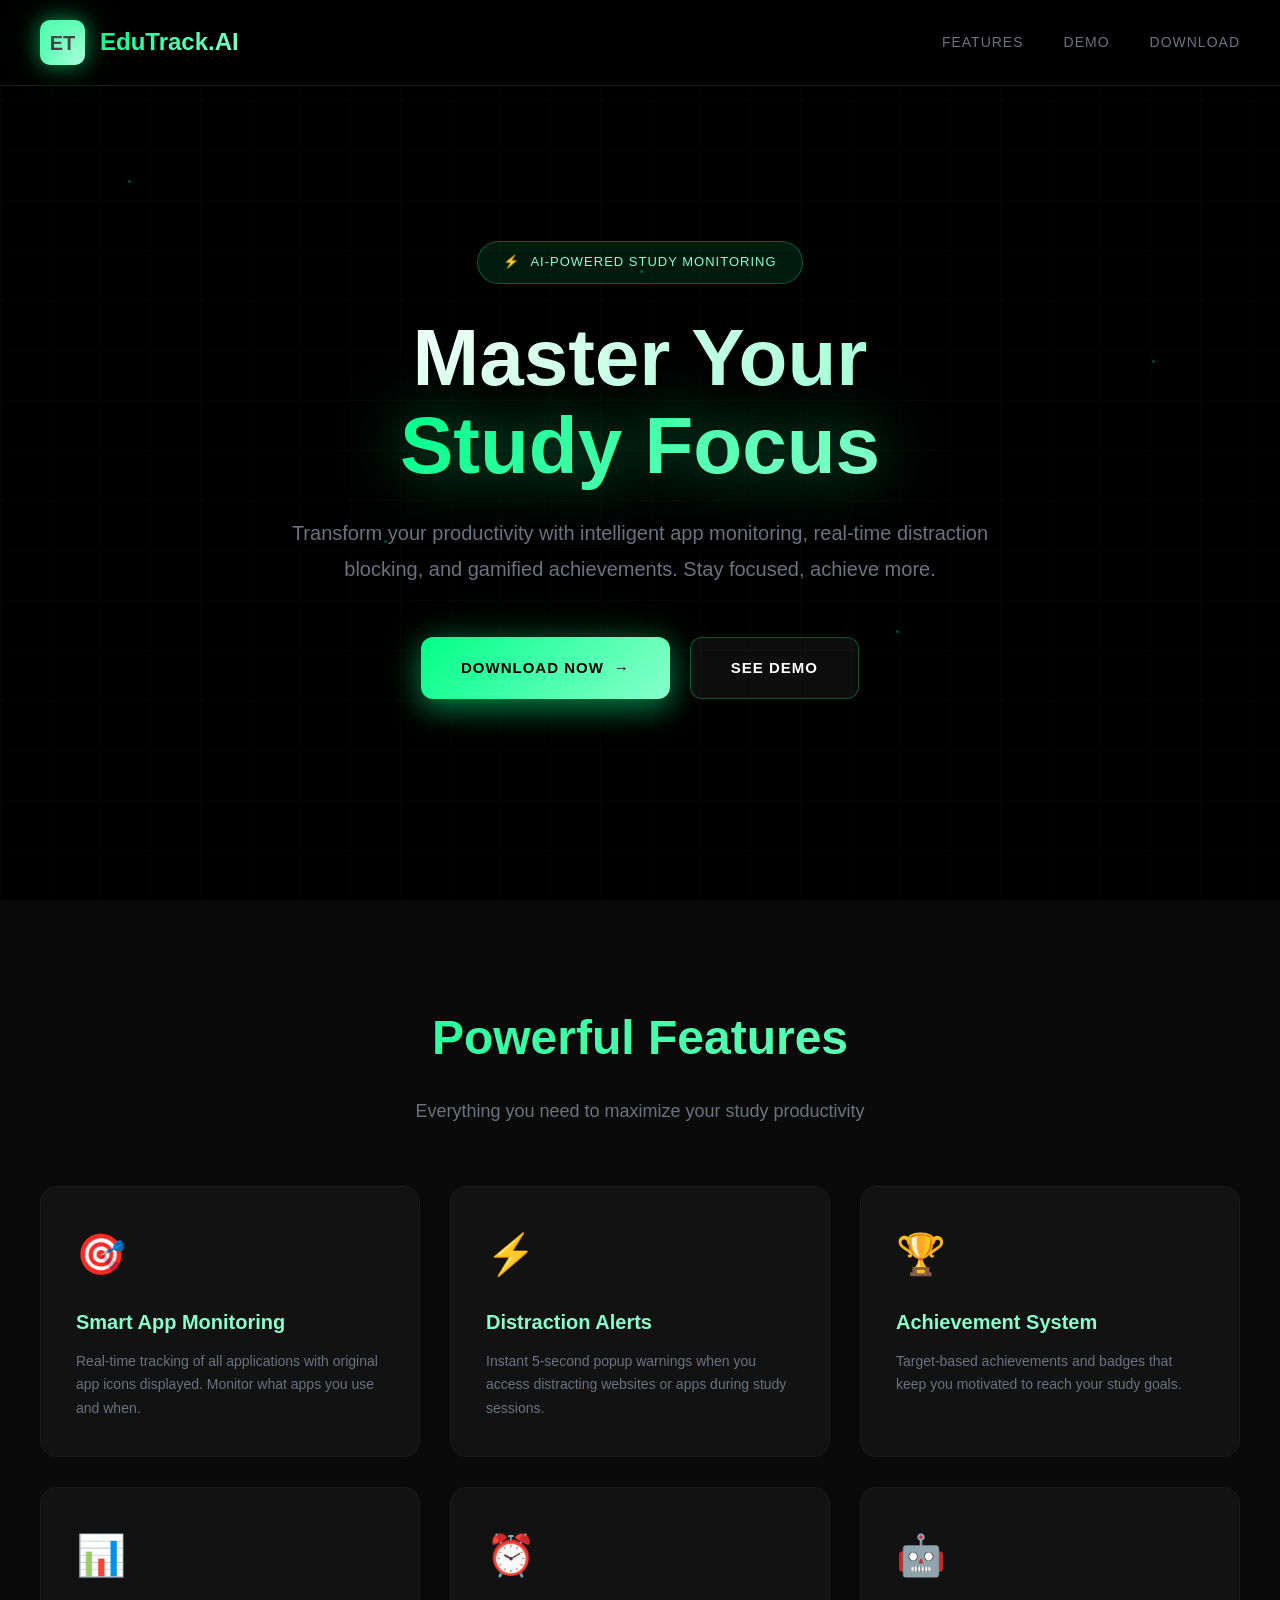
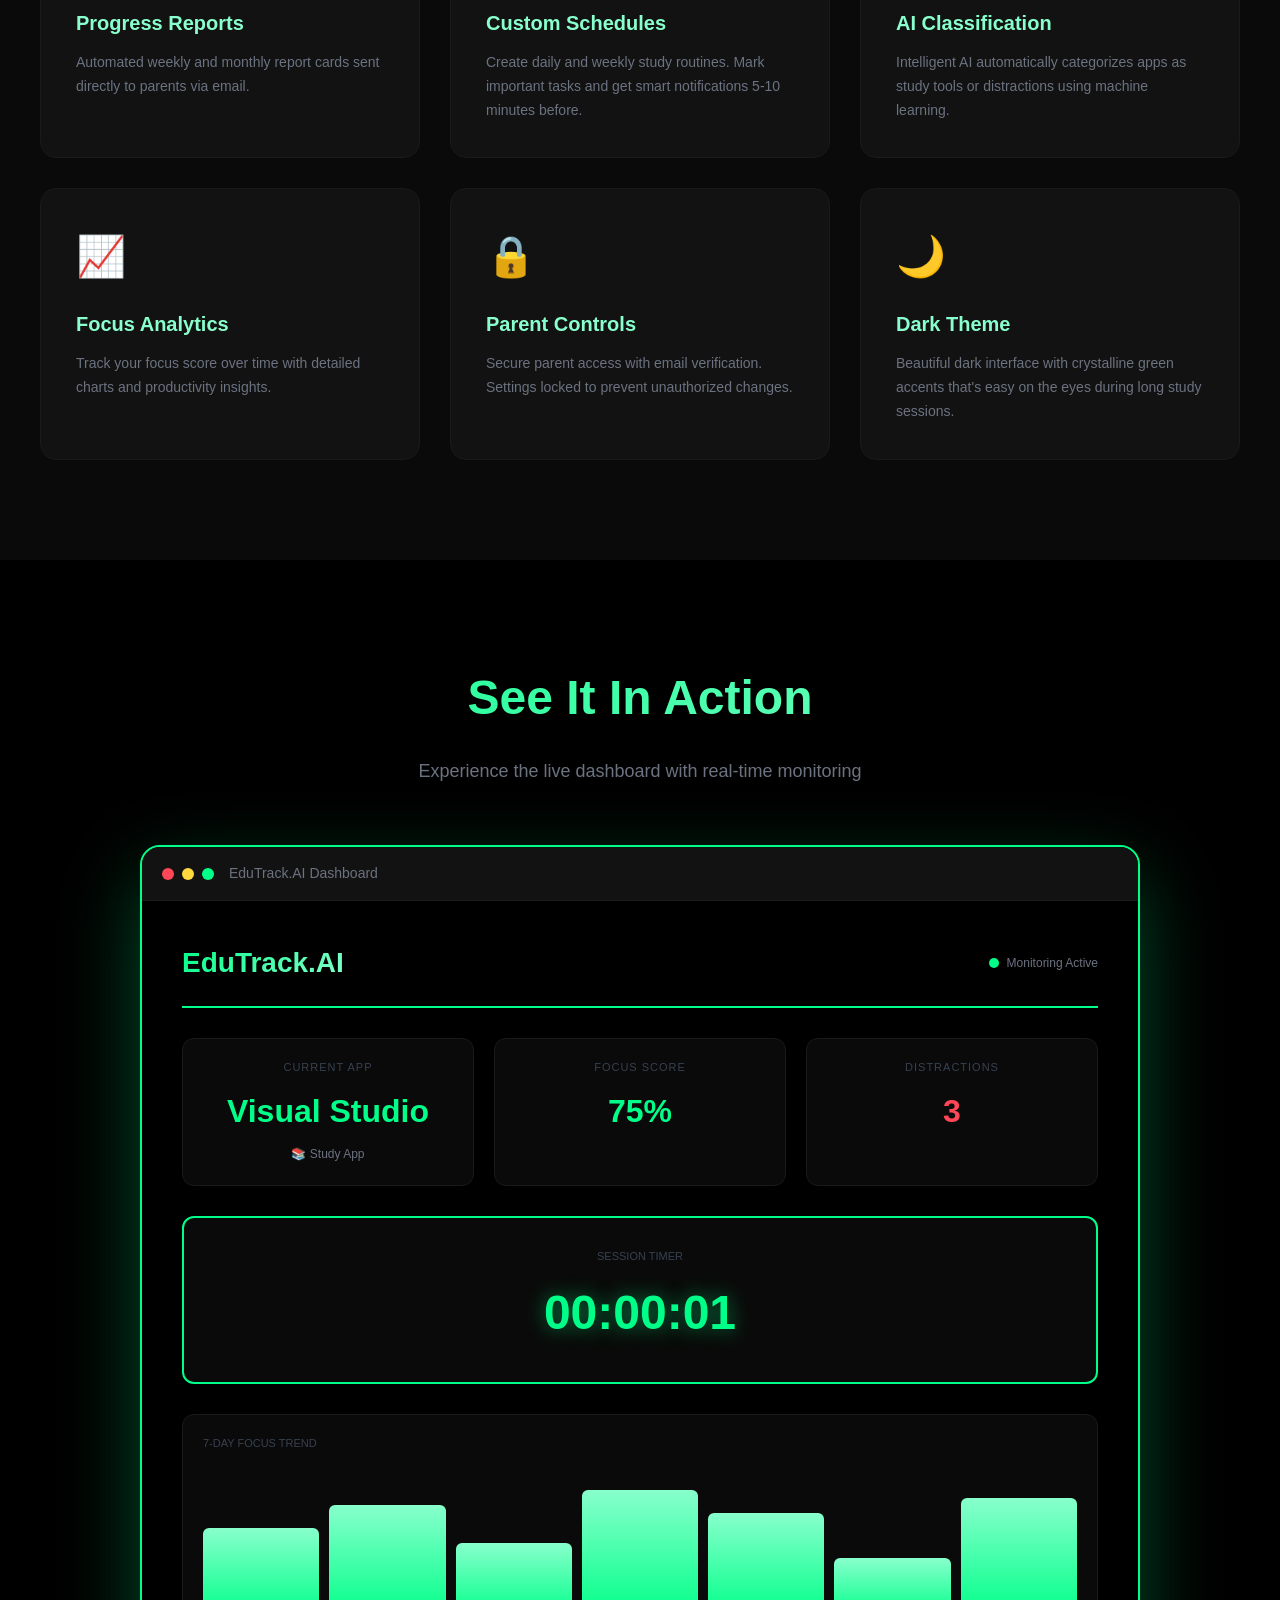
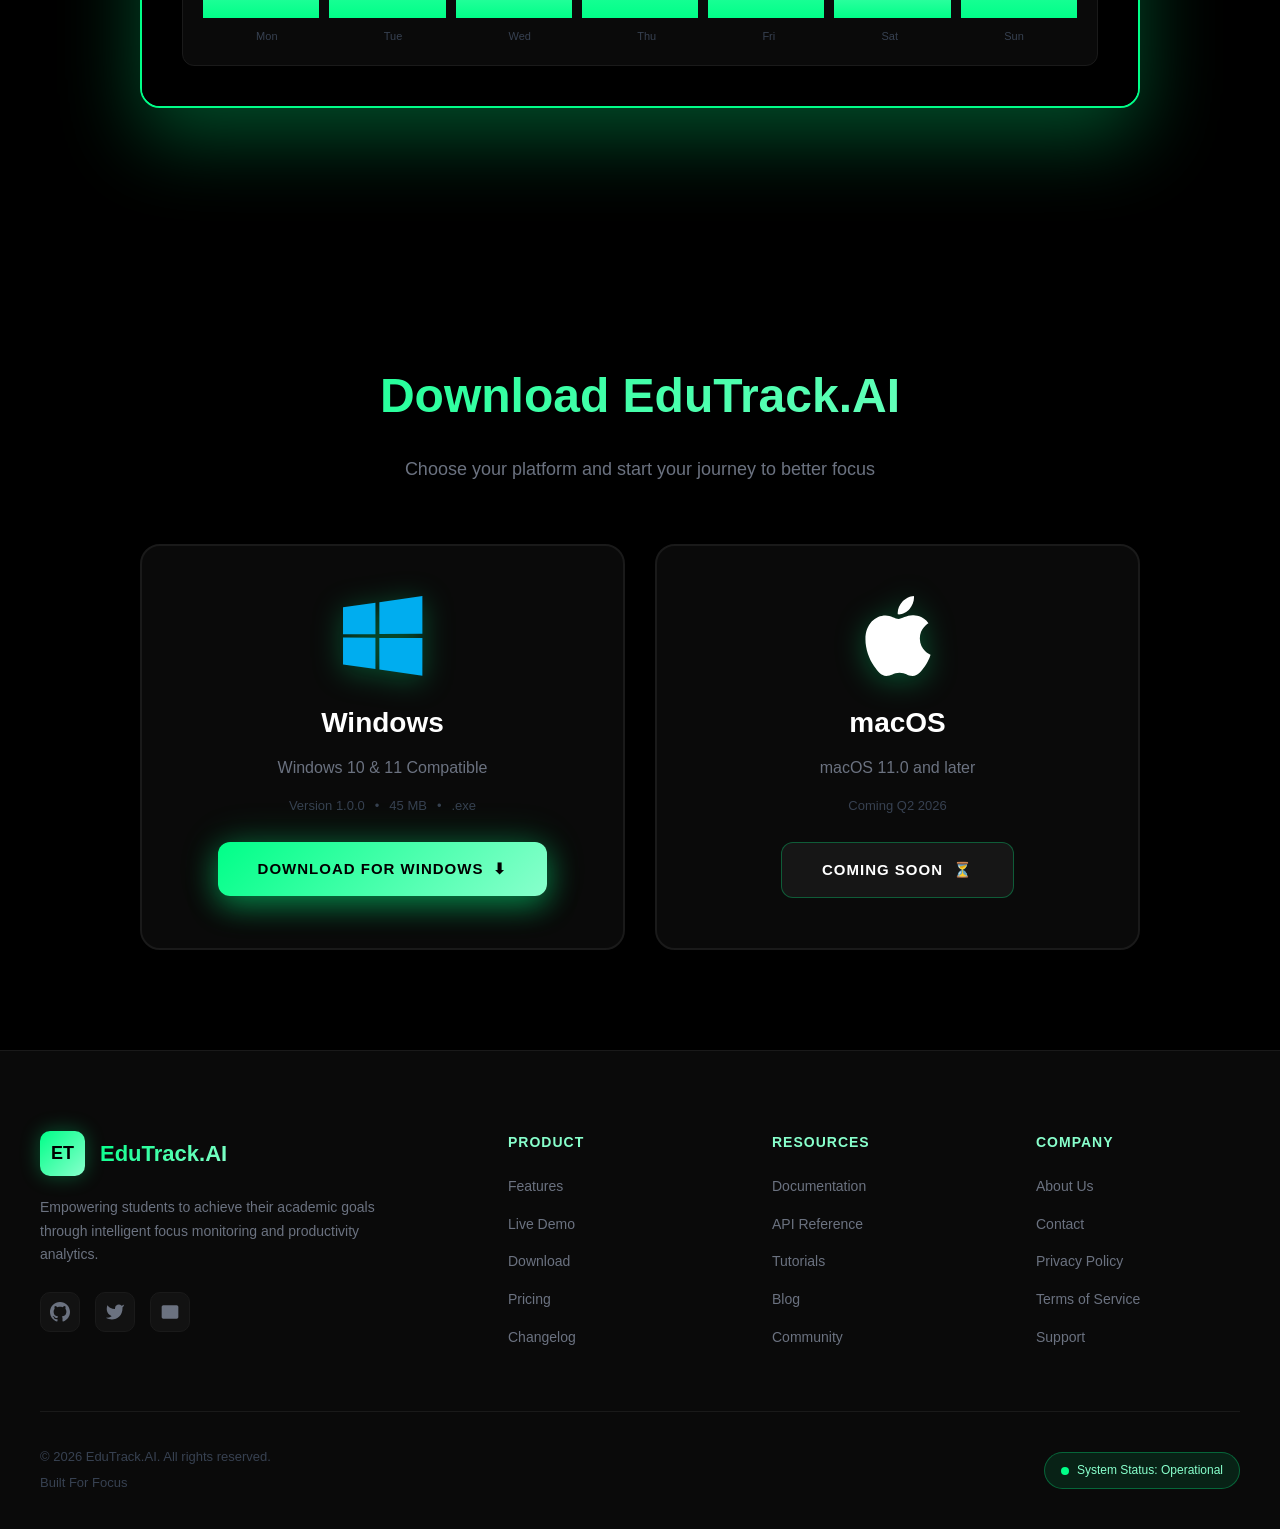
<file: index.html>
<!DOCTYPE html>
<html lang="en">
<head>
    <meta charset="UTF-8">
    <meta name="viewport" content="width=device-width, initial-scale=1.0">
    <title>EduTrack.AI - AI-Powered Study Focus Monitor</title>
    <link rel="stylesheet" href="css/styles.css">
</head>
<body>
    <!-- Animated Background -->
    <div class="grid-background"></div>
    <div class="particles">
        <div class="particle"></div>
        <div class="particle"></div>
        <div class="particle"></div>
        <div class="particle"></div>
        <div class="particle"></div>
    </div>
    
    <!-- Navigation -->
    <nav id="navbar">
        <div class="nav-container">
            <div class="logo">
                <div class="logo-icon">ET</div>
                <div class="logo-text">EduTrack.AI</div>
            </div>
            <div class="nav-links">
                <a href="#features">Features</a>
                <a href="#demo">Demo</a>
                <a href="#download">Download</a>
            </div>
        </div>
    </nav>
    
    <!-- Hero Section -->
    <section class="hero">
        <div class="hero-content">
            <div class="hero-badge">
                <span>⚡</span> AI-POWERED STUDY MONITORING
            </div>
            <h1>Master Your<br><span class="highlight">Study Focus</span></h1>
            <p>Transform your productivity with intelligent app monitoring, real-time distraction blocking, and gamified achievements. Stay focused, achieve more.</p>
            <div class="cta-buttons">
                <a href="#download" class="btn btn-primary">
                    <span>Download Now</span>
                    <span>→</span>
                </a>
                <a href="#demo" class="btn btn-secondary">
                    <span>See Demo</span>
                </a>
            </div>
        </div>
    </section>
    
    <!-- Features Section -->
    <section id="features" class="features-section">
        <div class="section-container">
            <h2 class="section-title">Powerful Features</h2>
            <p class="section-subtitle">Everything you need to maximize your study productivity</p>
            
            <div class="features-grid">
                <div class="feature-card fade-in">
                    <div class="feature-icon">🎯</div>
                    <h3>Smart App Monitoring</h3>
                    <p>Real-time tracking of all applications with original app icons displayed. Monitor what apps you use and when.</p>
                </div>
                
                <div class="feature-card fade-in">
                    <div class="feature-icon">⚡</div>
                    <h3>Distraction Alerts</h3>
                    <p>Instant 5-second popup warnings when you access distracting websites or apps during study sessions.</p>
                </div>
                
                <div class="feature-card fade-in">
                    <div class="feature-icon">🏆</div>
                    <h3>Achievement System</h3>
                    <p>Target-based achievements and badges that keep you motivated to reach your study goals.</p>
                </div>
                
                <div class="feature-card fade-in">
                    <div class="feature-icon">📊</div>
                    <h3>Progress Reports</h3>
                    <p>Automated weekly and monthly report cards sent directly to parents via email.</p>
                </div>
                
                <div class="feature-card fade-in">
                    <div class="feature-icon">⏰</div>
                    <h3>Custom Schedules</h3>
                    <p>Create daily and weekly study routines. Mark important tasks and get smart notifications 5-10 minutes before.</p>
                </div>
                
                <div class="feature-card fade-in">
                    <div class="feature-icon">🤖</div>
                    <h3>AI Classification</h3>
                    <p>Intelligent AI automatically categorizes apps as study tools or distractions using machine learning.</p>
                </div>
                
                <div class="feature-card fade-in">
                    <div class="feature-icon">📈</div>
                    <h3>Focus Analytics</h3>
                    <p>Track your focus score over time with detailed charts and productivity insights.</p>
                </div>
                
                <div class="feature-card fade-in">
                    <div class="feature-icon">🔒</div>
                    <h3>Parent Controls</h3>
                    <p>Secure parent access with email verification. Settings locked to prevent unauthorized changes.</p>
                </div>
                
                <div class="feature-card fade-in">
                    <div class="feature-icon">🌙</div>
                    <h3>Dark Theme</h3>
                    <p>Beautiful dark interface with crystalline green accents that's easy on the eyes during long study sessions.</p>
                </div>
            </div>
        </div>
    </section>
    
    <!-- Live Demo Section -->
    <section id="demo" class="demo-section">
        <div class="section-container">
            <h2 class="section-title">See It In Action</h2>
            <p class="section-subtitle">Experience the live dashboard with real-time monitoring</p>
            
            <div class="demo-window">
                <div class="demo-header">
                    <div class="demo-dots">
                        <span></span>
                        <span></span>
                        <span></span>
                    </div>
                    <div class="demo-title">EduTrack.AI Dashboard</div>
                </div>
                
                <div class="demo-content">
                    <!-- Mini Dashboard Preview -->
                    <div class="mini-dashboard">
                        <div class="mini-header">
                            <div class="mini-logo">EduTrack.AI</div>
                            <div class="mini-status">
                                <span class="status-dot"></span> Monitoring Active
                            </div>
                        </div>
                        
                        <div class="mini-stats">
                            <div class="mini-stat-card">
                                <div class="stat-label">Current App</div>
                                <div class="stat-value" id="demoCurrentApp">Visual Studio</div>
                                <div class="stat-tag">📚 Study App</div>
                            </div>
                            <div class="mini-stat-card">
                                <div class="stat-label">Focus Score</div>
                                <div class="stat-value" id="demoFocusScore">75%</div>
                            </div>
                            <div class="mini-stat-card">
                                <div class="stat-label">Distractions</div>
                                <div class="stat-value warning" id="demoDistractions">3</div>
                            </div>
                        </div>
                        
                        <div class="mini-timer">
                            <div class="timer-label">SESSION TIMER</div>
                            <div class="timer-display" id="demoTimer">00:00:00</div>
                        </div>
                        
                        <div class="mini-chart">
                            <div class="chart-label">7-DAY FOCUS TREND</div>
                            <div class="chart-bars">
                                <div class="chart-bar" style="height: 60%"></div>
                                <div class="chart-bar" style="height: 75%"></div>
                                <div class="chart-bar" style="height: 50%"></div>
                                <div class="chart-bar" style="height: 85%"></div>
                                <div class="chart-bar" style="height: 70%"></div>
                                <div class="chart-bar" style="height: 40%"></div>
                                <div class="chart-bar" style="height: 80%"></div>
                            </div>
                            <div class="chart-labels">
                                <span>Mon</span>
                                <span>Tue</span>
                                <span>Wed</span>
                                <span>Thu</span>
                                <span>Fri</span>
                                <span>Sat</span>
                                <span>Sun</span>
                            </div>
                        </div>
                    </div>
                </div>
            </div>
        </div>
    </section>
    
    <!-- Download Section -->
    <section id="download" class="download-section">
        <div class="section-container">
            <h2 class="section-title">Download EduTrack.AI</h2>
            <p class="section-subtitle">Choose your platform and start your journey to better focus</p>
            
            <div class="download-cards">
                <div class="download-card">
                    <div class="platform-icon">
                        <svg xmlns="http://www.w3.org/2000/svg" viewBox="0 0 88 88" width="80" height="80">
                            <path fill="#00adef" d="m0,12.402,35.687-4.8602,0.0156,34.423-35.67,0.20313zm35.67,33.529,0.0277,34.453-35.67-4.9041-0.002-29.78zm4.3261-39.025,47.318-6.906,0,41.527-47.318,0.37565zm47.329,39.349-0.0111,41.34-47.318-6.6784-0.0663-34.739z"/>
                        </svg>
                    </div>
                    <h3>Windows</h3>
                    <p>Windows 10 & 11 Compatible</p>
                    <div class="download-details">
                        <span>Version 1.0.0</span>
                        <span>•</span>
                        <span>45 MB</span>
                        <span>•</span>
                        <span>.exe</span>
                    </div>
                    <button class="btn btn-primary" onclick="downloadWindows()">
                        <span>Download for Windows</span>
                        <span>⬇</span>
                    </button>
                </div>
                
                <div class="download-card">
                    <div class="platform-icon">
                        <svg xmlns="http://www.w3.org/2000/svg" viewBox="0 0 814 1000" width="70" height="80">
                            <path fill="#ffffff" d="M788.1 340.9c-5.8 4.5-108.2 62.2-108.2 190.5 0 148.4 130.3 200.9 134.2 202.2-.6 3.2-20.7 71.9-68.7 141.9-42.8 61.6-87.5 123.1-155.5 123.1s-85.5-39.5-164-39.5c-76.5 0-103.7 40.8-165.9 40.8s-105.6-57-155.5-127C46.7 790.7 0 663 0 541.8c0-194.4 126.4-297.5 250.8-297.5 66.1 0 121.2 43.4 162.7 43.4 39.5 0 101.1-46 176.3-46 28.5 0 130.9 2.6 198.3 99.2zm-234-181.5c31.1-36.9 53.1-88.1 53.1-139.3 0-7.1-.6-14.3-1.9-20.1-50.6 1.9-110.8 33.7-147.1 75.8-28.5 32.4-55.1 83.6-55.1 135.5 0 7.8 1.3 15.6 1.9 18.1 3.2.6 8.4 1.3 13.6 1.3 45.4 0 102.5-30.4 135.5-71.3z"/>
                        </svg>
                    </div>
                    <h3>macOS</h3>
                    <p>macOS 11.0 and later</p>
                    <div class="download-details">
                        <span>Coming Q2 2026</span>
                    </div>
                    <button class="btn btn-secondary" onclick="showComingSoon()">
                        <span>Coming Soon</span>
                        <span>⏳</span>
                    </button>
                </div>
            </div>
        </div>
    </section>
    
    <!-- Footer -->
    <footer>
        <div class="footer-container">
            <div class="footer-grid">
                <!-- Brand Section -->
                <div class="footer-section footer-brand">
                    <div class="footer-logo-main">
                        <div class="footer-logo-icon">ET</div>
                        <div class="footer-logo-text">EduTrack.AI</div>
                    </div>
                    <p class="footer-description">Empowering students to achieve their academic goals through intelligent focus monitoring and productivity analytics.</p>
                    <div class="footer-social">
                        <a href="#" class="social-link" aria-label="GitHub">
                            <svg width="20" height="20" fill="currentColor" viewBox="0 0 24 24">
                                <path d="M12 0c-6.626 0-12 5.373-12 12 0 5.302 3.438 9.8 8.207 11.387.599.111.793-.261.793-.577v-2.234c-3.338.726-4.033-1.416-4.033-1.416-.546-1.387-1.333-1.756-1.333-1.756-1.089-.745.083-.729.083-.729 1.205.084 1.839 1.237 1.839 1.237 1.07 1.834 2.807 1.304 3.492.997.107-.775.418-1.305.762-1.604-2.665-.305-5.467-1.334-5.467-5.931 0-1.311.469-2.381 1.236-3.221-.124-.303-.535-1.524.117-3.176 0 0 1.008-.322 3.301 1.23.957-.266 1.983-.399 3.003-.404 1.02.005 2.047.138 3.006.404 2.291-1.552 3.297-1.23 3.297-1.23.653 1.653.242 2.874.118 3.176.77.84 1.235 1.911 1.235 3.221 0 4.609-2.807 5.624-5.479 5.921.43.372.823 1.102.823 2.222v3.293c0 .319.192.694.801.576 4.765-1.589 8.199-6.086 8.199-11.386 0-6.627-5.373-12-12-12z"/>
                            </svg>
                        </a>
                        <a href="#" class="social-link" aria-label="Twitter">
                            <svg width="20" height="20" fill="currentColor" viewBox="0 0 24 24">
                                <path d="M23 3a10.9 10.9 0 01-3.14 1.53 4.48 4.48 0 00-7.86 3v1A10.66 10.66 0 013 4s-4 9 5 13a11.64 11.64 0 01-7 2c9 5 20 0 20-11.5a4.5 4.5 0 00-.08-.83A7.72 7.72 0 0023 3z"/>
                            </svg>
                        </a>
                        <a href="#" class="social-link" aria-label="Email">
                            <svg width="20" height="20" fill="currentColor" viewBox="0 0 24 24">
                                <path d="M4 4h16c1.1 0 2 .9 2 2v12c0 1.1-.9 2-2 2H4c-1.1 0-2-.9-2-2V6c0-1.1.9-2 2-2z"/>
                                <polyline points="22,6 12,13 2,6"/>
                            </svg>
                        </a>
                    </div>
                </div>
                
                <!-- Product Links -->
                <div class="footer-section">
                    <h4>Product</h4>
                    <ul class="footer-links">
                        <li><a href="#features">Features</a></li>
                        <li><a href="#demo">Live Demo</a></li>
                        <li><a href="#download">Download</a></li>
                        <li><a href="#">Pricing</a></li>
                        <li><a href="#">Changelog</a></li>
                    </ul>
                </div>
                
                <!-- Resources Links -->
                <div class="footer-section">
                    <h4>Resources</h4>
                    <ul class="footer-links">
                        <li><a href="#">Documentation</a></li>
                        <li><a href="#">API Reference</a></li>
                        <li><a href="#">Tutorials</a></li>
                        <li><a href="#">Blog</a></li>
                        <li><a href="#">Community</a></li>
                    </ul>
                </div>
                
                <!-- Company Links -->
                <div class="footer-section">
                    <h4>Company</h4>
                    <ul class="footer-links">
                        <li><a href="pages/about.html">About Us</a></li>
                        <li><a href="pages/contact.html">Contact</a></li>
                        <li><a href="pages/privacy.html">Privacy Policy</a></li>
                        <li><a href="pages/terms.html">Terms of Service</a></li>
                        <li><a href="pages/support.html">Support</a></li>
                    </ul>
                </div>
            </div>
            
            <!-- Footer Bottom -->
            <div class="footer-bottom">
                <div class="footer-bottom-left">
                    <p>© 2026 EduTrack.AI. All rights reserved.</p>
                    <p class="footer-tagline">Built For Focus</p>
                </div>
                <div class="footer-bottom-right">
                    <span class="footer-badge">
                        <span class="badge-dot"></span>
                        System Status: Operational
                    </span>
                </div>
            </div>
        </div>
    </footer>
    
    <!-- Coming Soon Modal -->
    <div class="modal" id="comingSoonModal">
        <div class="modal-content">
            <div class="modal-icon">🚀</div>
            <h3>Coming Soon!</h3>
            <p>macOS version is currently under development.<br>We'll notify you when it's ready!</p>
            <button class="btn btn-primary" onclick="closeModal()">Got It!</button>
        </div>
    </div>
    
    <script src="js/main.js"></script>
</body>
</html>
</file>
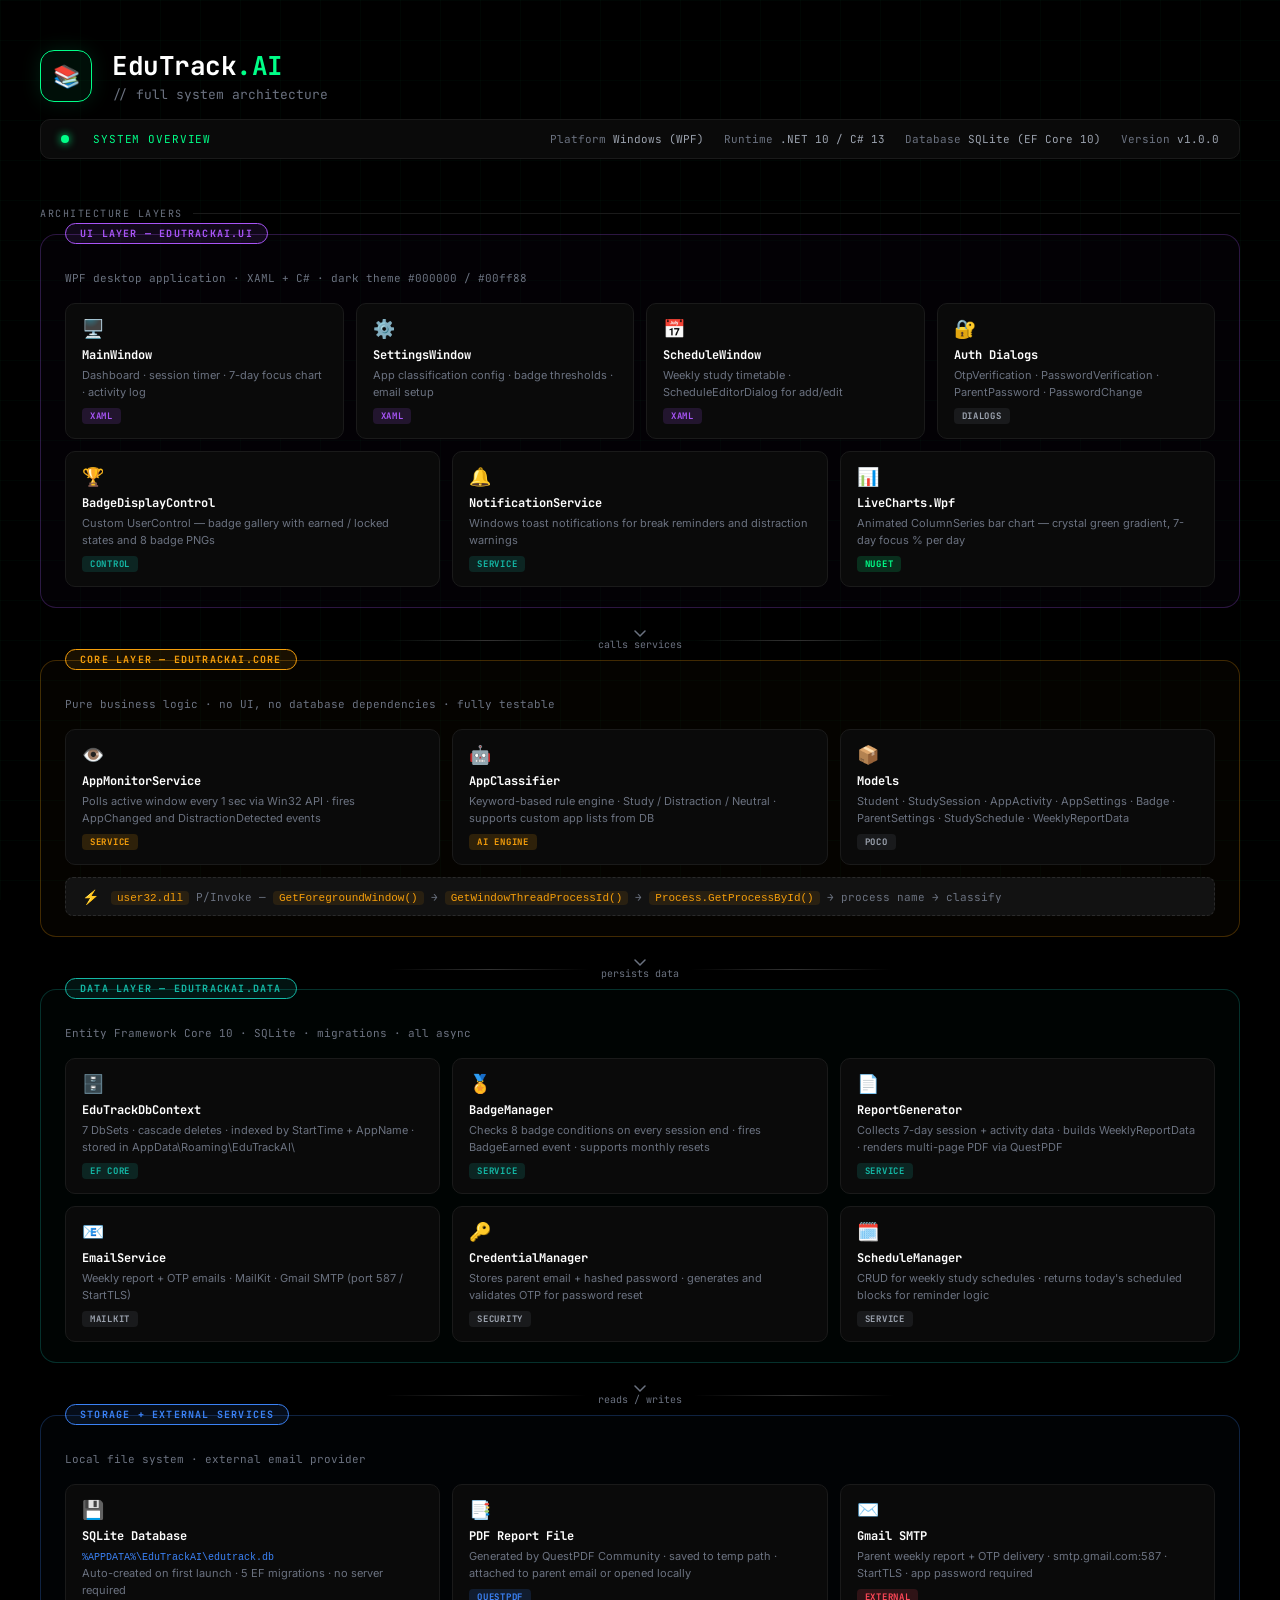
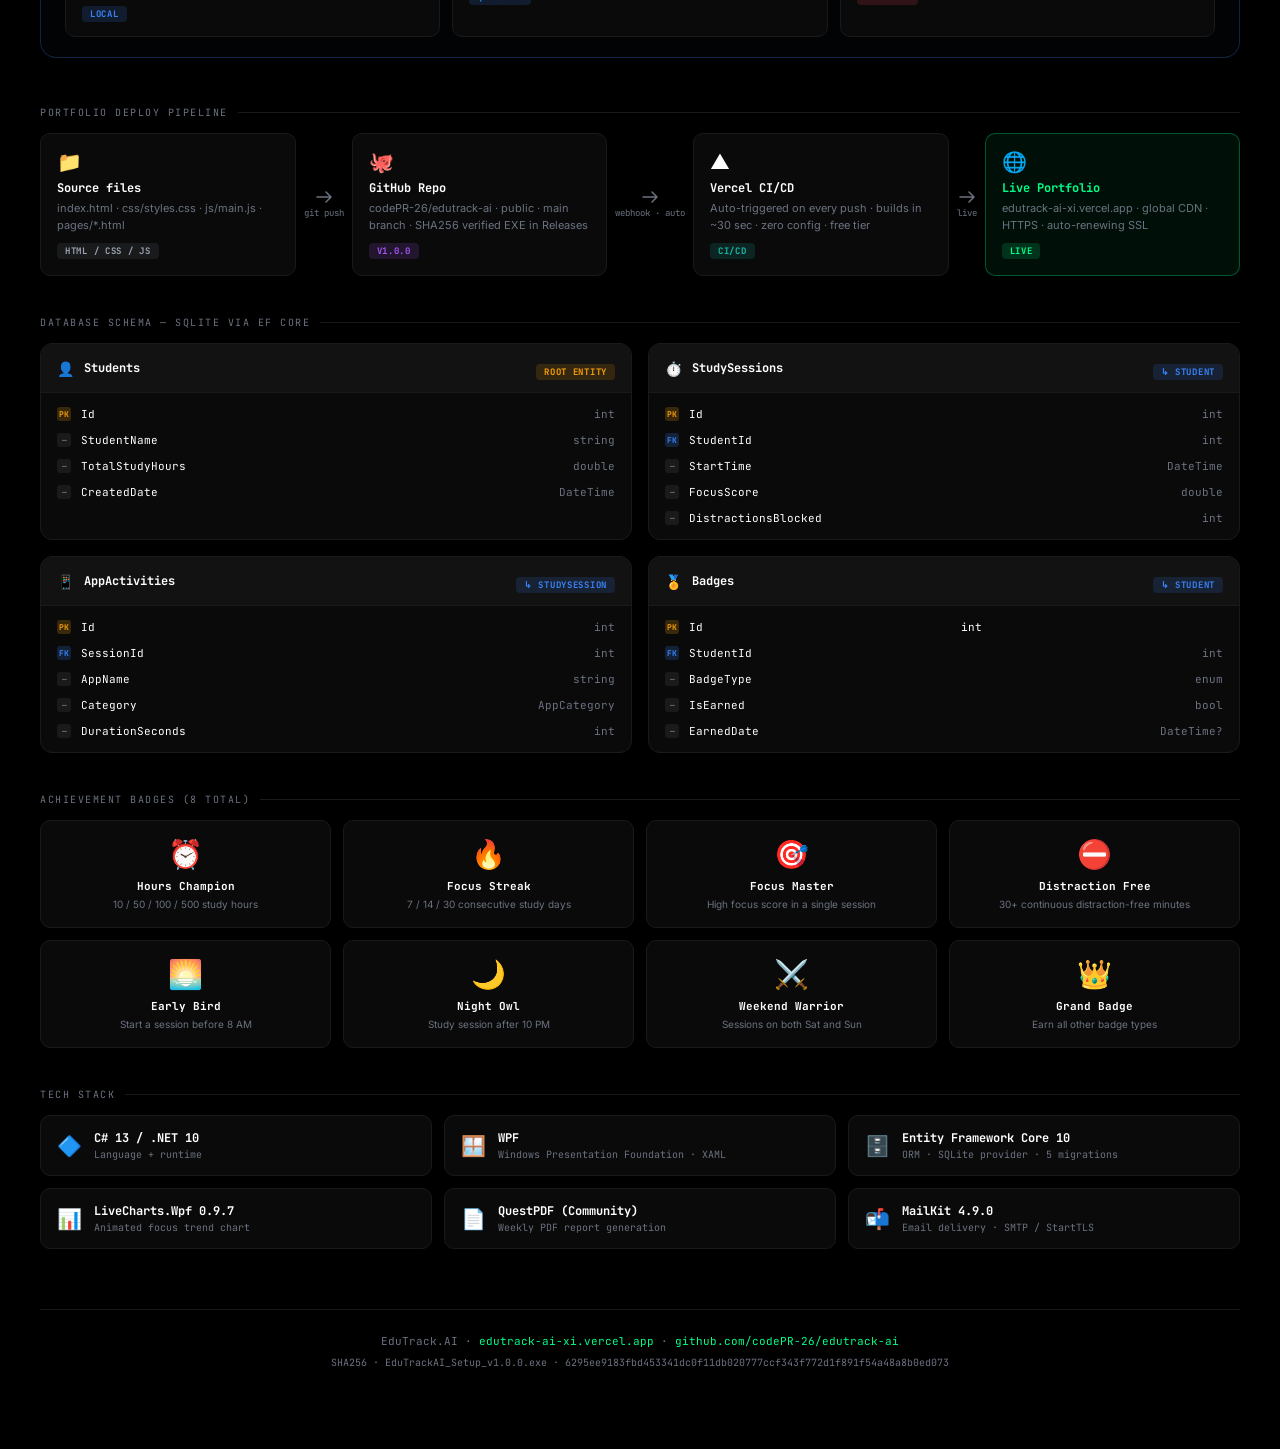
<file: architecture.html>
<!DOCTYPE html>
<html lang="en">
<head>
<meta charset="UTF-8"/>
<meta name="viewport" content="width=device-width, initial-scale=1.0"/>
<title>EduTrack.AI — Full System Architecture</title>
<link href="https://fonts.googleapis.com/css2?family=JetBrains+Mono:wght@400;500;700&family=Inter:wght@300;400;500;600&display=swap" rel="stylesheet"/>
<style>
  :root {
    --bg:        #000000;
    --bg-card:   #0a0a0a;
    --bg-panel:  #121212;
    --border:    #1a1a1a;
    --border-md: #2a2a2a;
    --border-hi: #333333;
    --green:     #00ff88;
    --green-dim: #00cc6a;
    --green-glow:rgba(0,255,136,0.12);
    --green-bg:  rgba(0,255,136,0.06);
    --red:       #ff4757;
    --red-bg:    rgba(255,71,87,0.08);
    --amber:     #f59e0b;
    --amber-bg:  rgba(245,158,11,0.08);
    --blue:      #3b82f6;
    --blue-bg:   rgba(59,130,246,0.08);
    --purple:    #a855f7;
    --purple-bg: rgba(168,85,247,0.08);
    --teal:      #14b8a6;
    --teal-bg:   rgba(20,184,166,0.08);
    --muted:     #6b7280;
    --muted-hi:  #9ca3af;
    --white:     #ffffff;
    --mono:      'JetBrains Mono', monospace;
    --sans:      'Inter', sans-serif;
  }

  * { box-sizing: border-box; margin: 0; padding: 0; }

  body {
    background: var(--bg);
    color: var(--white);
    font-family: var(--sans);
    min-height: 100vh;
    padding: 48px 32px 80px;
    overflow-x: hidden;
  }

  /* Subtle grid background */
  body::before {
    content: '';
    position: fixed;
    inset: 0;
    background-image:
      linear-gradient(rgba(0,255,136,0.025) 1px, transparent 1px),
      linear-gradient(90deg, rgba(0,255,136,0.025) 1px, transparent 1px);
    background-size: 40px 40px;
    pointer-events: none;
    z-index: 0;
  }

  .page { position: relative; z-index: 1; max-width: 1200px; margin: 0 auto; }

  /* ──────────────── HEADER ──────────────── */
  .header {
    display: flex;
    align-items: center;
    gap: 20px;
    margin-bottom: 16px;
    animation: fadeDown 0.6s ease both;
  }
  .logo-ring {
    width: 52px; height: 52px;
    border-radius: 14px;
    border: 1.5px solid var(--green);
    background: var(--green-bg);
    display: flex; align-items: center; justify-content: center;
    font-size: 22px;
    box-shadow: 0 0 20px var(--green-glow);
    flex-shrink: 0;
  }
  .header-text h1 {
    font-family: var(--mono);
    font-size: 26px;
    font-weight: 700;
    letter-spacing: -0.5px;
    color: var(--white);
  }
  .header-text h1 span { color: var(--green); }
  .header-text p {
    font-size: 13px;
    color: var(--muted);
    margin-top: 3px;
    font-family: var(--mono);
  }

  .status-bar {
    display: flex;
    align-items: center;
    gap: 24px;
    margin-bottom: 48px;
    padding: 12px 20px;
    background: var(--bg-card);
    border: 1px solid var(--border);
    border-radius: 10px;
    animation: fadeDown 0.6s 0.1s ease both;
  }
  .status-dot {
    width: 8px; height: 8px;
    border-radius: 50%;
    background: var(--green);
    box-shadow: 0 0 8px var(--green);
    animation: pulse 2s ease infinite;
  }
  .status-bar .label {
    font-family: var(--mono);
    font-size: 11px;
    color: var(--green);
    letter-spacing: 0.08em;
    text-transform: uppercase;
  }
  .meta-items {
    display: flex;
    gap: 20px;
    margin-left: auto;
  }
  .meta-item {
    font-family: var(--mono);
    font-size: 11px;
    color: var(--muted);
  }
  .meta-item span { color: var(--muted-hi); }

  /* ──────────────── SECTION LABEL ──────────────── */
  .section-label {
    font-family: var(--mono);
    font-size: 10px;
    letter-spacing: 0.15em;
    text-transform: uppercase;
    color: var(--muted);
    margin-bottom: 14px;
    display: flex;
    align-items: center;
    gap: 10px;
  }
  .section-label::after {
    content: '';
    flex: 1;
    height: 1px;
    background: var(--border);
  }

  /* ──────────────── LAYER WRAPPER ──────────────── */
  .layer {
    border: 1px solid var(--border);
    border-radius: 16px;
    padding: 24px 24px 20px;
    margin-bottom: 16px;
    position: relative;
    animation: fadeUp 0.5s ease both;
  }
  .layer-badge {
    position: absolute;
    top: -12px;
    left: 24px;
    padding: 3px 14px;
    border-radius: 20px;
    font-family: var(--mono);
    font-size: 10px;
    font-weight: 700;
    letter-spacing: 0.12em;
    text-transform: uppercase;
    border: 1px solid currentColor;
  }
  .layer-sub {
    font-family: var(--mono);
    font-size: 11px;
    color: var(--muted);
    margin-bottom: 18px;
    padding-top: 4px;
  }

  .layer-ui    { border-color: rgba(168,85,247,0.25); background: rgba(168,85,247,0.02); }
  .layer-core  { border-color: rgba(245,158,11,0.25);  background: rgba(245,158,11,0.02); }
  .layer-data  { border-color: rgba(20,184,166,0.25);  background: rgba(20,184,166,0.02); }
  .layer-store { border-color: rgba(59,130,246,0.25);  background: rgba(59,130,246,0.02); }

  .badge-ui    { color: var(--purple); background: rgba(168,85,247,0.1); }
  .badge-core  { color: var(--amber);  background: rgba(245,158,11,0.1); }
  .badge-data  { color: var(--teal);   background: rgba(20,184,166,0.1); }
  .badge-store { color: var(--blue);   background: rgba(59,130,246,0.1); }

  /* ──────────────── NODE GRID ──────────────── */
  .node-grid {
    display: grid;
    gap: 12px;
  }
  .grid-2 { grid-template-columns: repeat(2, 1fr); }
  .grid-3 { grid-template-columns: repeat(3, 1fr); }
  .grid-4 { grid-template-columns: repeat(4, 1fr); }
  .grid-5 { grid-template-columns: repeat(5, 1fr); }

  /* ──────────────── NODE CARD ──────────────── */
  .node {
    background: var(--bg-card);
    border: 1px solid var(--border);
    border-radius: 10px;
    padding: 14px 16px;
    cursor: pointer;
    transition: border-color 0.2s, background 0.2s, transform 0.15s;
    position: relative;
    overflow: hidden;
  }
  .node::before {
    content: '';
    position: absolute;
    top: 0; left: 0;
    width: 3px;
    height: 100%;
    border-radius: 10px 0 0 10px;
    opacity: 0;
    transition: opacity 0.2s;
  }
  .node:hover { transform: translateY(-2px); }
  .node:hover::before { opacity: 1; }

  .node-purple::before { background: var(--purple); }
  .node-amber::before  { background: var(--amber);  }
  .node-teal::before   { background: var(--teal);   }
  .node-blue::before   { background: var(--blue);   }
  .node-green::before  { background: var(--green);  }
  .node-red::before    { background: var(--red);    }
  .node-gray::before   { background: var(--muted);  }

  .node:hover.node-purple { border-color: rgba(168,85,247,0.5); background: var(--purple-bg); }
  .node:hover.node-amber  { border-color: rgba(245,158,11,0.5);  background: var(--amber-bg); }
  .node:hover.node-teal   { border-color: rgba(20,184,166,0.5);  background: var(--teal-bg);  }
  .node:hover.node-blue   { border-color: rgba(59,130,246,0.5);  background: var(--blue-bg);  }
  .node:hover.node-green  { border-color: rgba(0,255,136,0.5);   background: var(--green-bg); }
  .node:hover.node-red    { border-color: rgba(255,71,87,0.5);   background: var(--red-bg);   }
  .node:hover.node-gray   { border-color: var(--border-hi); }

  .node-icon {
    font-size: 18px;
    margin-bottom: 8px;
    display: block;
  }
  .node-title {
    font-family: var(--mono);
    font-size: 12px;
    font-weight: 700;
    color: var(--white);
    margin-bottom: 4px;
    white-space: nowrap;
    overflow: hidden;
    text-overflow: ellipsis;
  }
  .node-sub {
    font-size: 11px;
    color: var(--muted);
    line-height: 1.5;
  }
  .node-tag {
    display: inline-block;
    margin-top: 8px;
    padding: 2px 8px;
    border-radius: 4px;
    font-family: var(--mono);
    font-size: 9px;
    font-weight: 700;
    letter-spacing: 0.08em;
    text-transform: uppercase;
  }
  .tag-purple { background: rgba(168,85,247,0.15); color: var(--purple); }
  .tag-amber  { background: rgba(245,158,11,0.15);  color: var(--amber);  }
  .tag-teal   { background: rgba(20,184,166,0.15);  color: var(--teal);   }
  .tag-blue   { background: rgba(59,130,246,0.15);  color: var(--blue);   }
  .tag-green  { background: rgba(0,255,136,0.15);   color: var(--green);  }
  .tag-red    { background: rgba(255,71,87,0.15);   color: var(--red);    }
  .tag-gray   { background: rgba(107,114,128,0.15); color: var(--muted-hi); }

  /* ──────────────── ARROWS BETWEEN LAYERS ──────────────── */
  .layer-arrow {
    display: flex;
    align-items: center;
    justify-content: center;
    gap: 12px;
    margin: 4px 0;
    height: 32px;
  }
  .arrow-line {
    flex: 1;
    max-width: 200px;
    height: 1px;
    background: linear-gradient(90deg, transparent, var(--border-hi), transparent);
  }
  .arrow-label {
    font-family: var(--mono);
    font-size: 10px;
    color: var(--muted);
    text-align: center;
    white-space: nowrap;
  }
  .arrow-chevron {
    display: flex;
    flex-direction: column;
    align-items: center;
    color: var(--muted);
  }
  .arrow-chevron svg { display: block; }

  /* ──────────────── WIN32 CALLOUT ──────────────── */
  .callout {
    margin-top: 12px;
    padding: 10px 16px;
    background: var(--bg-panel);
    border: 1px dashed var(--border-md);
    border-radius: 8px;
    display: flex;
    align-items: center;
    gap: 12px;
  }
  .callout-icon { font-size: 14px; }
  .callout-text {
    font-family: var(--mono);
    font-size: 11px;
    color: var(--muted);
  }
  .callout-text code {
    color: var(--amber);
    background: rgba(245,158,11,0.1);
    padding: 1px 6px;
    border-radius: 4px;
  }

  /* ──────────────── DEPLOY SECTION ──────────────── */
  .deploy-flow {
    display: flex;
    align-items: stretch;
    gap: 0;
    margin-top: 8px;
  }
  .deploy-node {
    flex: 1;
    background: var(--bg-card);
    border: 1px solid var(--border);
    border-radius: 10px;
    padding: 16px;
    position: relative;
  }
  .deploy-node:hover {
    border-color: var(--border-hi);
  }
  .deploy-arrow {
    display: flex;
    align-items: center;
    padding: 0 8px;
    color: var(--muted);
    flex-shrink: 0;
    flex-direction: column;
    justify-content: center;
    gap: 4px;
  }
  .deploy-arrow-label {
    font-family: var(--mono);
    font-size: 9px;
    color: var(--muted);
    text-align: center;
    white-space: nowrap;
  }
  .deploy-icon { font-size: 20px; margin-bottom: 6px; }
  .deploy-title {
    font-family: var(--mono);
    font-size: 12px;
    font-weight: 700;
    color: var(--white);
    margin-bottom: 4px;
  }
  .deploy-sub {
    font-size: 11px;
    color: var(--muted);
    line-height: 1.5;
  }

  /* ──────────────── DB SCHEMA ──────────────── */
  .schema-section {
    margin-top: 40px;
    animation: fadeUp 0.5s 0.5s ease both;
  }
  .schema-grid {
    display: grid;
    grid-template-columns: 1fr 1fr;
    gap: 16px;
  }
  .schema-table {
    background: var(--bg-card);
    border: 1px solid var(--border);
    border-radius: 12px;
    overflow: hidden;
  }
  .schema-header {
    padding: 12px 16px;
    background: var(--bg-panel);
    border-bottom: 1px solid var(--border);
    display: flex;
    align-items: center;
    gap: 10px;
  }
  .schema-header-icon { font-size: 14px; }
  .schema-header-name {
    font-family: var(--mono);
    font-size: 12px;
    font-weight: 700;
    color: var(--white);
  }
  .schema-fields {
    padding: 8px 0;
  }
  .schema-field {
    display: flex;
    align-items: center;
    gap: 10px;
    padding: 6px 16px;
    font-family: var(--mono);
    font-size: 11px;
  }
  .schema-field:hover { background: var(--bg-panel); }
  .field-key {
    width: 14px;
    height: 14px;
    border-radius: 3px;
    display: flex;
    align-items: center;
    justify-content: center;
    font-size: 8px;
    font-weight: 700;
    flex-shrink: 0;
  }
  .field-pk { background: rgba(245,158,11,0.2); color: var(--amber); }
  .field-fk { background: rgba(59,130,246,0.2);  color: var(--blue); }
  .field-col { background: var(--border); color: var(--muted); }
  .field-name { color: var(--white); flex: 1; }
  .field-type { color: var(--muted); }

  /* ──────────────── BADGES SECTION ──────────────── */
  .badges-section {
    margin-top: 40px;
    animation: fadeUp 0.5s 0.6s ease both;
  }
  .badges-grid {
    display: grid;
    grid-template-columns: repeat(4, 1fr);
    gap: 12px;
  }
  .badge-card {
    background: var(--bg-card);
    border: 1px solid var(--border);
    border-radius: 10px;
    padding: 16px 14px;
    text-align: center;
    transition: border-color 0.2s, background 0.2s;
    cursor: default;
  }
  .badge-card:hover {
    border-color: var(--green);
    background: var(--green-bg);
  }
  .badge-emoji { font-size: 28px; margin-bottom: 8px; display: block; }
  .badge-name {
    font-family: var(--mono);
    font-size: 11px;
    font-weight: 700;
    color: var(--white);
    margin-bottom: 4px;
  }
  .badge-desc {
    font-size: 10px;
    color: var(--muted);
    line-height: 1.4;
  }

  /* ──────────────── TECH STACK ──────────────── */
  .stack-section {
    margin-top: 40px;
    animation: fadeUp 0.5s 0.7s ease both;
  }
  .stack-grid {
    display: grid;
    grid-template-columns: repeat(3, 1fr);
    gap: 12px;
  }
  .stack-item {
    background: var(--bg-card);
    border: 1px solid var(--border);
    border-radius: 10px;
    padding: 14px 16px;
    display: flex;
    align-items: center;
    gap: 12px;
  }
  .stack-icon { font-size: 20px; flex-shrink: 0; }
  .stack-name {
    font-family: var(--mono);
    font-size: 12px;
    font-weight: 700;
    color: var(--white);
  }
  .stack-version {
    font-family: var(--mono);
    font-size: 10px;
    color: var(--muted);
    margin-top: 2px;
  }

  /* ──────────────── FOOTER ──────────────── */
  .footer {
    margin-top: 60px;
    text-align: center;
    font-family: var(--mono);
    font-size: 11px;
    color: var(--muted);
    padding-top: 24px;
    border-top: 1px solid var(--border);
  }
  .footer a {
    color: var(--green);
    text-decoration: none;
  }
  .footer a:hover { text-decoration: underline; }

  /* ──────────────── ANIMATIONS ──────────────── */
  @keyframes fadeDown {
    from { opacity: 0; transform: translateY(-16px); }
    to   { opacity: 1; transform: translateY(0); }
  }
  @keyframes fadeUp {
    from { opacity: 0; transform: translateY(16px); }
    to   { opacity: 1; transform: translateY(0); }
  }
  @keyframes pulse {
    0%, 100% { opacity: 1; box-shadow: 0 0 8px var(--green); }
    50%       { opacity: 0.6; box-shadow: 0 0 4px var(--green); }
  }

  .layer:nth-child(1) { animation-delay: 0.15s; }
  .layer:nth-child(2) { animation-delay: 0.25s; }
  .layer:nth-child(3) { animation-delay: 0.35s; }
  .layer:nth-child(4) { animation-delay: 0.45s; }

  /* ──────────────── TOOLTIP / EXPAND ──────────────── */
  .node[data-detail]:hover .node-sub { color: var(--muted-hi); }

  /* ──────────────── RESPONSIVE ──────────────── */
  @media (max-width: 900px) {
    .grid-4 { grid-template-columns: repeat(2, 1fr); }
    .grid-5 { grid-template-columns: repeat(2, 1fr); }
    .badges-grid { grid-template-columns: repeat(2, 1fr); }
    .stack-grid  { grid-template-columns: repeat(2, 1fr); }
    .deploy-flow { flex-direction: column; }
    .deploy-arrow { flex-direction: row; padding: 4px 0; }
    .schema-grid { grid-template-columns: 1fr; }
  }
  @media (max-width: 600px) {
    body { padding: 24px 16px 60px; }
    .grid-2, .grid-3 { grid-template-columns: 1fr; }
  }
</style>
</head>
<body>
<div class="page">

  <!-- ─── HEADER ─── -->
  <div class="header">
    <div class="logo-ring">📚</div>
    <div class="header-text">
      <h1>EduTrack<span>.AI</span></h1>
      <p>// full system architecture</p>
    </div>
  </div>

  <div class="status-bar">
    <div class="status-dot"></div>
    <span class="label">System Overview</span>
    <div class="meta-items">
      <span class="meta-item">Platform <span>Windows (WPF)</span></span>
      <span class="meta-item">Runtime <span>.NET 10 / C# 13</span></span>
      <span class="meta-item">Database <span>SQLite (EF Core 10)</span></span>
      <span class="meta-item">Version <span>v1.0.0</span></span>
    </div>
  </div>

  <!-- ─── LAYER 1: UI ─── -->
  <div class="section-label">Architecture layers</div>

  <div class="layer layer-ui">
    <span class="layer-badge badge-ui">UI Layer — EduTrackAI.UI</span>
    <div class="layer-sub" style="margin-top:8px">WPF desktop application · XAML + C# · dark theme #000000 / #00ff88</div>

    <div class="node-grid grid-4" style="margin-bottom:12px">

      <div class="node node-purple" onclick="ping(this)" title="Main dashboard window">
        <span class="node-icon">🖥️</span>
        <div class="node-title">MainWindow</div>
        <div class="node-sub">Dashboard · session timer · 7-day focus chart · activity log</div>
        <span class="node-tag tag-purple">XAML</span>
      </div>

      <div class="node node-purple" onclick="ping(this)" title="Parent-locked settings">
        <span class="node-icon">⚙️</span>
        <div class="node-title">SettingsWindow</div>
        <div class="node-sub">App classification config · badge thresholds · email setup</div>
        <span class="node-tag tag-purple">XAML</span>
      </div>

      <div class="node node-purple" onclick="ping(this)" title="Study timetable manager">
        <span class="node-icon">📅</span>
        <div class="node-title">ScheduleWindow</div>
        <div class="node-sub">Weekly study timetable · ScheduleEditorDialog for add/edit</div>
        <span class="node-tag tag-purple">XAML</span>
      </div>

      <div class="node node-gray" onclick="ping(this)" title="Auth dialogs">
        <span class="node-icon">🔐</span>
        <div class="node-title">Auth Dialogs</div>
        <div class="node-sub">OtpVerification · PasswordVerification · ParentPassword · PasswordChange</div>
        <span class="node-tag tag-gray">Dialogs</span>
      </div>

    </div>

    <div class="node-grid grid-3">

      <div class="node node-teal" onclick="ping(this)">
        <span class="node-icon">🏆</span>
        <div class="node-title">BadgeDisplayControl</div>
        <div class="node-sub">Custom UserControl — badge gallery with earned / locked states and 8 badge PNGs</div>
        <span class="node-tag tag-teal">Control</span>
      </div>

      <div class="node node-teal" onclick="ping(this)">
        <span class="node-icon">🔔</span>
        <div class="node-title">NotificationService</div>
        <div class="node-sub">Windows toast notifications for break reminders and distraction warnings</div>
        <span class="node-tag tag-teal">Service</span>
      </div>

      <div class="node node-green" onclick="ping(this)">
        <span class="node-icon">📊</span>
        <div class="node-title">LiveCharts.Wpf</div>
        <div class="node-sub">Animated ColumnSeries bar chart — crystal green gradient, 7-day focus % per day</div>
        <span class="node-tag tag-green">NuGet</span>
      </div>

    </div>
  </div>

  <!-- Arrow UI → Core -->
  <div class="layer-arrow">
    <div class="arrow-line"></div>
    <div class="arrow-chevron">
      <svg width="12" height="8" viewBox="0 0 12 8" fill="none">
        <path d="M1 1L6 6L11 1" stroke="currentColor" stroke-width="1.5" stroke-linecap="round"/>
      </svg>
      <span class="arrow-label">calls services</span>
    </div>
    <div class="arrow-line"></div>
  </div>

  <!-- ─── LAYER 2: CORE ─── -->
  <div class="layer layer-core">
    <span class="layer-badge badge-core">Core Layer — EduTrackAI.Core</span>
    <div class="layer-sub" style="margin-top:8px">Pure business logic · no UI, no database dependencies · fully testable</div>

    <div class="node-grid grid-3" style="margin-bottom:12px">

      <div class="node node-amber" onclick="ping(this)">
        <span class="node-icon">👁️</span>
        <div class="node-title">AppMonitorService</div>
        <div class="node-sub">Polls active window every 1 sec via Win32 API · fires AppChanged and DistractionDetected events</div>
        <span class="node-tag tag-amber">Service</span>
      </div>

      <div class="node node-amber" onclick="ping(this)">
        <span class="node-icon">🤖</span>
        <div class="node-title">AppClassifier</div>
        <div class="node-sub">Keyword-based rule engine · Study / Distraction / Neutral · supports custom app lists from DB</div>
        <span class="node-tag tag-amber">AI Engine</span>
      </div>

      <div class="node node-gray" onclick="ping(this)">
        <span class="node-icon">📦</span>
        <div class="node-title">Models</div>
        <div class="node-sub">Student · StudySession · AppActivity · AppSettings · Badge · ParentSettings · StudySchedule · WeeklyReportData</div>
        <span class="node-tag tag-gray">POCO</span>
      </div>

    </div>

    <div class="callout">
      <span class="callout-icon">⚡</span>
      <span class="callout-text">
        <code>user32.dll</code> P/Invoke — <code>GetForegroundWindow()</code> → <code>GetWindowThreadProcessId()</code> → <code>Process.GetProcessById()</code> → process name → classify
      </span>
    </div>
  </div>

  <!-- Arrow Core → Data -->
  <div class="layer-arrow">
    <div class="arrow-line"></div>
    <div class="arrow-chevron">
      <svg width="12" height="8" viewBox="0 0 12 8" fill="none">
        <path d="M1 1L6 6L11 1" stroke="currentColor" stroke-width="1.5" stroke-linecap="round"/>
      </svg>
      <span class="arrow-label">persists data</span>
    </div>
    <div class="arrow-line"></div>
  </div>

  <!-- ─── LAYER 3: DATA ─── -->
  <div class="layer layer-data">
    <span class="layer-badge badge-data">Data Layer — EduTrackAI.Data</span>
    <div class="layer-sub" style="margin-top:8px">Entity Framework Core 10 · SQLite · migrations · all async</div>

    <div class="node-grid grid-3" style="margin-bottom:12px">

      <div class="node node-teal" onclick="ping(this)">
        <span class="node-icon">🗄️</span>
        <div class="node-title">EduTrackDbContext</div>
        <div class="node-sub">7 DbSets · cascade deletes · indexed by StartTime + AppName · stored in AppData\Roaming\EduTrackAI\</div>
        <span class="node-tag tag-teal">EF Core</span>
      </div>

      <div class="node node-teal" onclick="ping(this)">
        <span class="node-icon">🏅</span>
        <div class="node-title">BadgeManager</div>
        <div class="node-sub">Checks 8 badge conditions on every session end · fires BadgeEarned event · supports monthly resets</div>
        <span class="node-tag tag-teal">Service</span>
      </div>

      <div class="node node-teal" onclick="ping(this)">
        <span class="node-icon">📄</span>
        <div class="node-title">ReportGenerator</div>
        <div class="node-sub">Collects 7-day session + activity data · builds WeeklyReportData · renders multi-page PDF via QuestPDF</div>
        <span class="node-tag tag-teal">Service</span>
      </div>

    </div>

    <div class="node-grid grid-3">

      <div class="node node-gray" onclick="ping(this)">
        <span class="node-icon">📧</span>
        <div class="node-title">EmailService</div>
        <div class="node-sub">Weekly report + OTP emails · MailKit · Gmail SMTP (port 587 / StartTLS)</div>
        <span class="node-tag tag-gray">MailKit</span>
      </div>

      <div class="node node-gray" onclick="ping(this)">
        <span class="node-icon">🔑</span>
        <div class="node-title">CredentialManager</div>
        <div class="node-sub">Stores parent email + hashed password · generates and validates OTP for password reset</div>
        <span class="node-tag tag-gray">Security</span>
      </div>

      <div class="node node-gray" onclick="ping(this)">
        <span class="node-icon">🗓️</span>
        <div class="node-title">ScheduleManager</div>
        <div class="node-sub">CRUD for weekly study schedules · returns today's scheduled blocks for reminder logic</div>
        <span class="node-tag tag-gray">Service</span>
      </div>

    </div>
  </div>

  <!-- Arrow Data → Storage -->
  <div class="layer-arrow">
    <div class="arrow-line"></div>
    <div class="arrow-chevron">
      <svg width="12" height="8" viewBox="0 0 12 8" fill="none">
        <path d="M1 1L6 6L11 1" stroke="currentColor" stroke-width="1.5" stroke-linecap="round"/>
      </svg>
      <span class="arrow-label">reads / writes</span>
    </div>
    <div class="arrow-line"></div>
  </div>

  <!-- ─── LAYER 4: STORAGE + EXTERNAL ─── -->
  <div class="layer layer-store">
    <span class="layer-badge badge-store">Storage + External Services</span>
    <div class="layer-sub" style="margin-top:8px">Local file system · external email provider</div>

    <div class="node-grid grid-3">

      <div class="node node-blue" onclick="ping(this)">
        <span class="node-icon">💾</span>
        <div class="node-title">SQLite Database</div>
        <div class="node-sub">
          <code style="font-size:10px; color:var(--blue)">%APPDATA%\EduTrackAI\edutrack.db</code><br/>
          Auto-created on first launch · 5 EF migrations · no server required
        </div>
        <span class="node-tag tag-blue">Local</span>
      </div>

      <div class="node node-blue" onclick="ping(this)">
        <span class="node-icon">📑</span>
        <div class="node-title">PDF Report File</div>
        <div class="node-sub">Generated by QuestPDF Community · saved to temp path · attached to parent email or opened locally</div>
        <span class="node-tag tag-blue">QuestPDF</span>
      </div>

      <div class="node node-red" onclick="ping(this)">
        <span class="node-icon">✉️</span>
        <div class="node-title">Gmail SMTP</div>
        <div class="node-sub">Parent weekly report + OTP delivery · smtp.gmail.com:587 · StartTLS · app password required</div>
        <span class="node-tag tag-red">External</span>
      </div>

    </div>
  </div>

  <!-- ─── DEPLOY PIPELINE ─── -->
  <div style="margin-top:48px; animation: fadeUp 0.5s 0.4s ease both;">
    <div class="section-label">Portfolio deploy pipeline</div>

    <div class="deploy-flow">

      <div class="deploy-node">
        <div class="deploy-icon">📁</div>
        <div class="deploy-title">Source files</div>
        <div class="deploy-sub">index.html · css/styles.css · js/main.js · pages/*.html</div>
        <span class="node-tag tag-gray" style="margin-top:10px;display:inline-block">HTML / CSS / JS</span>
      </div>

      <div class="deploy-arrow">
        <svg width="16" height="12" viewBox="0 0 16 12" fill="none">
          <path d="M1 6H15M10 1L15 6L10 11" stroke="currentColor" stroke-width="1.5" stroke-linecap="round" stroke-linejoin="round"/>
        </svg>
        <div class="deploy-arrow-label">git push</div>
      </div>

      <div class="deploy-node">
        <div class="deploy-icon">🐙</div>
        <div class="deploy-title">GitHub Repo</div>
        <div class="deploy-sub">codePR-26/edutrack-ai · public · main branch · SHA256 verified EXE in Releases</div>
        <span class="node-tag tag-purple" style="margin-top:10px;display:inline-block">v1.0.0</span>
      </div>

      <div class="deploy-arrow">
        <svg width="16" height="12" viewBox="0 0 16 12" fill="none">
          <path d="M1 6H15M10 1L15 6L10 11" stroke="currentColor" stroke-width="1.5" stroke-linecap="round" stroke-linejoin="round"/>
        </svg>
        <div class="deploy-arrow-label">webhook · auto</div>
      </div>

      <div class="deploy-node">
        <div class="deploy-icon">▲</div>
        <div class="deploy-title">Vercel CI/CD</div>
        <div class="deploy-sub">Auto-triggered on every push · builds in ~30 sec · zero config · free tier</div>
        <span class="node-tag tag-teal" style="margin-top:10px;display:inline-block">CI/CD</span>
      </div>

      <div class="deploy-arrow">
        <svg width="16" height="12" viewBox="0 0 16 12" fill="none">
          <path d="M1 6H15M10 1L15 6L10 11" stroke="currentColor" stroke-width="1.5" stroke-linecap="round" stroke-linejoin="round"/>
        </svg>
        <div class="deploy-arrow-label">live</div>
      </div>

      <div class="deploy-node" style="border-color: rgba(0,255,136,0.3); background: var(--green-bg);">
        <div class="deploy-icon">🌐</div>
        <div class="deploy-title" style="color:var(--green)">Live Portfolio</div>
        <div class="deploy-sub">edutrack-ai-xi.vercel.app · global CDN · HTTPS · auto-renewing SSL</div>
        <span class="node-tag tag-green" style="margin-top:10px;display:inline-block">LIVE</span>
      </div>

    </div>
  </div>

  <!-- ─── DATABASE SCHEMA ─── -->
  <div class="schema-section">
    <div class="section-label">Database schema — SQLite via EF Core</div>
    <div class="schema-grid">

      <div class="schema-table">
        <div class="schema-header">
          <span class="schema-header-icon">👤</span>
          <span class="schema-header-name">Students</span>
          <span class="node-tag tag-amber" style="margin-left:auto">root entity</span>
        </div>
        <div class="schema-fields">
          <div class="schema-field"><span class="field-key field-pk">PK</span><span class="field-name">Id</span><span class="field-type">int</span></div>
          <div class="schema-field"><span class="field-key field-col">—</span><span class="field-name">StudentName</span><span class="field-type">string</span></div>
          <div class="schema-field"><span class="field-key field-col">—</span><span class="field-name">TotalStudyHours</span><span class="field-type">double</span></div>
          <div class="schema-field"><span class="field-key field-col">—</span><span class="field-name">CreatedDate</span><span class="field-type">DateTime</span></div>
        </div>
      </div>

      <div class="schema-table">
        <div class="schema-header">
          <span class="schema-header-icon">⏱️</span>
          <span class="schema-header-name">StudySessions</span>
          <span class="node-tag tag-blue" style="margin-left:auto">↳ Student</span>
        </div>
        <div class="schema-fields">
          <div class="schema-field"><span class="field-key field-pk">PK</span><span class="field-name">Id</span><span class="field-type">int</span></div>
          <div class="schema-field"><span class="field-key field-fk">FK</span><span class="field-name">StudentId</span><span class="field-type">int</span></div>
          <div class="schema-field"><span class="field-key field-col">—</span><span class="field-name">StartTime</span><span class="field-type">DateTime</span></div>
          <div class="schema-field"><span class="field-key field-col">—</span><span class="field-name">FocusScore</span><span class="field-type">double</span></div>
          <div class="schema-field"><span class="field-key field-col">—</span><span class="field-name">DistractionsBlocked</span><span class="field-type">int</span></div>
        </div>
      </div>

      <div class="schema-table">
        <div class="schema-header">
          <span class="schema-header-icon">📱</span>
          <span class="schema-header-name">AppActivities</span>
          <span class="node-tag tag-blue" style="margin-left:auto">↳ StudySession</span>
        </div>
        <div class="schema-fields">
          <div class="schema-field"><span class="field-key field-pk">PK</span><span class="field-name">Id</span><span class="field-type">int</span></div>
          <div class="schema-field"><span class="field-key field-fk">FK</span><span class="field-name">SessionId</span><span class="field-type">int</span></div>
          <div class="schema-field"><span class="field-key field-col">—</span><span class="field-name">AppName</span><span class="field-type">string</span></div>
          <div class="schema-field"><span class="field-key field-col">—</span><span class="field-name">Category</span><span class="field-type">AppCategory</span></div>
          <div class="schema-field"><span class="field-key field-col">—</span><span class="field-name">DurationSeconds</span><span class="field-type">int</span></div>
        </div>
      </div>

      <div class="schema-table">
        <div class="schema-header">
          <span class="schema-header-icon">🏅</span>
          <span class="schema-header-name">Badges</span>
          <span class="node-tag tag-blue" style="margin-left:auto">↳ Student</span>
        </div>
        <div class="schema-fields">
          <div class="schema-field"><span class="field-key field-pk">PK</span><span class="field-name">Id</span><span class="field-name">int</span></div>
          <div class="schema-field"><span class="field-key field-fk">FK</span><span class="field-name">StudentId</span><span class="field-type">int</span></div>
          <div class="schema-field"><span class="field-key field-col">—</span><span class="field-name">BadgeType</span><span class="field-type">enum</span></div>
          <div class="schema-field"><span class="field-key field-col">—</span><span class="field-name">IsEarned</span><span class="field-type">bool</span></div>
          <div class="schema-field"><span class="field-key field-col">—</span><span class="field-name">EarnedDate</span><span class="field-type">DateTime?</span></div>
        </div>
      </div>

    </div>
  </div>

  <!-- ─── BADGES ─── -->
  <div class="badges-section">
    <div class="section-label">Achievement badges (8 total)</div>
    <div class="badges-grid">
      <div class="badge-card"><span class="badge-emoji">⏰</span><div class="badge-name">Hours Champion</div><div class="badge-desc">10 / 50 / 100 / 500 study hours</div></div>
      <div class="badge-card"><span class="badge-emoji">🔥</span><div class="badge-name">Focus Streak</div><div class="badge-desc">7 / 14 / 30 consecutive study days</div></div>
      <div class="badge-card"><span class="badge-emoji">🎯</span><div class="badge-name">Focus Master</div><div class="badge-desc">High focus score in a single session</div></div>
      <div class="badge-card"><span class="badge-emoji">⛔</span><div class="badge-name">Distraction Free</div><div class="badge-desc">30+ continuous distraction-free minutes</div></div>
      <div class="badge-card"><span class="badge-emoji">🌅</span><div class="badge-name">Early Bird</div><div class="badge-desc">Start a session before 8 AM</div></div>
      <div class="badge-card"><span class="badge-emoji">🌙</span><div class="badge-name">Night Owl</div><div class="badge-desc">Study session after 10 PM</div></div>
      <div class="badge-card"><span class="badge-emoji">⚔️</span><div class="badge-name">Weekend Warrior</div><div class="badge-desc">Sessions on both Sat and Sun</div></div>
      <div class="badge-card"><span class="badge-emoji">👑</span><div class="badge-name">Grand Badge</div><div class="badge-desc">Earn all other badge types</div></div>
    </div>
  </div>

  <!-- ─── TECH STACK ─── -->
  <div class="stack-section">
    <div class="section-label">Tech stack</div>
    <div class="stack-grid">
      <div class="stack-item"><span class="stack-icon">🔷</span><div><div class="stack-name">C# 13 / .NET 10</div><div class="stack-version">Language + runtime</div></div></div>
      <div class="stack-item"><span class="stack-icon">🪟</span><div><div class="stack-name">WPF</div><div class="stack-version">Windows Presentation Foundation · XAML</div></div></div>
      <div class="stack-item"><span class="stack-icon">🗄️</span><div><div class="stack-name">Entity Framework Core 10</div><div class="stack-version">ORM · SQLite provider · 5 migrations</div></div></div>
      <div class="stack-item"><span class="stack-icon">📊</span><div><div class="stack-name">LiveCharts.Wpf 0.9.7</div><div class="stack-version">Animated focus trend chart</div></div></div>
      <div class="stack-item"><span class="stack-icon">📄</span><div><div class="stack-name">QuestPDF (Community)</div><div class="stack-version">Weekly PDF report generation</div></div></div>
      <div class="stack-item"><span class="stack-icon">📬</span><div><div class="stack-name">MailKit 4.9.0</div><div class="stack-version">Email delivery · SMTP / StartTLS</div></div></div>
    </div>
  </div>

  <!-- ─── FOOTER ─── -->
  <div class="footer">
    <p>EduTrack.AI · <a href="https://edutrack-ai-xi.vercel.app" target="_blank">edutrack-ai-xi.vercel.app</a> · <a href="https://github.com/codePR-26/edutrack-ai" target="_blank">github.com/codePR-26/edutrack-ai</a></p>
    <p style="margin-top:8px; font-size:10px;">SHA256 · EduTrackAI_Setup_v1.0.0.exe · 6295ee9183fbd453341dc0f11db020777ccf343f772d1f891f54a48a8b0ed073</p>
  </div>

</div>

<script>
  function ping(el) {
    el.style.transition = 'transform 0.08s ease';
    el.style.transform = 'scale(0.97)';
    setTimeout(() => {
      el.style.transform = '';
    }, 120);
  }
</script>
</body>
</html>
</file>
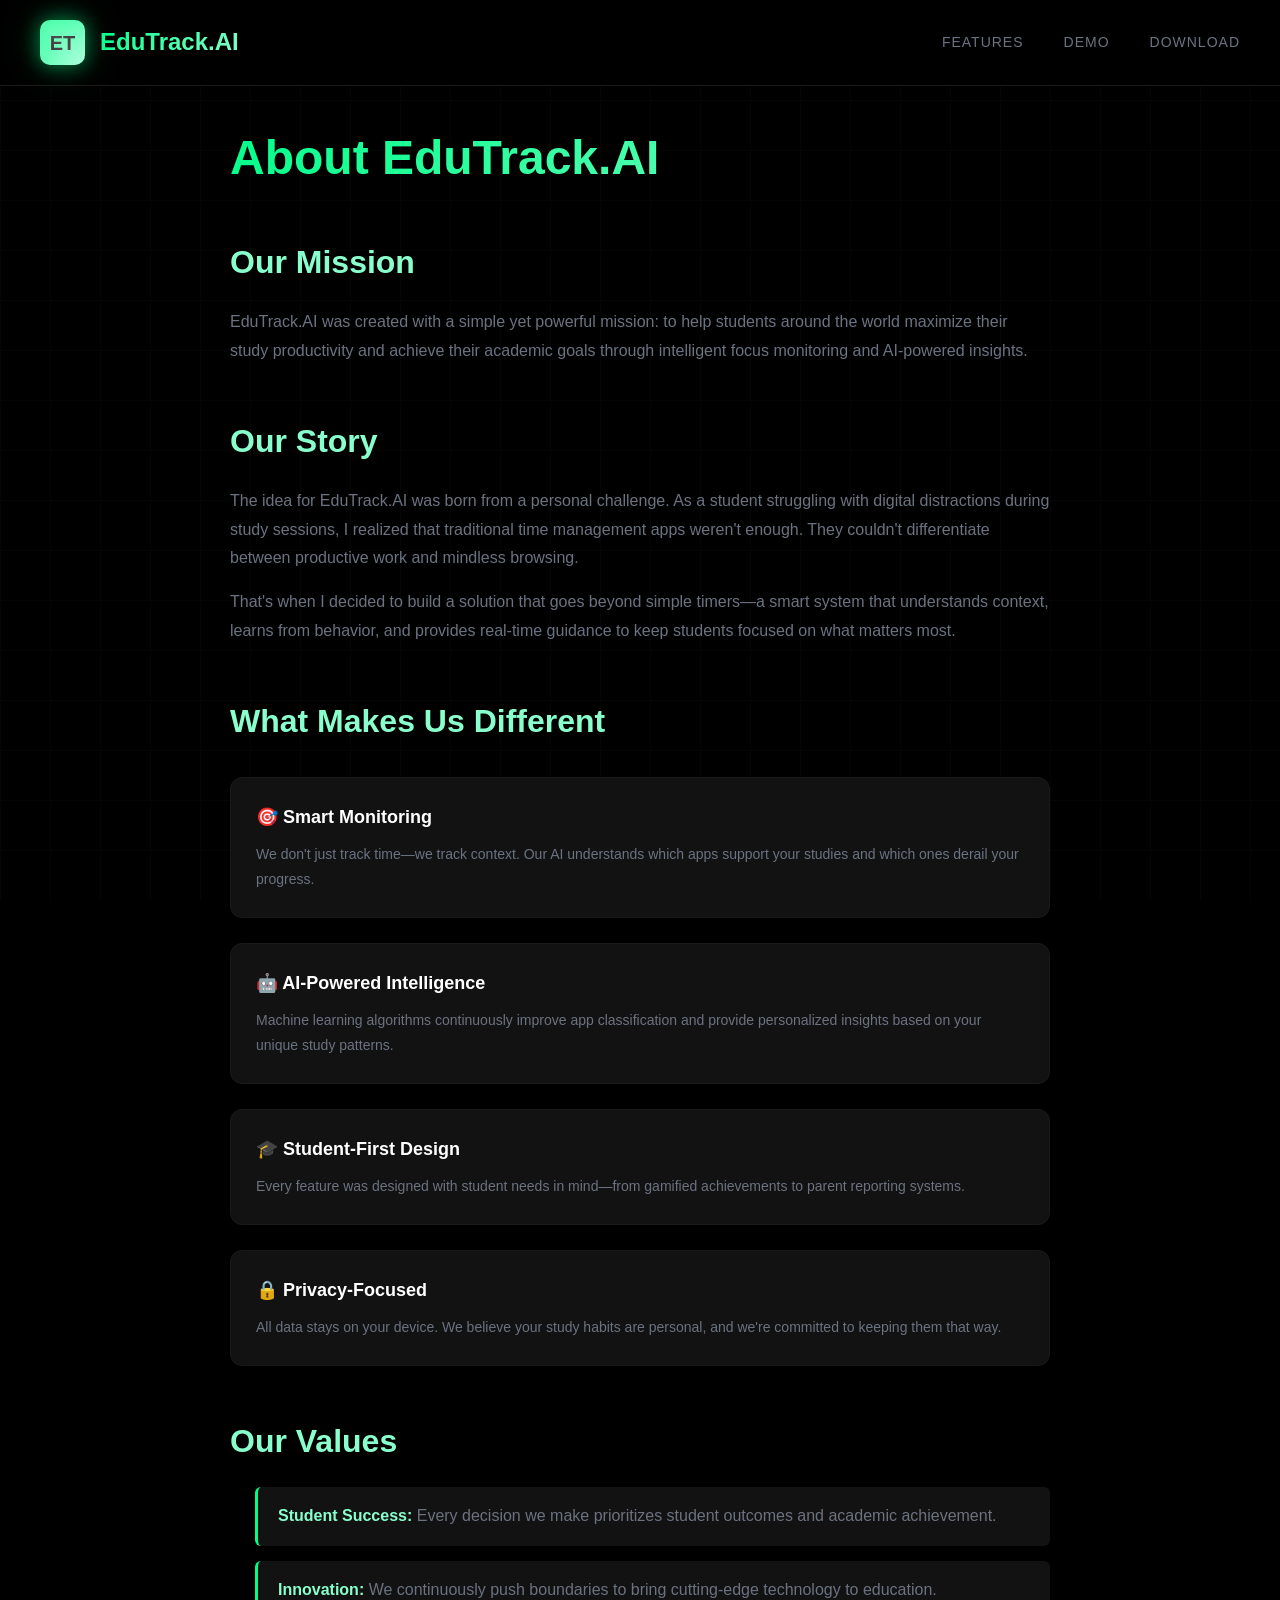
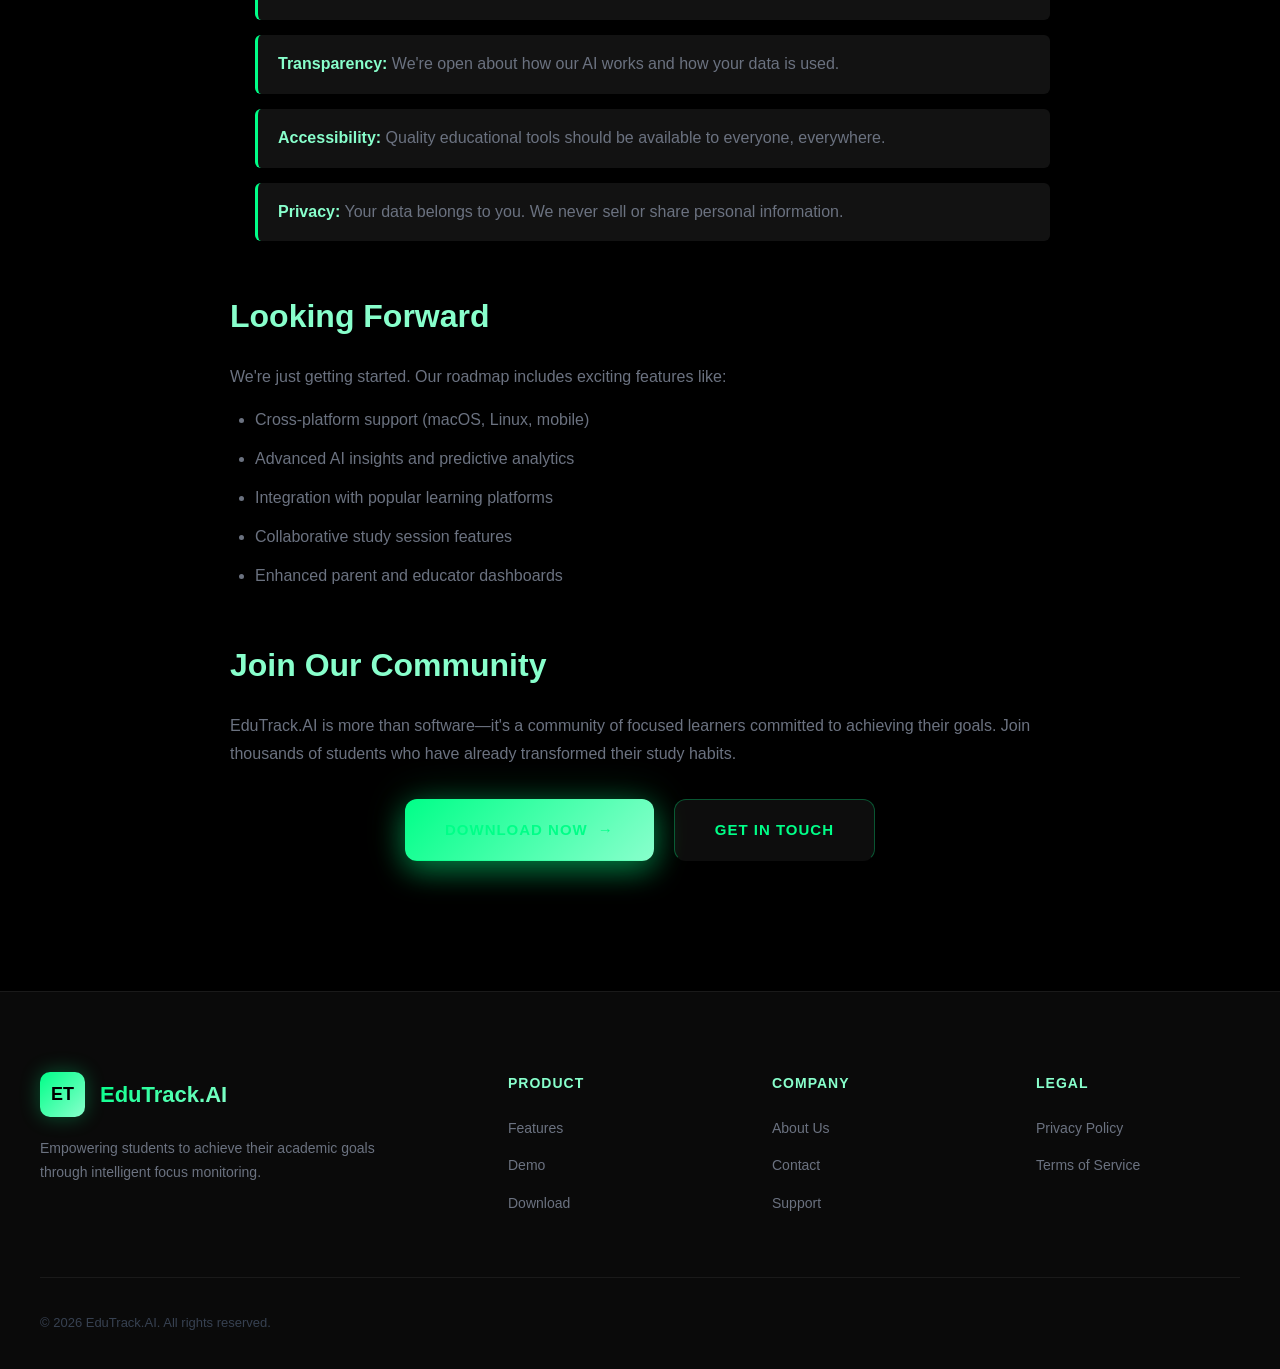
<file: pages/about.html>
<!DOCTYPE html>
<html lang="en">
<head>
    <meta charset="UTF-8">
    <meta name="viewport" content="width=device-width, initial-scale=1.0">
    <title>About Us - EduTrack.AI</title>
    <link rel="stylesheet" href="../css/styles.css">
</head>
<body>
    <div class="grid-background"></div>
    
    <!-- Navigation -->
    <nav id="navbar">
        <div class="nav-container">
            <a href="../index.html" class="logo" style="text-decoration: none;">
                <div class="logo-icon">ET</div>
                <div class="logo-text">EduTrack.AI</div>
            </a>
            <div class="nav-links">
                <a href="../index.html#features">Features</a>
                <a href="../index.html#demo">Demo</a>
                <a href="../index.html#download">Download</a>
            </div>
        </div>
    </nav>
    
    <!-- Content Page -->
    <section class="content-page">
        <div class="content-container">
            <h1 class="page-title">About EduTrack.AI</h1>
            
            <div class="content-section">
                <h2>Our Mission</h2>
                <p>EduTrack.AI was created with a simple yet powerful mission: to help students around the world maximize their study productivity and achieve their academic goals through intelligent focus monitoring and AI-powered insights.</p>
            </div>
            
            <div class="content-section">
                <h2>Our Story</h2>
                <p>The idea for EduTrack.AI was born from a personal challenge. As a student struggling with digital distractions during study sessions, I realized that traditional time management apps weren't enough. They couldn't differentiate between productive work and mindless browsing.</p>
                
                <p>That's when I decided to build a solution that goes beyond simple timers—a smart system that understands context, learns from behavior, and provides real-time guidance to keep students focused on what matters most.</p>
            </div>
            
            <div class="content-section">
                <h2>What Makes Us Different</h2>
                <div class="feature-list">
                    <div class="feature-item">
                        <h3>🎯 Smart Monitoring</h3>
                        <p>We don't just track time—we track context. Our AI understands which apps support your studies and which ones derail your progress.</p>
                    </div>
                    
                    <div class="feature-item">
                        <h3>🤖 AI-Powered Intelligence</h3>
                        <p>Machine learning algorithms continuously improve app classification and provide personalized insights based on your unique study patterns.</p>
                    </div>
                    
                    <div class="feature-item">
                        <h3>🎓 Student-First Design</h3>
                        <p>Every feature was designed with student needs in mind—from gamified achievements to parent reporting systems.</p>
                    </div>
                    
                    <div class="feature-item">
                        <h3>🔒 Privacy-Focused</h3>
                        <p>All data stays on your device. We believe your study habits are personal, and we're committed to keeping them that way.</p>
                    </div>
                </div>
            </div>
            
            <div class="content-section">
                <h2>Our Values</h2>
                <ul class="values-list">
                    <li><strong>Student Success:</strong> Every decision we make prioritizes student outcomes and academic achievement.</li>
                    <li><strong>Innovation:</strong> We continuously push boundaries to bring cutting-edge technology to education.</li>
                    <li><strong>Transparency:</strong> We're open about how our AI works and how your data is used.</li>
                    <li><strong>Accessibility:</strong> Quality educational tools should be available to everyone, everywhere.</li>
                    <li><strong>Privacy:</strong> Your data belongs to you. We never sell or share personal information.</li>
                </ul>
            </div>
            
            <div class="content-section">
                <h2>Looking Forward</h2>
                <p>We're just getting started. Our roadmap includes exciting features like:</p>
                <ul>
                    <li>Cross-platform support (macOS, Linux, mobile)</li>
                    <li>Advanced AI insights and predictive analytics</li>
                    <li>Integration with popular learning platforms</li>
                    <li>Collaborative study session features</li>
                    <li>Enhanced parent and educator dashboards</li>
                </ul>
            </div>
            
            <div class="content-section">
                <h2>Join Our Community</h2>
                <p>EduTrack.AI is more than software—it's a community of focused learners committed to achieving their goals. Join thousands of students who have already transformed their study habits.</p>
                <div class="cta-buttons" style="margin-top: 30px;">
                    <a href="../index.html#download" class="btn btn-primary">
                        <span>Download Now</span>
                        <span>→</span>
                    </a>
                    <a href="contact.html" class="btn btn-secondary">
                        <span>Get In Touch</span>
                    </a>
                </div>
            </div>
        </div>
    </section>
    
    <!-- Footer -->
    <footer>
        <div class="footer-container">
            <div class="footer-grid">
                <div class="footer-section footer-brand">
                    <div class="footer-logo-main">
                        <div class="footer-logo-icon">ET</div>
                        <div class="footer-logo-text">EduTrack.AI</div>
                    </div>
                    <p class="footer-description">Empowering students to achieve their academic goals through intelligent focus monitoring.</p>
                </div>
                
                <div class="footer-section">
                    <h4>Product</h4>
                    <ul class="footer-links">
                        <li><a href="../index.html#features">Features</a></li>
                        <li><a href="../index.html#demo">Demo</a></li>
                        <li><a href="../index.html#download">Download</a></li>
                    </ul>
                </div>
                
                <div class="footer-section">
                    <h4>Company</h4>
                    <ul class="footer-links">
                        <li><a href="about.html">About Us</a></li>
                        <li><a href="contact.html">Contact</a></li>
                        <li><a href="support.html">Support</a></li>
                    </ul>
                </div>
                
                <div class="footer-section">
                    <h4>Legal</h4>
                    <ul class="footer-links">
                        <li><a href="privacy.html">Privacy Policy</a></li>
                        <li><a href="terms.html">Terms of Service</a></li>
                    </ul>
                </div>
            </div>
            
            <div class="footer-bottom">
                <div class="footer-bottom-left">
                    <p>© 2026 EduTrack.AI. All rights reserved.</p>
                </div>
            </div>
        </div>
    </footer>
    
    <script src="../js/main.js"></script>
</body>
</html>
</file>
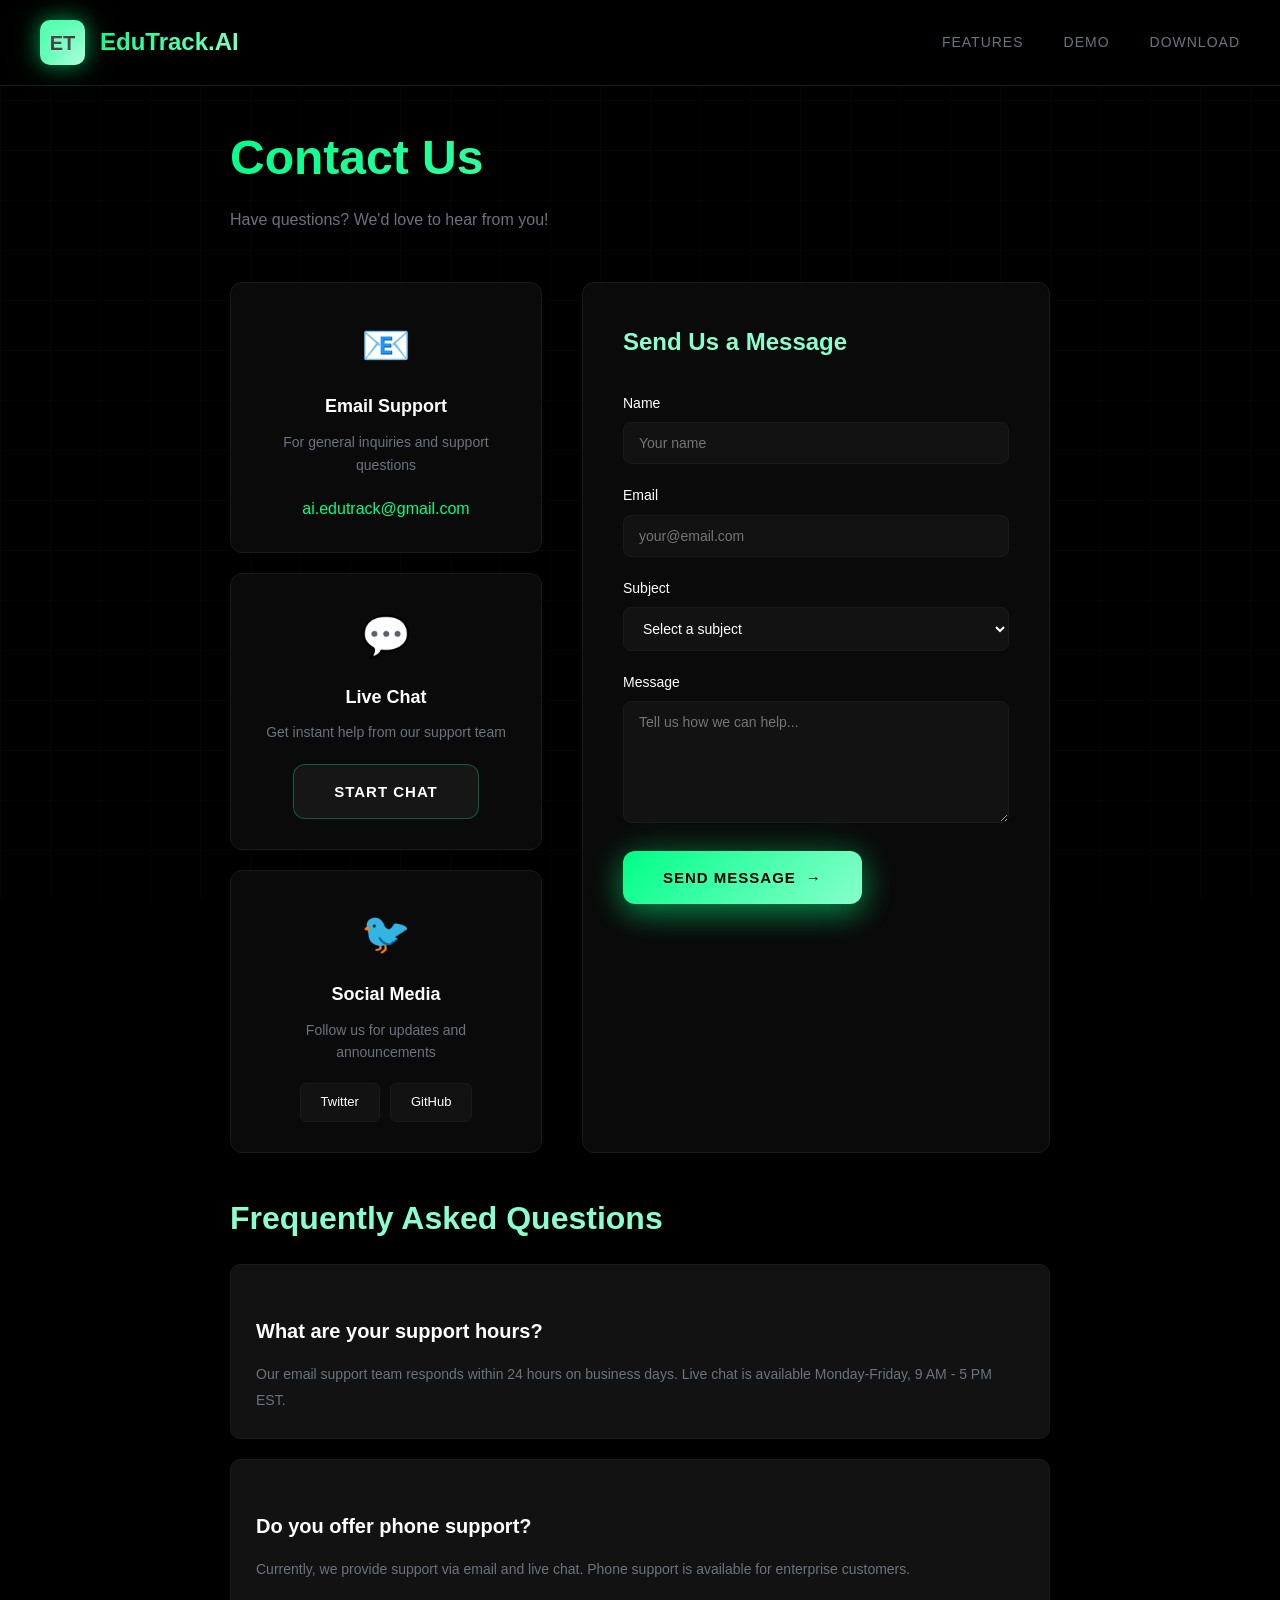
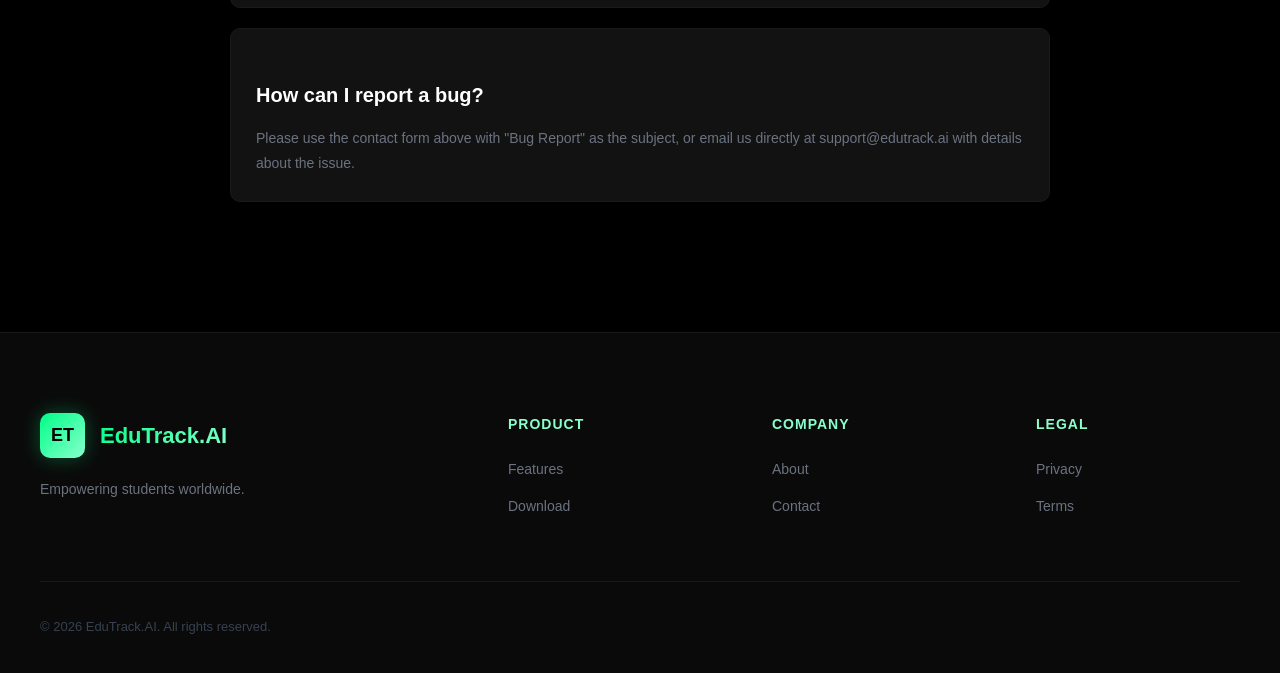
<file: pages/contact.html>
<!DOCTYPE html>
<html lang="en">
<head>
    <meta charset="UTF-8">
    <meta name="viewport" content="width=device-width, initial-scale=1.0">
    <title>Contact Us - EduTrack.AI</title>
    <link rel="stylesheet" href="../css/styles.css">
</head>
<body>
    <div class="grid-background"></div>
    
    <nav id="navbar">
        <div class="nav-container">
            <a href="../index.html" class="logo" style="text-decoration: none;">
                <div class="logo-icon">ET</div>
                <div class="logo-text">EduTrack.AI</div>
            </a>
            <div class="nav-links">
                <a href="../index.html#features">Features</a>
                <a href="../index.html#demo">Demo</a>
                <a href="../index.html#download">Download</a>
            </div>
        </div>
    </nav>
    
    <section class="content-page">
        <div class="content-container">
            <h1 class="page-title">Contact Us</h1>
            <p class="page-subtitle">Have questions? We'd love to hear from you!</p>
            
            <div class="contact-grid">
                <div class="contact-methods">
                    <div class="contact-card">
                        <div class="contact-icon">📧</div>
                        <h3>Email Support</h3>
                        <p>For general inquiries and support questions</p>
                        <a href="mailto:ai.edutrack@gmail.com" class="contact-link">ai.edutrack@gmail.com</a>
                    </div>
                    
                    <div class="contact-card">
                        <div class="contact-icon">💬</div>
                        <h3>Live Chat</h3>
                        <p>Get instant help from our support team</p>
                        <button class="btn btn-secondary" onclick="alert('Live chat coming soon!')">Start Chat</button>
                    </div>
                    
                    <div class="contact-card">
                        <div class="contact-icon">🐦</div>
                        <h3>Social Media</h3>
                        <p>Follow us for updates and announcements</p>
                        <div class="social-links-contact">
                            <a href="#" class="social-btn">Twitter</a>
                            <a href="#" class="social-btn">GitHub</a>
                        </div>
                    </div>
                </div>
                
                <div class="contact-form-container">
                    <h2>Send Us a Message</h2>
                    <form class="contact-form" onsubmit="handleContactSubmit(event)">
                        <div class="form-group">
                            <label>Name</label>
                            <input type="text" required placeholder="Your name">
                        </div>
                        
                        <div class="form-group">
                            <label>Email</label>
                            <input type="email" required placeholder="your@email.com">
                        </div>
                        
                        <div class="form-group">
                            <label>Subject</label>
                            <select required>
                                <option value="">Select a subject</option>
                                <option value="support">Technical Support</option>
                                <option value="bug">Bug Report</option>
                                <option value="feature">Feature Request</option>
                                <option value="billing">Billing Question</option>
                                <option value="other">Other</option>
                            </select>
                        </div>
                        
                        <div class="form-group">
                            <label>Message</label>
                            <textarea required rows="6" placeholder="Tell us how we can help..."></textarea>
                        </div>
                        
                        <button type="submit" class="btn btn-primary">
                            <span>Send Message</span>
                            <span>→</span>
                        </button>
                    </form>
                </div>
            </div>
            
            <div class="content-section">
                <h2>Frequently Asked Questions</h2>
                <div class="faq-list">
                    <div class="faq-item">
                        <h3>What are your support hours?</h3>
                        <p>Our email support team responds within 24 hours on business days. Live chat is available Monday-Friday, 9 AM - 5 PM EST.</p>
                    </div>
                    
                    <div class="faq-item">
                        <h3>Do you offer phone support?</h3>
                        <p>Currently, we provide support via email and live chat. Phone support is available for enterprise customers.</p>
                    </div>
                    
                    <div class="faq-item">
                        <h3>How can I report a bug?</h3>
                        <p>Please use the contact form above with "Bug Report" as the subject, or email us directly at support@edutrack.ai with details about the issue.</p>
                    </div>
                </div>
            </div>
        </div>
    </section>
    
    <footer>
        <div class="footer-container">
            <div class="footer-grid">
                <div class="footer-section footer-brand">
                    <div class="footer-logo-main">
                        <div class="footer-logo-icon">ET</div>
                        <div class="footer-logo-text">EduTrack.AI</div>
                    </div>
                    <p class="footer-description">Empowering students worldwide.</p>
                </div>
                <div class="footer-section">
                    <h4>Product</h4>
                    <ul class="footer-links">
                        <li><a href="../index.html#features">Features</a></li>
                        <li><a href="../index.html#download">Download</a></li>
                    </ul>
                </div>
                <div class="footer-section">
                    <h4>Company</h4>
                    <ul class="footer-links">
                        <li><a href="about.html">About</a></li>
                        <li><a href="contact.html">Contact</a></li>
                    </ul>
                </div>
                <div class="footer-section">
                    <h4>Legal</h4>
                    <ul class="footer-links">
                        <li><a href="privacy.html">Privacy</a></li>
                        <li><a href="terms.html">Terms</a></li>
                    </ul>
                </div>
            </div>
            <div class="footer-bottom">
                <div class="footer-bottom-left">
                    <p>© 2026 EduTrack.AI. All rights reserved.</p>
                </div>
            </div>
        </div>
    </footer>
    
    <script src="../js/main.js"></script>
    <script>
        function handleContactSubmit(e) {
            e.preventDefault();
            alert('Thank you for your message! We\'ll get back to you within 24 hours.');
            e.target.reset();
        }
    </script>
</body>
</html>
</file>
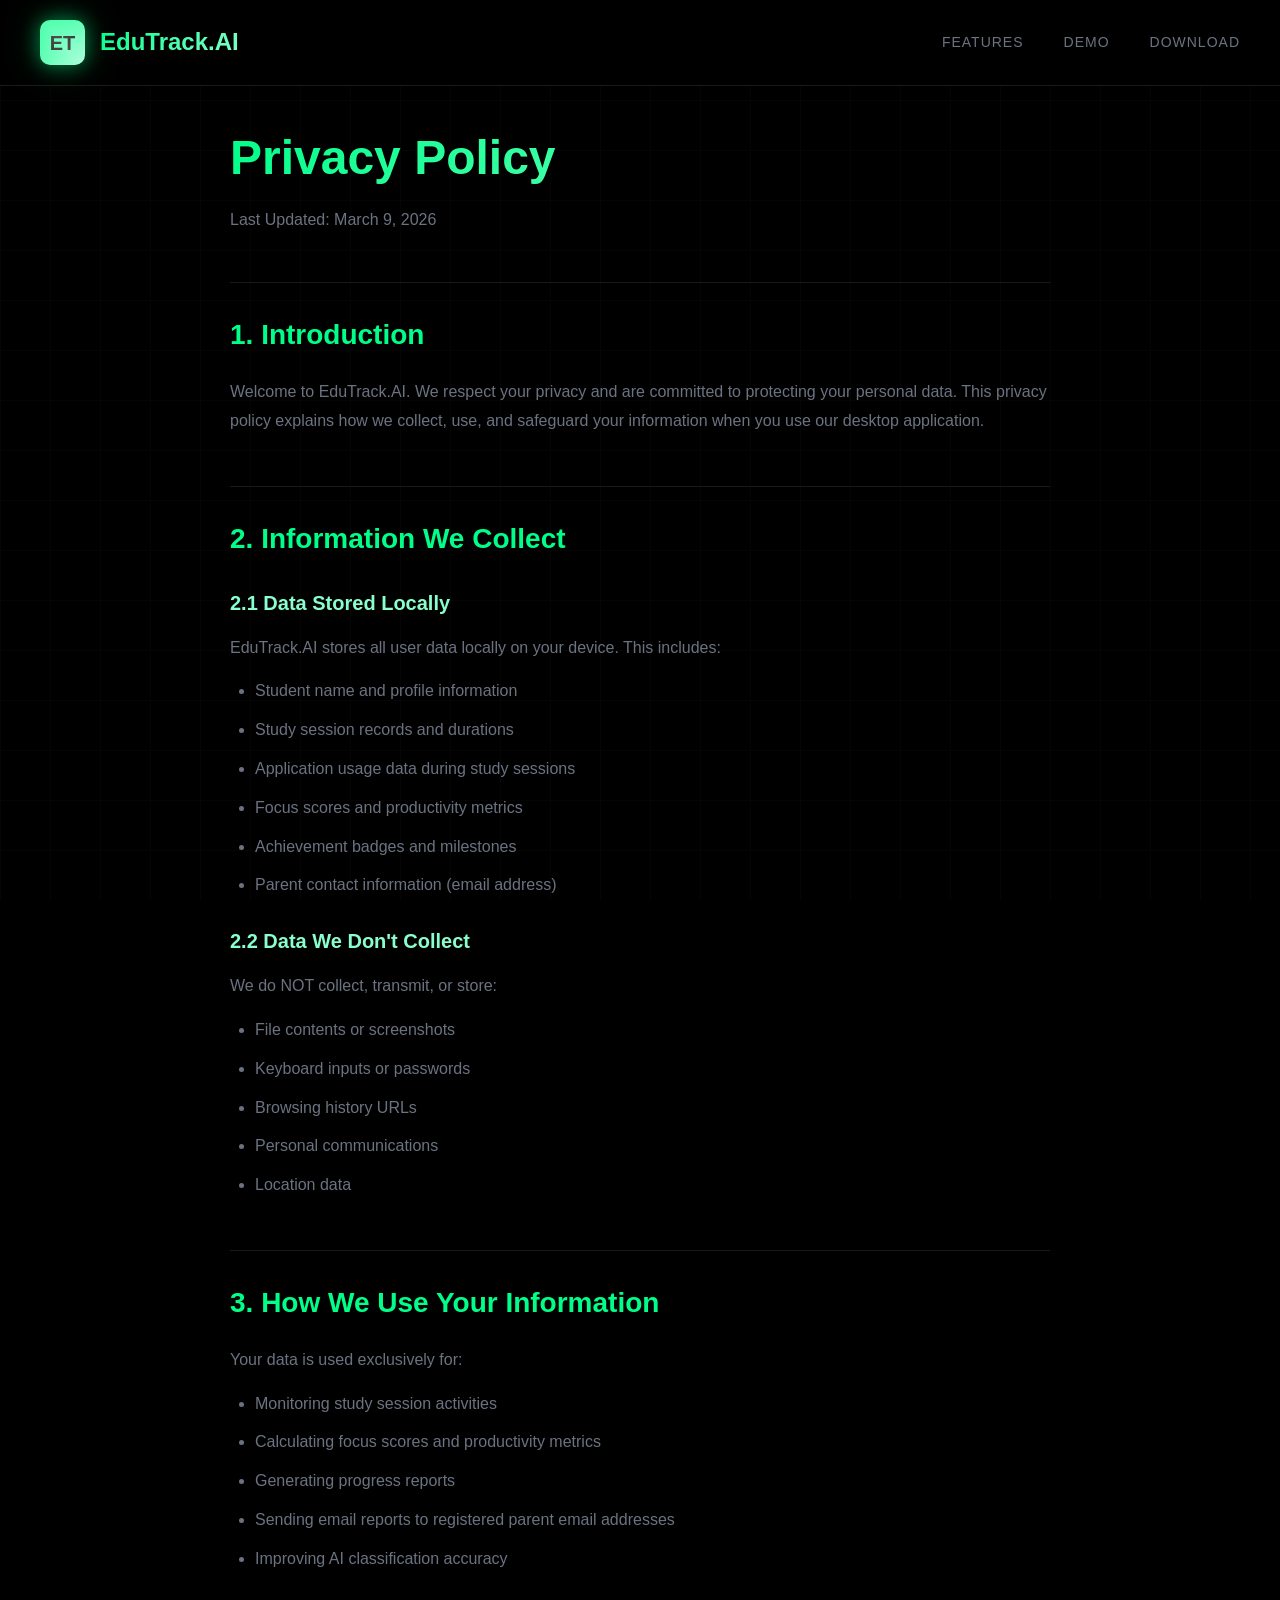
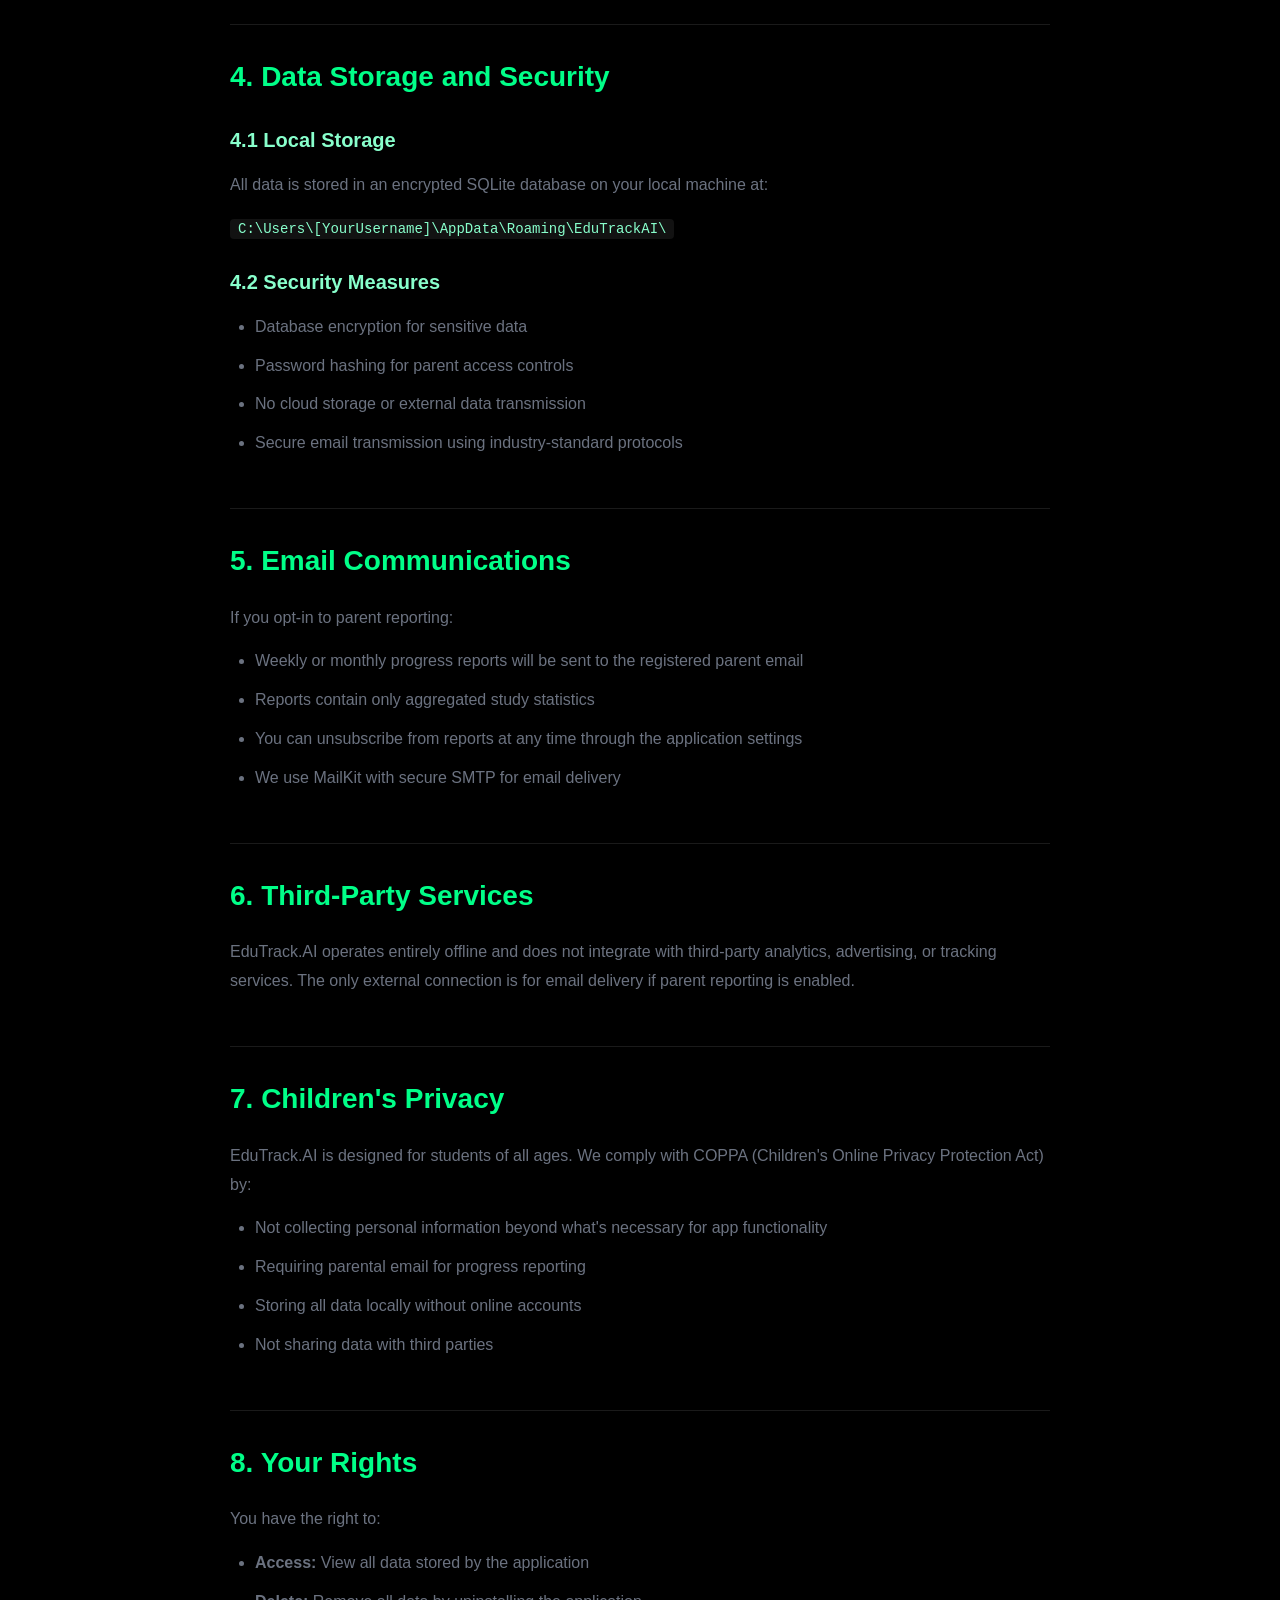
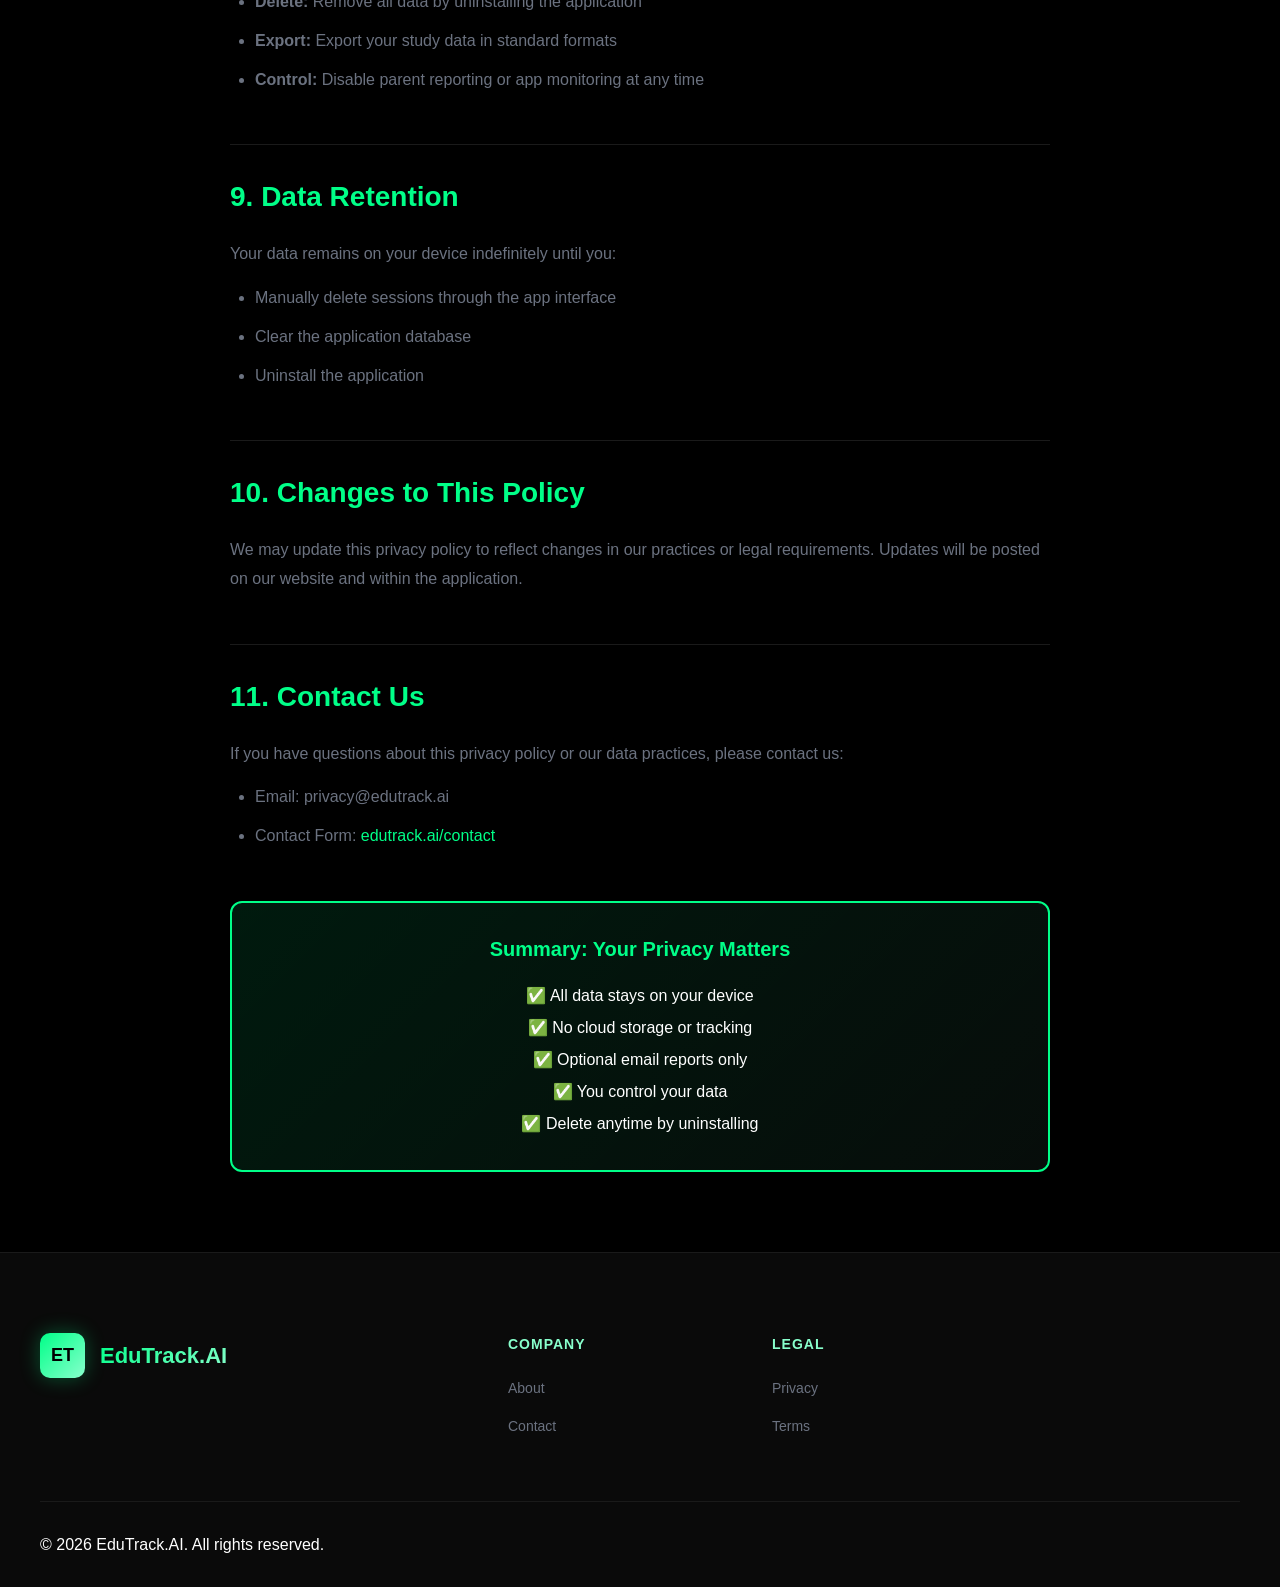
<file: pages/privacy.html>
<!DOCTYPE html>
<html lang="en">
<head>
    <meta charset="UTF-8">
    <meta name="viewport" content="width=device-width, initial-scale=1.0">
    <title>Privacy Policy - EduTrack.AI</title>
    <link rel="stylesheet" href="../css/styles.css">
</head>
<body>
    <div class="grid-background"></div>
    
    <nav id="navbar">
        <div class="nav-container">
            <a href="../index.html" class="logo" style="text-decoration: none;">
                <div class="logo-icon">ET</div>
                <div class="logo-text">EduTrack.AI</div>
            </a>
            <div class="nav-links">
                <a href="../index.html#features">Features</a>
                <a href="../index.html#demo">Demo</a>
                <a href="../index.html#download">Download</a>
            </div>
        </div>
    </nav>
    
    <section class="content-page">
        <div class="content-container legal-page">
            <h1 class="page-title">Privacy Policy</h1>
            <p class="page-subtitle">Last Updated: March 9, 2026</p>
            
            <div class="content-section">
                <h2>1. Introduction</h2>
                <p>Welcome to EduTrack.AI. We respect your privacy and are committed to protecting your personal data. This privacy policy explains how we collect, use, and safeguard your information when you use our desktop application.</p>
            </div>
            
            <div class="content-section">
                <h2>2. Information We Collect</h2>
                <h3>2.1 Data Stored Locally</h3>
                <p>EduTrack.AI stores all user data locally on your device. This includes:</p>
                <ul>
                    <li>Student name and profile information</li>
                    <li>Study session records and durations</li>
                    <li>Application usage data during study sessions</li>
                    <li>Focus scores and productivity metrics</li>
                    <li>Achievement badges and milestones</li>
                    <li>Parent contact information (email address)</li>
                </ul>
                
                <h3>2.2 Data We Don't Collect</h3>
                <p>We do NOT collect, transmit, or store:</p>
                <ul>
                    <li>File contents or screenshots</li>
                    <li>Keyboard inputs or passwords</li>
                    <li>Browsing history URLs</li>
                    <li>Personal communications</li>
                    <li>Location data</li>
                </ul>
            </div>
            
            <div class="content-section">
                <h2>3. How We Use Your Information</h2>
                <p>Your data is used exclusively for:</p>
                <ul>
                    <li>Monitoring study session activities</li>
                    <li>Calculating focus scores and productivity metrics</li>
                    <li>Generating progress reports</li>
                    <li>Sending email reports to registered parent email addresses</li>
                    <li>Improving AI classification accuracy</li>
                </ul>
            </div>
            
            <div class="content-section">
                <h2>4. Data Storage and Security</h2>
                <h3>4.1 Local Storage</h3>
                <p>All data is stored in an encrypted SQLite database on your local machine at:</p>
                <code>C:\Users\[YourUsername]\AppData\Roaming\EduTrackAI\</code>
                
                <h3>4.2 Security Measures</h3>
                <ul>
                    <li>Database encryption for sensitive data</li>
                    <li>Password hashing for parent access controls</li>
                    <li>No cloud storage or external data transmission</li>
                    <li>Secure email transmission using industry-standard protocols</li>
                </ul>
            </div>
            
            <div class="content-section">
                <h2>5. Email Communications</h2>
                <p>If you opt-in to parent reporting:</p>
                <ul>
                    <li>Weekly or monthly progress reports will be sent to the registered parent email</li>
                    <li>Reports contain only aggregated study statistics</li>
                    <li>You can unsubscribe from reports at any time through the application settings</li>
                    <li>We use MailKit with secure SMTP for email delivery</li>
                </ul>
            </div>
            
            <div class="content-section">
                <h2>6. Third-Party Services</h2>
                <p>EduTrack.AI operates entirely offline and does not integrate with third-party analytics, advertising, or tracking services. The only external connection is for email delivery if parent reporting is enabled.</p>
            </div>
            
            <div class="content-section">
                <h2>7. Children's Privacy</h2>
                <p>EduTrack.AI is designed for students of all ages. We comply with COPPA (Children's Online Privacy Protection Act) by:</p>
                <ul>
                    <li>Not collecting personal information beyond what's necessary for app functionality</li>
                    <li>Requiring parental email for progress reporting</li>
                    <li>Storing all data locally without online accounts</li>
                    <li>Not sharing data with third parties</li>
                </ul>
            </div>
            
            <div class="content-section">
                <h2>8. Your Rights</h2>
                <p>You have the right to:</p>
                <ul>
                    <li><strong>Access:</strong> View all data stored by the application</li>
                    <li><strong>Delete:</strong> Remove all data by uninstalling the application</li>
                    <li><strong>Export:</strong> Export your study data in standard formats</li>
                    <li><strong>Control:</strong> Disable parent reporting or app monitoring at any time</li>
                </ul>
            </div>
            
            <div class="content-section">
                <h2>9. Data Retention</h2>
                <p>Your data remains on your device indefinitely until you:</p>
                <ul>
                    <li>Manually delete sessions through the app interface</li>
                    <li>Clear the application database</li>
                    <li>Uninstall the application</li>
                </ul>
            </div>
            
            <div class="content-section">
                <h2>10. Changes to This Policy</h2>
                <p>We may update this privacy policy to reflect changes in our practices or legal requirements. Updates will be posted on our website and within the application.</p>
            </div>
            
            <div class="content-section">
                <h2>11. Contact Us</h2>
                <p>If you have questions about this privacy policy or our data practices, please contact us:</p>
                <ul>
                    <li>Email: privacy@edutrack.ai</li>
                    <li>Contact Form: <a href="contact.html">edutrack.ai/contact</a></li>
                </ul>
            </div>
            
            <div class="privacy-summary">
                <h3>Summary: Your Privacy Matters</h3>
                <p>✅ All data stays on your device<br>
                ✅ No cloud storage or tracking<br>
                ✅ Optional email reports only<br>
                ✅ You control your data<br>
                ✅ Delete anytime by uninstalling</p>
            </div>
        </div>
    </section>
    
    <footer>
        <div class="footer-container">
            <div class="footer-grid">
                <div class="footer-section footer-brand">
                    <div class="footer-logo-main">
                        <div class="footer-logo-icon">ET</div>
                        <div class="footer-logo-text">EduTrack.AI</div>
                    </div>
                </div>
                <div class="footer-section">
                    <h4>Company</h4>
                    <ul class="footer-links">
                        <li><a href="about.html">About</a></li>
                        <li><a href="contact.html">Contact</a></li>
                    </ul>
                </div>
                <div class="footer-section">
                    <h4>Legal</h4>
                    <ul class="footer-links">
                        <li><a href="privacy.html">Privacy</a></li>
                        <li><a href="terms.html">Terms</a></li>
                    </ul>
                </div>
            </div>
            <div class="footer-bottom">
                <p>© 2026 EduTrack.AI. All rights reserved.</p>
            </div>
        </div>
    </footer>
    
    <script src="../js/main.js"></script>
</body>
</html>
</file>
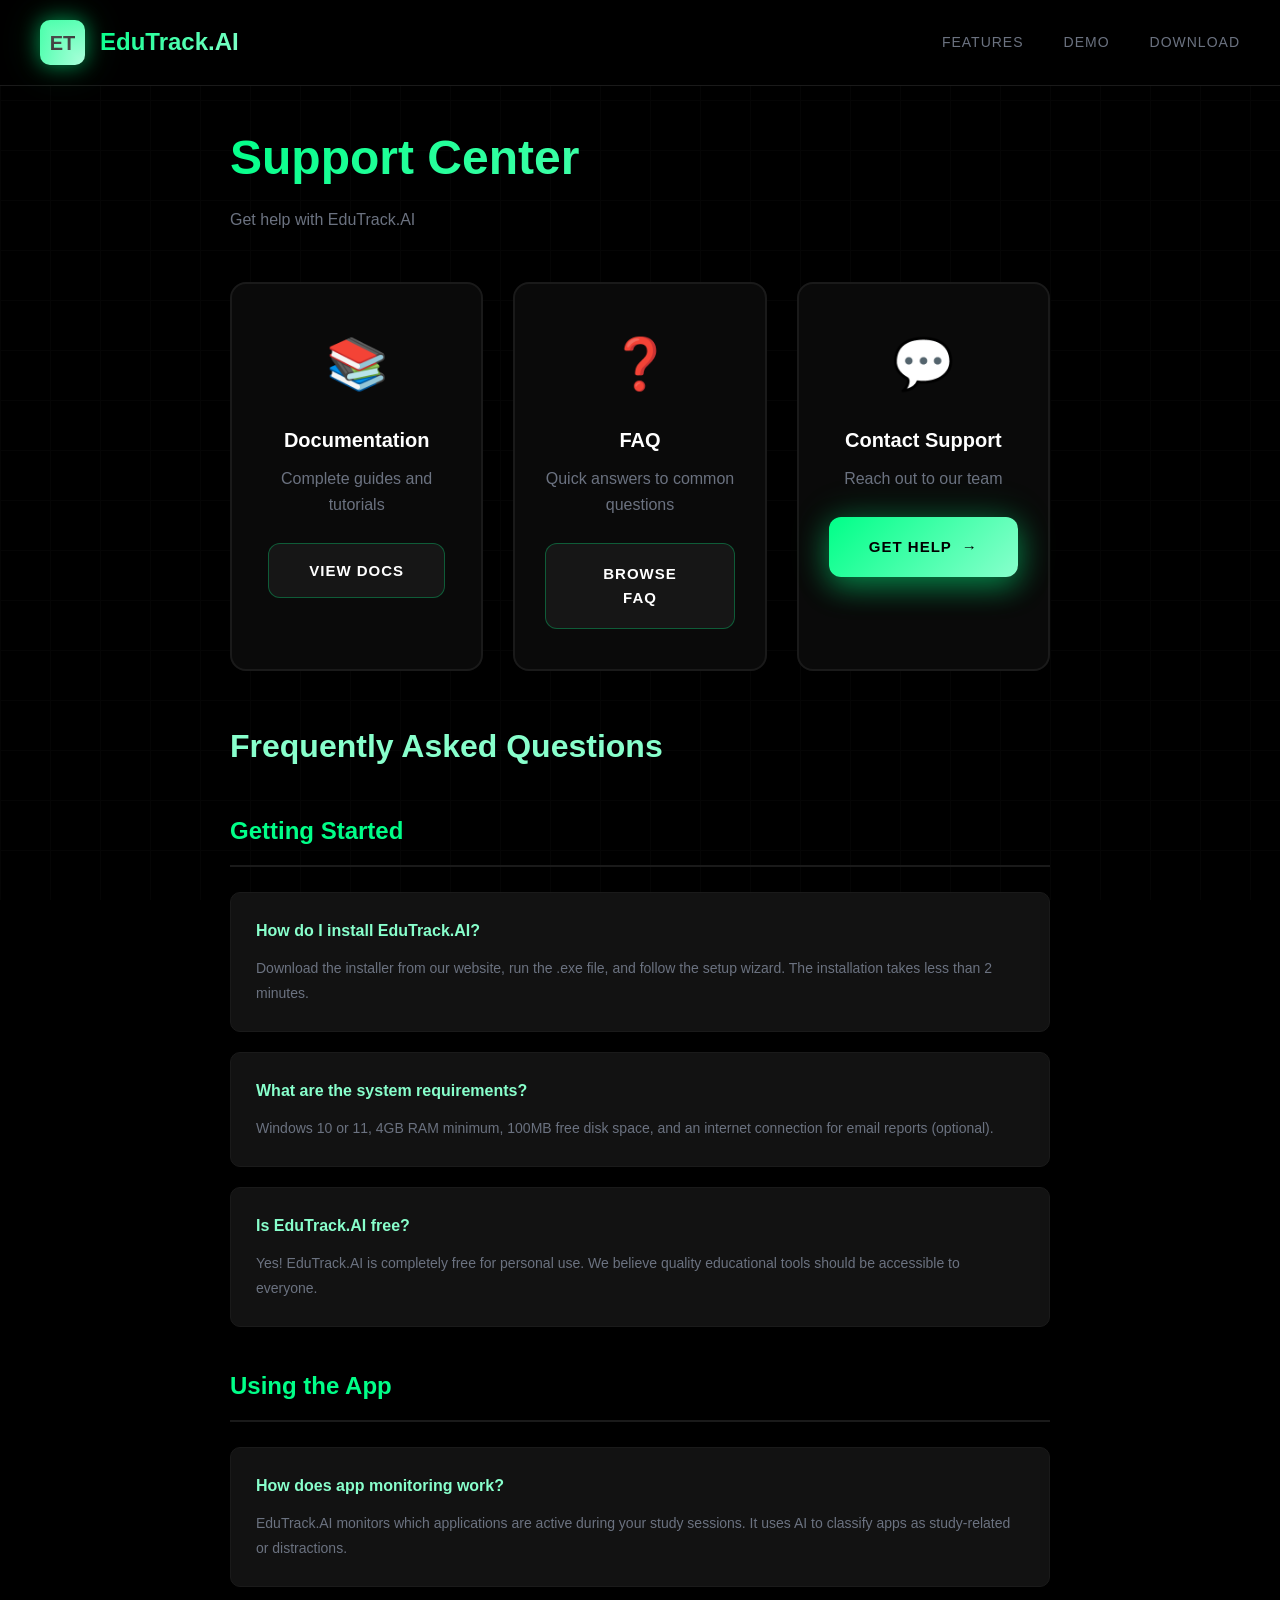
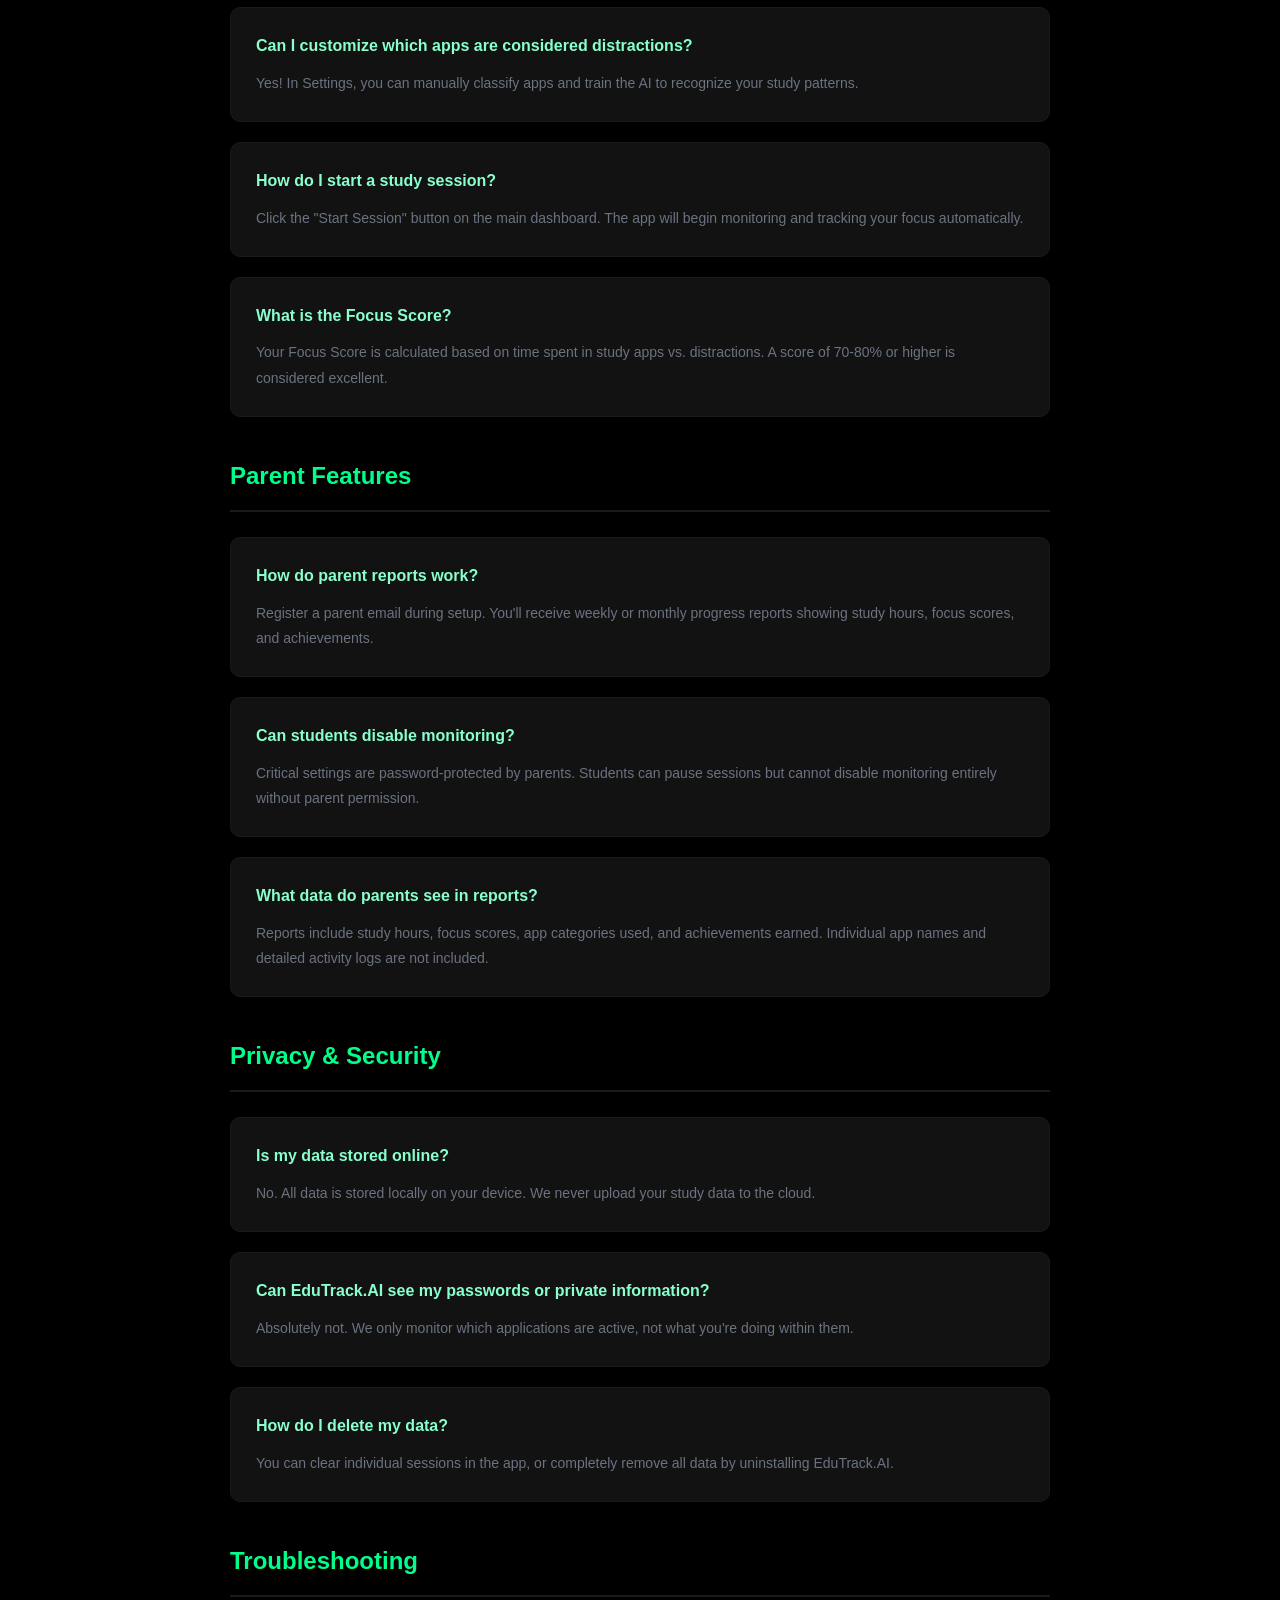
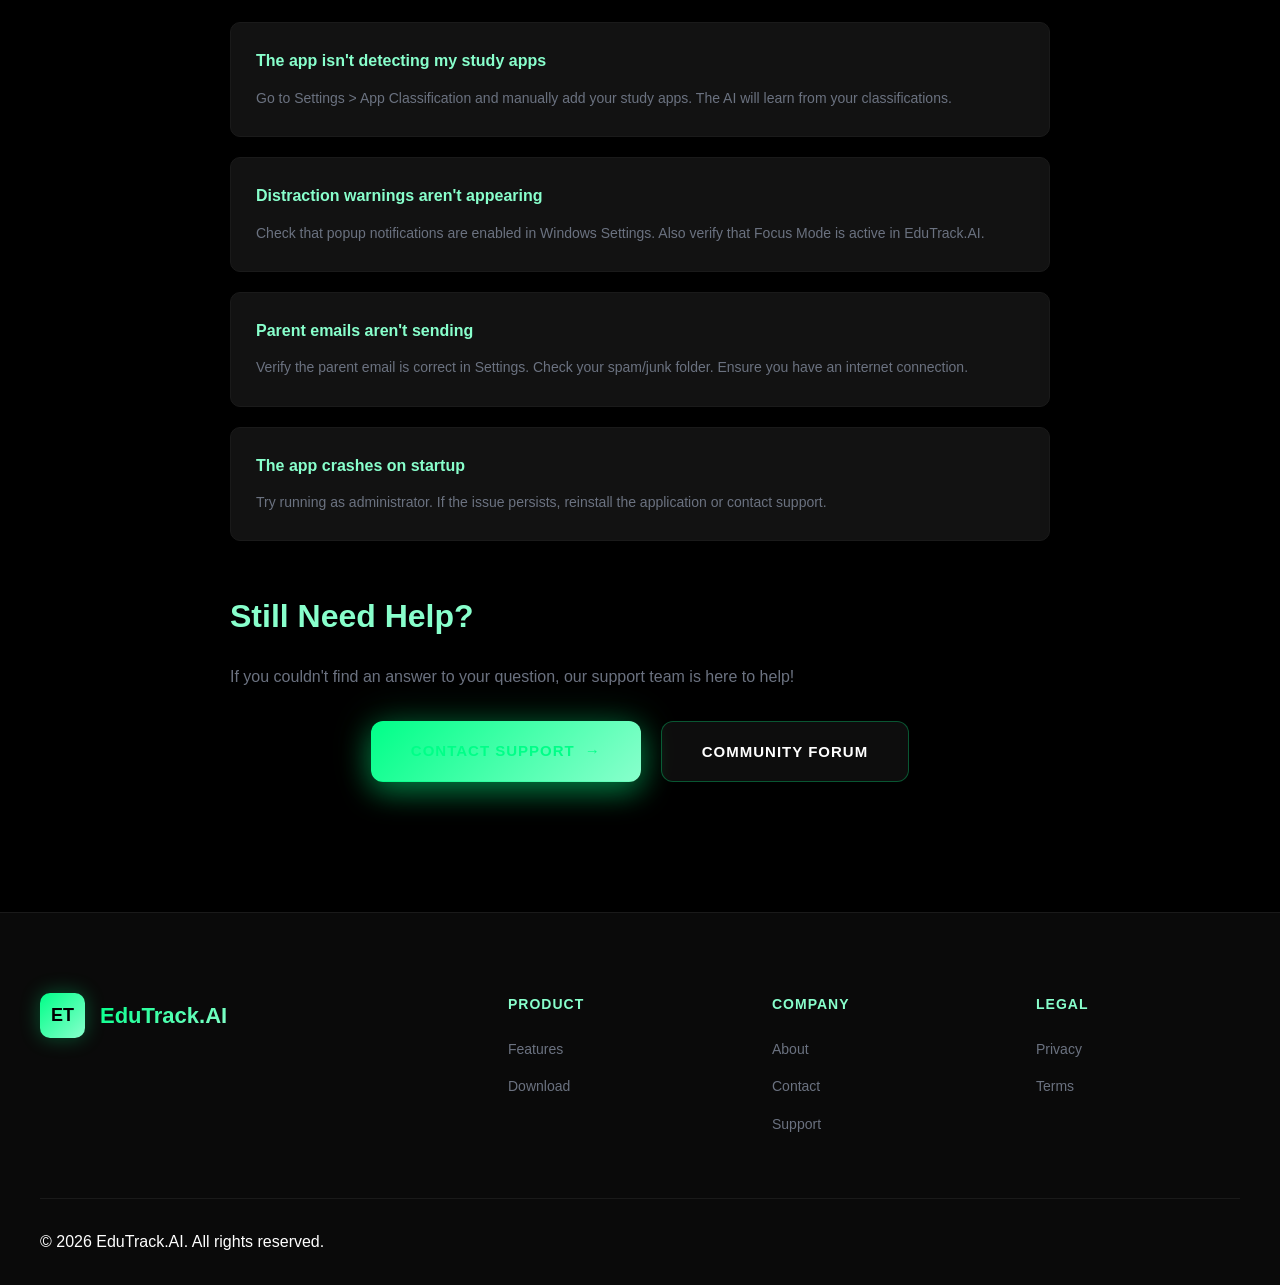
<file: pages/support.html>
<!DOCTYPE html>
<html lang="en">
<head>
    <meta charset="UTF-8">
    <meta name="viewport" content="width=device-width, initial-scale=1.0">
    <title>Support - EduTrack.AI</title>
    <link rel="stylesheet" href="../css/styles.css">
</head>
<body>
    <div class="grid-background"></div>
    
    <nav id="navbar">
        <div class="nav-container">
            <a href="../index.html" class="logo" style="text-decoration: none;">
                <div class="logo-icon">ET</div>
                <div class="logo-text">EduTrack.AI</div>
            </a>
            <div class="nav-links">
                <a href="../index.html#features">Features</a>
                <a href="../index.html#demo">Demo</a>
                <a href="../index.html#download">Download</a>
            </div>
        </div>
    </nav>
    
    <section class="content-page">
        <div class="content-container">
            <h1 class="page-title">Support Center</h1>
            <p class="page-subtitle">Get help with EduTrack.AI</p>
            
            <div class="support-options">
                <div class="support-card">
                    <div class="support-icon">📚</div>
                    <h3>Documentation</h3>
                    <p>Complete guides and tutorials</p>
                    <button class="btn btn-secondary" onclick="alert('Documentation coming soon!')">View Docs</button>
                </div>
                
                <div class="support-card">
                    <div class="support-icon">❓</div>
                    <h3>FAQ</h3>
                    <p>Quick answers to common questions</p>
                    <a href="#faq" class="btn btn-secondary">Browse FAQ</a>
                </div>
                
                <div class="support-card">
                    <div class="support-icon">💬</div>
                    <h3>Contact Support</h3>
                    <p>Reach out to our team</p>
                    <a href="contact.html" class="btn btn-primary">
                        <span>Get Help</span>
                        <span>→</span>
                    </a>
                </div>
            </div>
            
            <div class="content-section" id="faq">
                <h2>Frequently Asked Questions</h2>
                
                <div class="faq-category">
                    <h3>Getting Started</h3>
                    
                    <div class="faq-item">
                        <h4>How do I install EduTrack.AI?</h4>
                        <p>Download the installer from our website, run the .exe file, and follow the setup wizard. The installation takes less than 2 minutes.</p>
                    </div>
                    
                    <div class="faq-item">
                        <h4>What are the system requirements?</h4>
                        <p>Windows 10 or 11, 4GB RAM minimum, 100MB free disk space, and an internet connection for email reports (optional).</p>
                    </div>
                    
                    <div class="faq-item">
                        <h4>Is EduTrack.AI free?</h4>
                        <p>Yes! EduTrack.AI is completely free for personal use. We believe quality educational tools should be accessible to everyone.</p>
                    </div>
                </div>
                
                <div class="faq-category">
                    <h3>Using the App</h3>
                    
                    <div class="faq-item">
                        <h4>How does app monitoring work?</h4>
                        <p>EduTrack.AI monitors which applications are active during your study sessions. It uses AI to classify apps as study-related or distractions.</p>
                    </div>
                    
                    <div class="faq-item">
                        <h4>Can I customize which apps are considered distractions?</h4>
                        <p>Yes! In Settings, you can manually classify apps and train the AI to recognize your study patterns.</p>
                    </div>
                    
                    <div class="faq-item">
                        <h4>How do I start a study session?</h4>
                        <p>Click the "Start Session" button on the main dashboard. The app will begin monitoring and tracking your focus automatically.</p>
                    </div>
                    
                    <div class="faq-item">
                        <h4>What is the Focus Score?</h4>
                        <p>Your Focus Score is calculated based on time spent in study apps vs. distractions. A score of 70-80% or higher is considered excellent.</p>
                    </div>
                </div>
                
                <div class="faq-category">
                    <h3>Parent Features</h3>
                    
                    <div class="faq-item">
                        <h4>How do parent reports work?</h4>
                        <p>Register a parent email during setup. You'll receive weekly or monthly progress reports showing study hours, focus scores, and achievements.</p>
                    </div>
                    
                    <div class="faq-item">
                        <h4>Can students disable monitoring?</h4>
                        <p>Critical settings are password-protected by parents. Students can pause sessions but cannot disable monitoring entirely without parent permission.</p>
                    </div>
                    
                    <div class="faq-item">
                        <h4>What data do parents see in reports?</h4>
                        <p>Reports include study hours, focus scores, app categories used, and achievements earned. Individual app names and detailed activity logs are not included.</p>
                    </div>
                </div>
                
                <div class="faq-category">
                    <h3>Privacy & Security</h3>
                    
                    <div class="faq-item">
                        <h4>Is my data stored online?</h4>
                        <p>No. All data is stored locally on your device. We never upload your study data to the cloud.</p>
                    </div>
                    
                    <div class="faq-item">
                        <h4>Can EduTrack.AI see my passwords or private information?</h4>
                        <p>Absolutely not. We only monitor which applications are active, not what you're doing within them.</p>
                    </div>
                    
                    <div class="faq-item">
                        <h4>How do I delete my data?</h4>
                        <p>You can clear individual sessions in the app, or completely remove all data by uninstalling EduTrack.AI.</p>
                    </div>
                </div>
                
                <div class="faq-category">
                    <h3>Troubleshooting</h3>
                    
                    <div class="faq-item">
                        <h4>The app isn't detecting my study apps</h4>
                        <p>Go to Settings > App Classification and manually add your study apps. The AI will learn from your classifications.</p>
                    </div>
                    
                    <div class="faq-item">
                        <h4>Distraction warnings aren't appearing</h4>
                        <p>Check that popup notifications are enabled in Windows Settings. Also verify that Focus Mode is active in EduTrack.AI.</p>
                    </div>
                    
                    <div class="faq-item">
                        <h4>Parent emails aren't sending</h4>
                        <p>Verify the parent email is correct in Settings. Check your spam/junk folder. Ensure you have an internet connection.</p>
                    </div>
                    
                    <div class="faq-item">
                        <h4>The app crashes on startup</h4>
                        <p>Try running as administrator. If the issue persists, reinstall the application or contact support.</p>
                    </div>
                </div>
            </div>
            
            <div class="content-section">
                <h2>Still Need Help?</h2>
                <p>If you couldn't find an answer to your question, our support team is here to help!</p>
                <div class="cta-buttons" style="margin-top: 30px;">
                    <a href="contact.html" class="btn btn-primary">
                        <span>Contact Support</span>
                        <span>→</span>
                    </a>
                    <button class="btn btn-secondary" onclick="alert('Community forum coming soon!')">
                        <span>Community Forum</span>
                    </button>
                </div>
            </div>
        </div>
    </section>
    
    <footer>
        <div class="footer-container">
            <div class="footer-grid">
                <div class="footer-section footer-brand">
                    <div class="footer-logo-main">
                        <div class="footer-logo-icon">ET</div>
                        <div class="footer-logo-text">EduTrack.AI</div>
                    </div>
                </div>
                <div class="footer-section">
                    <h4>Product</h4>
                    <ul class="footer-links">
                        <li><a href="../index.html#features">Features</a></li>
                        <li><a href="../index.html#download">Download</a></li>
                    </ul>
                </div>
                <div class="footer-section">
                    <h4>Company</h4>
                    <ul class="footer-links">
                        <li><a href="about.html">About</a></li>
                        <li><a href="contact.html">Contact</a></li>
                        <li><a href="support.html">Support</a></li>
                    </ul>
                </div>
                <div class="footer-section">
                    <h4>Legal</h4>
                    <ul class="footer-links">
                        <li><a href="privacy.html">Privacy</a></li>
                        <li><a href="terms.html">Terms</a></li>
                    </ul>
                </div>
            </div>
            <div class="footer-bottom">
                <p>© 2026 EduTrack.AI. All rights reserved.</p>
            </div>
        </div>
    </footer>
    
    <script src="../js/main.js"></script>
</body>
</html>
</file>
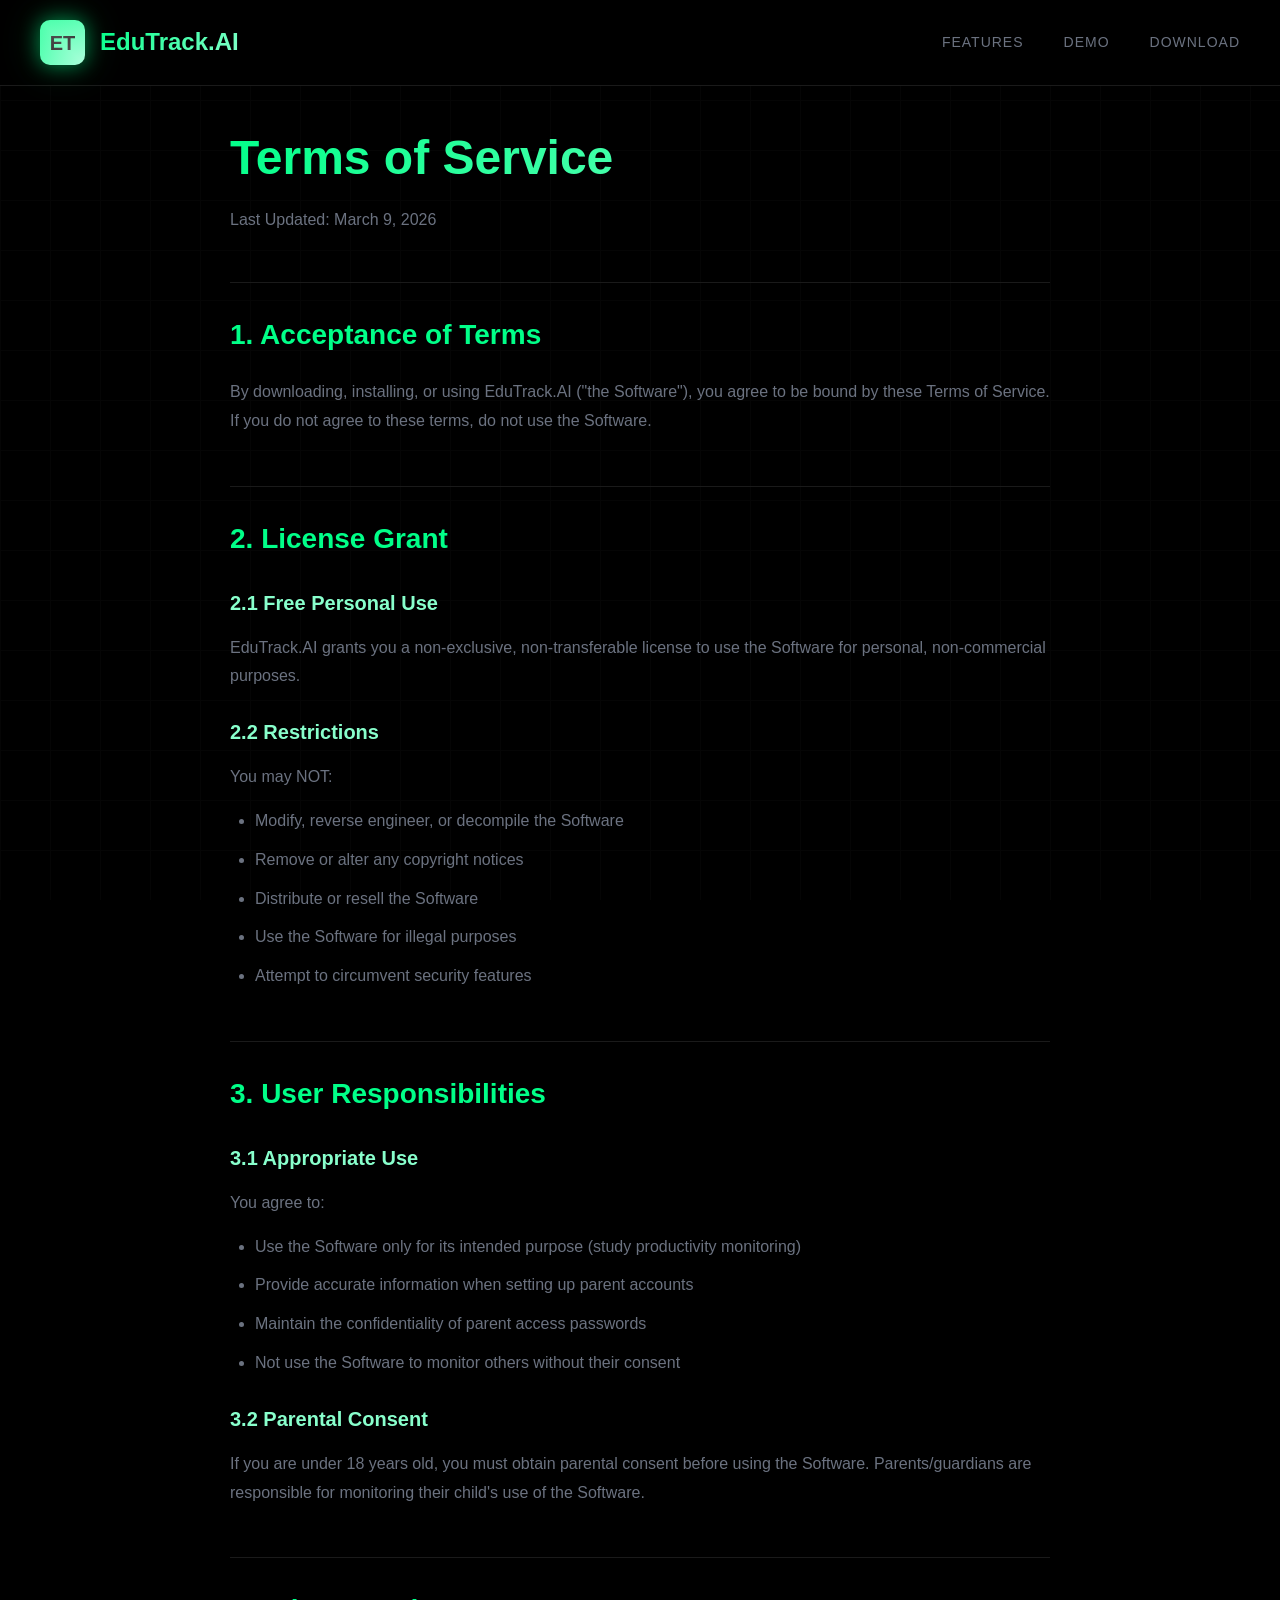
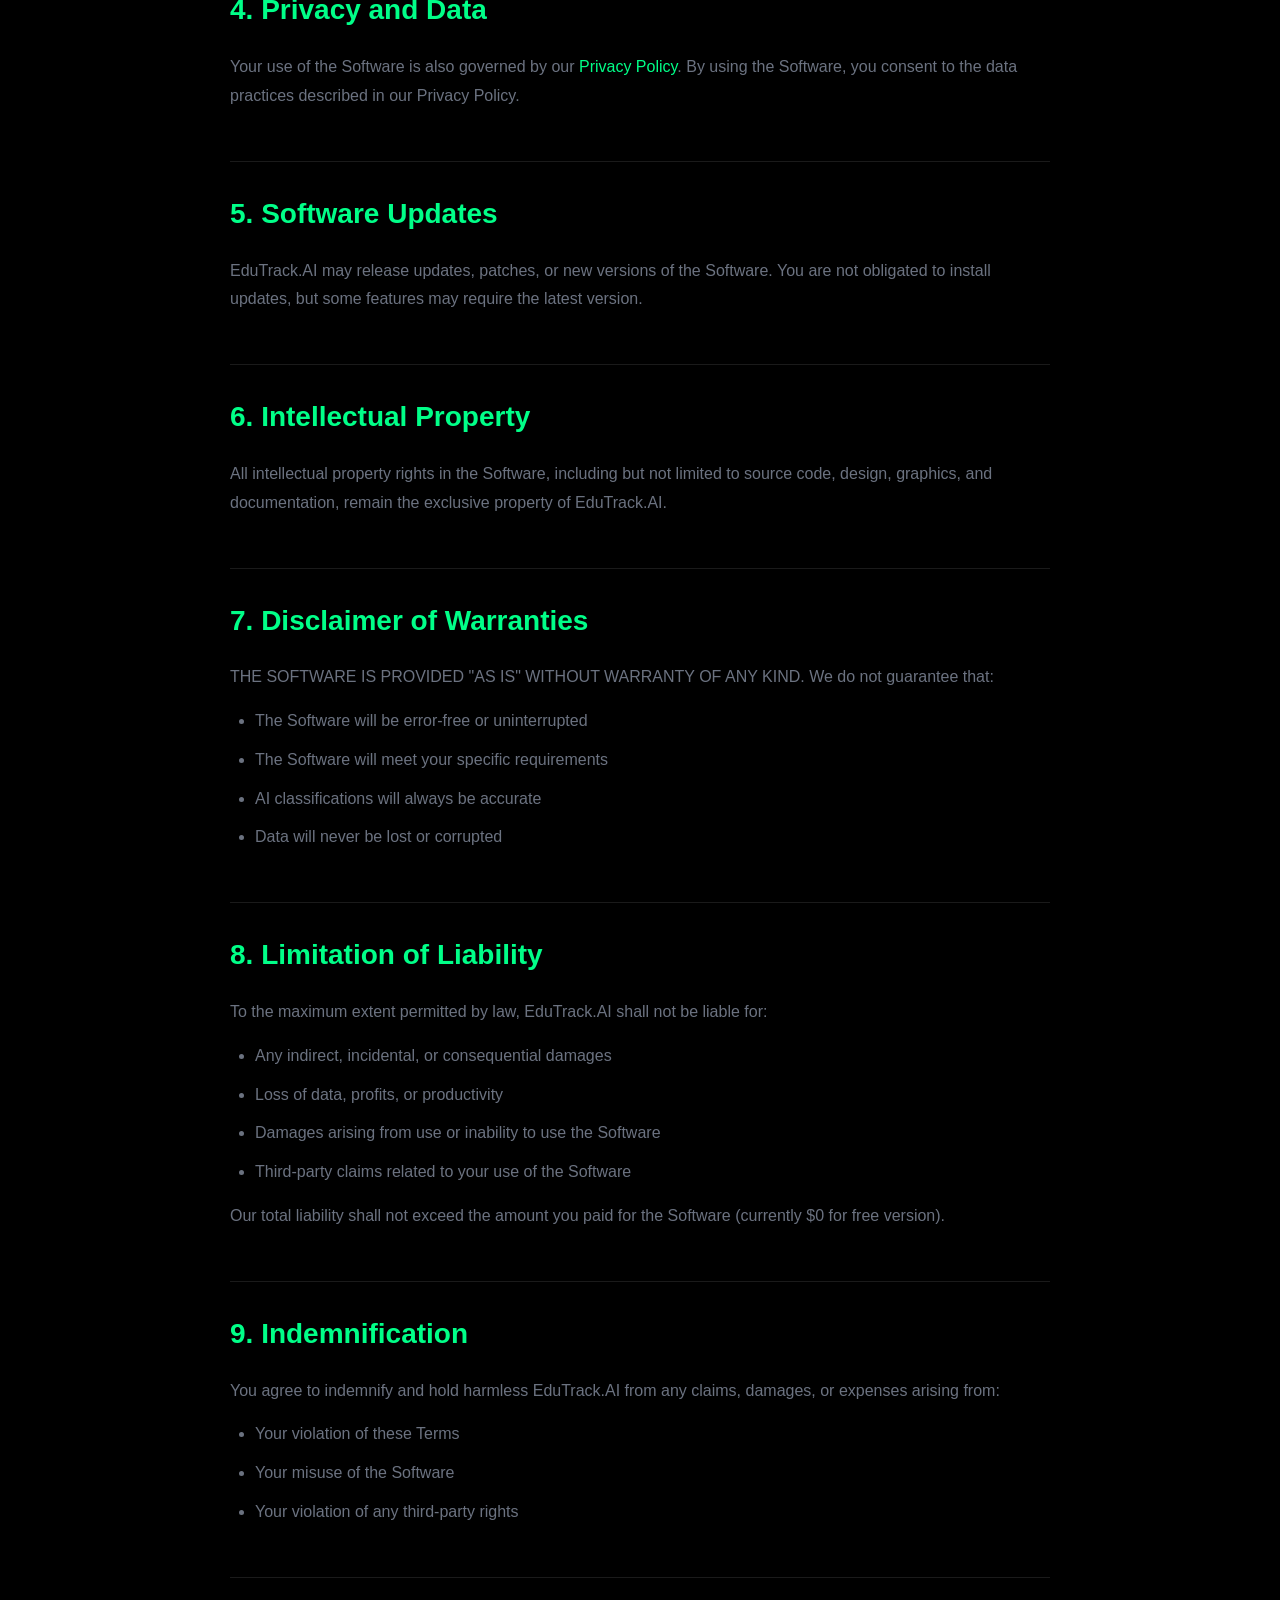
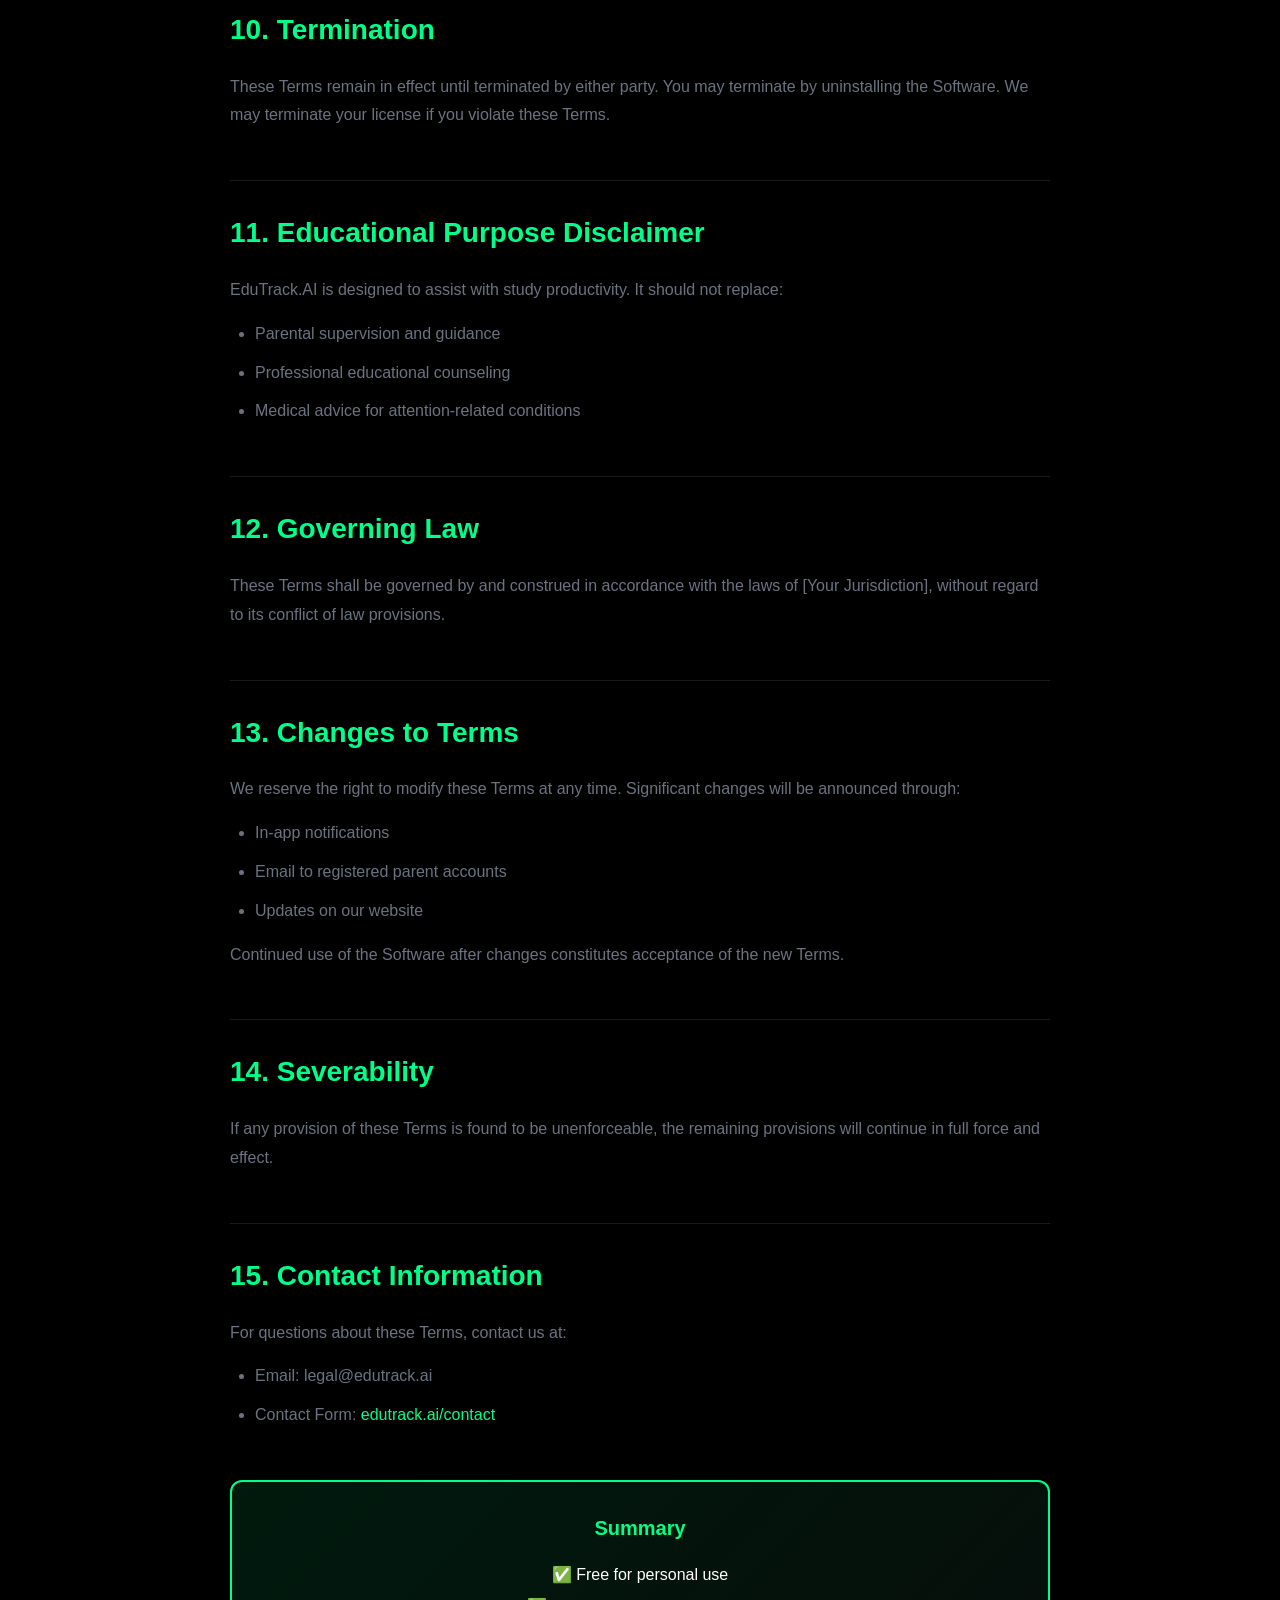
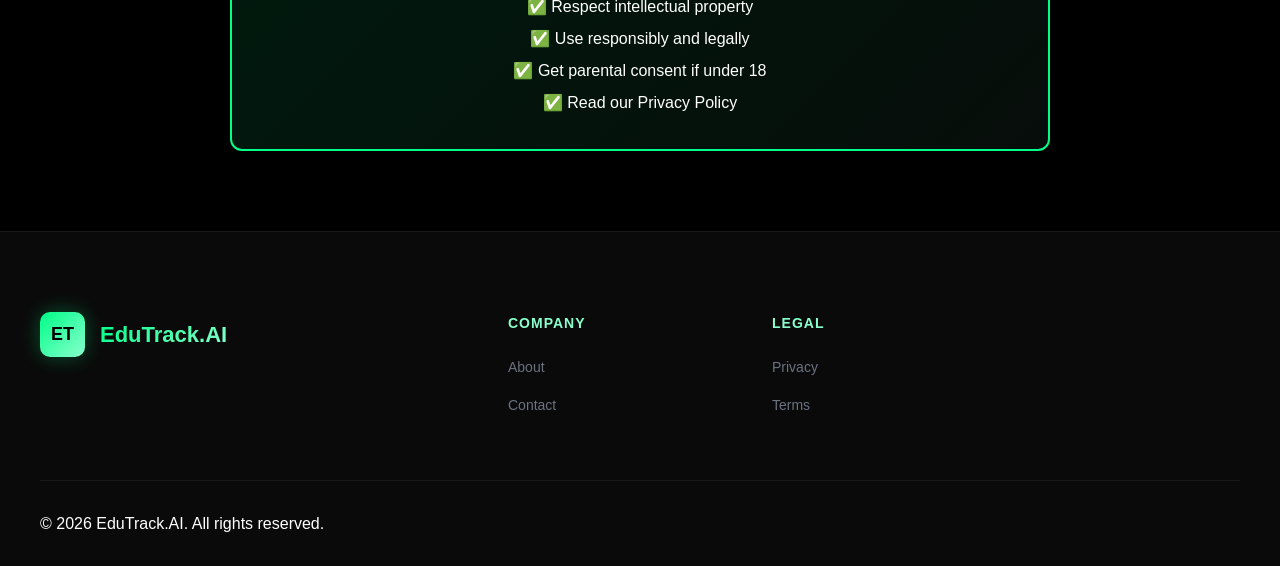
<file: pages/terms.html>
<!DOCTYPE html>
<html lang="en">
<head>
    <meta charset="UTF-8">
    <meta name="viewport" content="width=device-width, initial-scale=1.0">
    <title>Terms of Service - EduTrack.AI</title>
    <link rel="stylesheet" href="../css/styles.css">
</head>
<body>
    <div class="grid-background"></div>
    
    <nav id="navbar">
        <div class="nav-container">
            <a href="../index.html" class="logo" style="text-decoration: none;">
                <div class="logo-icon">ET</div>
                <div class="logo-text">EduTrack.AI</div>
            </a>
            <div class="nav-links">
                <a href="../index.html#features">Features</a>
                <a href="../index.html#demo">Demo</a>
                <a href="../index.html#download">Download</a>
            </div>
        </div>
    </nav>
    
    <section class="content-page">
        <div class="content-container legal-page">
            <h1 class="page-title">Terms of Service</h1>
            <p class="page-subtitle">Last Updated: March 9, 2026</p>
            
            <div class="content-section">
                <h2>1. Acceptance of Terms</h2>
                <p>By downloading, installing, or using EduTrack.AI ("the Software"), you agree to be bound by these Terms of Service. If you do not agree to these terms, do not use the Software.</p>
            </div>
            
            <div class="content-section">
                <h2>2. License Grant</h2>
                <h3>2.1 Free Personal Use</h3>
                <p>EduTrack.AI grants you a non-exclusive, non-transferable license to use the Software for personal, non-commercial purposes.</p>
                
                <h3>2.2 Restrictions</h3>
                <p>You may NOT:</p>
                <ul>
                    <li>Modify, reverse engineer, or decompile the Software</li>
                    <li>Remove or alter any copyright notices</li>
                    <li>Distribute or resell the Software</li>
                    <li>Use the Software for illegal purposes</li>
                    <li>Attempt to circumvent security features</li>
                </ul>
            </div>
            
            <div class="content-section">
                <h2>3. User Responsibilities</h2>
                <h3>3.1 Appropriate Use</h3>
                <p>You agree to:</p>
                <ul>
                    <li>Use the Software only for its intended purpose (study productivity monitoring)</li>
                    <li>Provide accurate information when setting up parent accounts</li>
                    <li>Maintain the confidentiality of parent access passwords</li>
                    <li>Not use the Software to monitor others without their consent</li>
                </ul>
                
                <h3>3.2 Parental Consent</h3>
                <p>If you are under 18 years old, you must obtain parental consent before using the Software. Parents/guardians are responsible for monitoring their child's use of the Software.</p>
            </div>
            
            <div class="content-section">
                <h2>4. Privacy and Data</h2>
                <p>Your use of the Software is also governed by our <a href="privacy.html">Privacy Policy</a>. By using the Software, you consent to the data practices described in our Privacy Policy.</p>
            </div>
            
            <div class="content-section">
                <h2>5. Software Updates</h2>
                <p>EduTrack.AI may release updates, patches, or new versions of the Software. You are not obligated to install updates, but some features may require the latest version.</p>
            </div>
            
            <div class="content-section">
                <h2>6. Intellectual Property</h2>
                <p>All intellectual property rights in the Software, including but not limited to source code, design, graphics, and documentation, remain the exclusive property of EduTrack.AI.</p>
            </div>
            
            <div class="content-section">
                <h2>7. Disclaimer of Warranties</h2>
                <p>THE SOFTWARE IS PROVIDED "AS IS" WITHOUT WARRANTY OF ANY KIND. We do not guarantee that:</p>
                <ul>
                    <li>The Software will be error-free or uninterrupted</li>
                    <li>The Software will meet your specific requirements</li>
                    <li>AI classifications will always be accurate</li>
                    <li>Data will never be lost or corrupted</li>
                </ul>
            </div>
            
            <div class="content-section">
                <h2>8. Limitation of Liability</h2>
                <p>To the maximum extent permitted by law, EduTrack.AI shall not be liable for:</p>
                <ul>
                    <li>Any indirect, incidental, or consequential damages</li>
                    <li>Loss of data, profits, or productivity</li>
                    <li>Damages arising from use or inability to use the Software</li>
                    <li>Third-party claims related to your use of the Software</li>
                </ul>
                <p>Our total liability shall not exceed the amount you paid for the Software (currently $0 for free version).</p>
            </div>
            
            <div class="content-section">
                <h2>9. Indemnification</h2>
                <p>You agree to indemnify and hold harmless EduTrack.AI from any claims, damages, or expenses arising from:</p>
                <ul>
                    <li>Your violation of these Terms</li>
                    <li>Your misuse of the Software</li>
                    <li>Your violation of any third-party rights</li>
                </ul>
            </div>
            
            <div class="content-section">
                <h2>10. Termination</h2>
                <p>These Terms remain in effect until terminated by either party. You may terminate by uninstalling the Software. We may terminate your license if you violate these Terms.</p>
            </div>
            
            <div class="content-section">
                <h2>11. Educational Purpose Disclaimer</h2>
                <p>EduTrack.AI is designed to assist with study productivity. It should not replace:</p>
                <ul>
                    <li>Parental supervision and guidance</li>
                    <li>Professional educational counseling</li>
                    <li>Medical advice for attention-related conditions</li>
                </ul>
            </div>
            
            <div class="content-section">
                <h2>12. Governing Law</h2>
                <p>These Terms shall be governed by and construed in accordance with the laws of [Your Jurisdiction], without regard to its conflict of law provisions.</p>
            </div>
            
            <div class="content-section">
                <h2>13. Changes to Terms</h2>
                <p>We reserve the right to modify these Terms at any time. Significant changes will be announced through:</p>
                <ul>
                    <li>In-app notifications</li>
                    <li>Email to registered parent accounts</li>
                    <li>Updates on our website</li>
                </ul>
                <p>Continued use of the Software after changes constitutes acceptance of the new Terms.</p>
            </div>
            
            <div class="content-section">
                <h2>14. Severability</h2>
                <p>If any provision of these Terms is found to be unenforceable, the remaining provisions will continue in full force and effect.</p>
            </div>
            
            <div class="content-section">
                <h2>15. Contact Information</h2>
                <p>For questions about these Terms, contact us at:</p>
                <ul>
                    <li>Email: legal@edutrack.ai</li>
                    <li>Contact Form: <a href="contact.html">edutrack.ai/contact</a></li>
                </ul>
            </div>
            
            <div class="terms-summary">
                <h3>Summary</h3>
                <p>✅ Free for personal use<br>
                ✅ Respect intellectual property<br>
                ✅ Use responsibly and legally<br>
                ✅ Get parental consent if under 18<br>
                ✅ Read our Privacy Policy</p>
            </div>
        </div>
    </section>
    
    <footer>
        <div class="footer-container">
            <div class="footer-grid">
                <div class="footer-section footer-brand">
                    <div class="footer-logo-main">
                        <div class="footer-logo-icon">ET</div>
                        <div class="footer-logo-text">EduTrack.AI</div>
                    </div>
                </div>
                <div class="footer-section">
                    <h4>Company</h4>
                    <ul class="footer-links">
                        <li><a href="about.html">About</a></li>
                        <li><a href="contact.html">Contact</a></li>
                    </ul>
                </div>
                <div class="footer-section">
                    <h4>Legal</h4>
                    <ul class="footer-links">
                        <li><a href="privacy.html">Privacy</a></li>
                        <li><a href="terms.html">Terms</a></li>
                    </ul>
                </div>
            </div>
            <div class="footer-bottom">
                <p>© 2026 EduTrack.AI. All rights reserved.</p>
            </div>
        </div>
    </footer>
    
    <script src="../js/main.js"></script>
</body>
</html>
</file>
<file: css/styles.css>
/* Reset & Base */
* {
    margin: 0;
    padding: 0;
    box-sizing: border-box;
}

:root {
    --bg-primary: #000000;
    --bg-secondary: #0a0a0a;
    --bg-tertiary: #121212;
    --accent-primary: #00ff88;
    --accent-crystal: #88ffcc;
    --text-primary: #ffffff;
    --text-secondary: #6b7280;
    --text-muted: #374151;
    --border-color: #1a1a1a;
}

body {
    font-family: 'Segoe UI', Tahoma, Geneva, Verdana, sans-serif;
    background: var(--bg-primary);
    color: var(--text-primary);
    overflow-x: hidden;
    line-height: 1.6;
}

/* Animated Background */
.grid-background {
    position: fixed;
    top: 0;
    left: 0;
    width: 100%;
    height: 100%;
    background-image: 
        linear-gradient(var(--border-color) 1px, transparent 1px),
        linear-gradient(90deg, var(--border-color) 1px, transparent 1px);
    background-size: 50px 50px;
    opacity: 0.2;
    z-index: 0;
    animation: gridMove 20s linear infinite;
}

@keyframes gridMove {
    0% { transform: translate(0, 0); }
    100% { transform: translate(50px, 50px); }
}

.particles {
    position: fixed;
    width: 100%;
    height: 100%;
    z-index: 1;
    pointer-events: none;
}

.particle {
    position: absolute;
    width: 3px;
    height: 3px;
    background: var(--accent-primary);
    border-radius: 50%;
    opacity: 0.3;
    box-shadow: 0 0 10px var(--accent-primary);
    animation: float 20s infinite;
}

.particle:nth-child(1) { left: 10%; top: 20%; animation-delay: 0s; }
.particle:nth-child(2) { left: 30%; top: 60%; animation-delay: 2s; }
.particle:nth-child(3) { left: 50%; top: 30%; animation-delay: 4s; }
.particle:nth-child(4) { left: 70%; top: 70%; animation-delay: 6s; }
.particle:nth-child(5) { left: 90%; top: 40%; animation-delay: 8s; }

@keyframes float {
    0%, 100% { transform: translateY(0) translateX(0); }
    25% { transform: translateY(-100px) translateX(50px); }
    50% { transform: translateY(-200px) translateX(-30px); }
    75% { transform: translateY(-100px) translateX(80px); }
}

/* Navigation */
nav {
    position: fixed;
    top: 0;
    left: 0;
    right: 0;
    z-index: 1000;
    background: rgba(0, 0, 0, 0.9);
    backdrop-filter: blur(10px);
    border-bottom: 1px solid var(--border-color);
    transition: all 0.3s ease;
}

.nav-container {
    max-width: 1400px;
    margin: 0 auto;
    padding: 20px 40px;
    display: flex;
    justify-content: space-between;
    align-items: center;
}

.logo {
    display: flex;
    align-items: center;
    gap: 15px;
}

.logo-icon {
    width: 45px;
    height: 45px;
    background: linear-gradient(135deg, var(--accent-primary), var(--accent-crystal));
    border-radius: 10px;
    display: flex;
    align-items: center;
    justify-content: center;
    font-weight: 900;
    font-size: 20px;
    color: #000;
    box-shadow: 
        0 0 20px rgba(0, 255, 136, 0.5),
        0 0 40px rgba(0, 255, 136, 0.2);
    position: relative;
    overflow: hidden;
}

.logo-icon::before {
    content: '';
    position: absolute;
    top: -50%;
    left: -50%;
    width: 200%;
    height: 200%;
    background: linear-gradient(45deg, transparent, rgba(255, 255, 255, 0.3), transparent);
    animation: logoShine 3s infinite;
}

@keyframes logoShine {
    0% { transform: translateX(-100%) rotate(45deg); }
    100% { transform: translateX(100%) rotate(45deg); }
}

.logo-text {
    font-size: 24px;
    font-weight: 700;
    background: linear-gradient(135deg, var(--accent-primary), var(--accent-crystal));
    -webkit-background-clip: text;
    -webkit-text-fill-color: transparent;
    background-clip: text;
}

.nav-links {
    display: flex;
    gap: 40px;
}

.nav-links a {
    color: var(--text-secondary);
    text-decoration: none;
    font-size: 14px;
    font-weight: 500;
    text-transform: uppercase;
    letter-spacing: 1px;
    transition: all 0.3s ease;
    position: relative;
}

.nav-links a::after {
    content: '';
    position: absolute;
    bottom: -5px;
    left: 0;
    width: 0;
    height: 2px;
    background: var(--accent-primary);
    transition: width 0.3s ease;
    box-shadow: 0 0 10px var(--accent-primary);
}

.nav-links a:hover {
    color: var(--accent-primary);
}

.nav-links a:hover::after {
    width: 100%;
}

/* Hero Section */
.hero {
    position: relative;
    min-height: 100vh;
    display: flex;
    align-items: center;
    justify-content: center;
    padding: 120px 40px 80px;
    overflow: hidden;
    z-index: 10;
}

.hero-content {
    max-width: 1400px;
    text-align: center;
    z-index: 10;
}

.hero-badge {
    display: inline-flex;
    align-items: center;
    gap: 10px;
    background: rgba(0, 255, 136, 0.1);
    border: 1px solid rgba(0, 255, 136, 0.3);
    padding: 10px 25px;
    border-radius: 50px;
    margin-bottom: 30px;
    font-size: 13px;
    letter-spacing: 1px;
    color: var(--accent-crystal);
    animation: fadeInUp 1s ease-out;
}

@keyframes fadeInUp {
    from {
        opacity: 0;
        transform: translateY(30px);
    }
    to {
        opacity: 1;
        transform: translateY(0);
    }
}

.hero h1 {
    font-size: 80px;
    font-weight: 900;
    line-height: 1.1;
    margin-bottom: 25px;
    background: linear-gradient(135deg, #ffffff, var(--accent-crystal));
    -webkit-background-clip: text;
    -webkit-text-fill-color: transparent;
    background-clip: text;
    animation: fadeInUp 1s ease-out 0.2s backwards;
}

.hero h1 .highlight {
    background: linear-gradient(135deg, var(--accent-primary), var(--accent-crystal));
    -webkit-background-clip: text;
    -webkit-text-fill-color: transparent;
    background-clip: text;
    filter: drop-shadow(0 0 30px rgba(0, 255, 136, 0.5));
}

.hero p {
    font-size: 20px;
    color: var(--text-secondary);
    max-width: 700px;
    margin: 0 auto 50px;
    line-height: 1.8;
    animation: fadeInUp 1s ease-out 0.4s backwards;
}

.cta-buttons {
    display: flex;
    gap: 20px;
    justify-content: center;
    animation: fadeInUp 1s ease-out 0.6s backwards;
}

.btn {
    padding: 18px 40px;
    border: none;
    border-radius: 12px;
    font-size: 15px;
    font-weight: 600;
    cursor: pointer;
    transition: all 0.3s ease;
    text-transform: uppercase;
    letter-spacing: 1px;
    text-decoration: none;
    display: inline-flex;
    align-items: center;
    gap: 10px;
    position: relative;
    overflow: hidden;
}

.btn-primary {
    background: linear-gradient(135deg, var(--accent-primary), var(--accent-crystal));
    color: #000;
    box-shadow: 
        0 10px 30px rgba(0, 255, 136, 0.4),
        0 0 40px rgba(0, 255, 136, 0.2);
}

.btn-primary::before {
    content: '';
    position: absolute;
    top: 0;
    left: -100%;
    width: 100%;
    height: 100%;
    background: linear-gradient(90deg, transparent, rgba(255, 255, 255, 0.4), transparent);
    transition: left 0.5s;
}

.btn-primary:hover::before {
    left: 100%;
}

.btn-primary:hover {
    transform: translateY(-3px);
    box-shadow: 
        0 15px 40px rgba(0, 255, 136, 0.6),
        0 0 60px rgba(0, 255, 136, 0.3);
}

.btn-secondary {
    background: rgba(255, 255, 255, 0.05);
    color: var(--text-primary);
    border: 1px solid rgba(0, 255, 136, 0.3);
}

.btn-secondary:hover {
    background: rgba(0, 255, 136, 0.1);
    border-color: var(--accent-primary);
    transform: translateY(-3px);
}

/* Sections */
.section-container {
    max-width: 1400px;
    margin: 0 auto;
    padding: 100px 40px;
}

.section-title {
    font-size: 48px;
    font-weight: 700;
    text-align: center;
    margin-bottom: 20px;
    background: linear-gradient(135deg, var(--accent-primary), var(--accent-crystal));
    -webkit-background-clip: text;
    -webkit-text-fill-color: transparent;
    background-clip: text;
}

.section-subtitle {
    font-size: 18px;
    color: var(--text-secondary);
    text-align: center;
    margin-bottom: 60px;
}

/* Features Grid */
.features-section {
    position: relative;
    z-index: 10;
    background: var(--bg-secondary);
}

.features-grid {
    display: grid;
    grid-template-columns: repeat(3, 1fr);
    gap: 30px;
}

.feature-card {
    background: var(--bg-tertiary);
    border: 1px solid var(--border-color);
    border-radius: 16px;
    padding: 35px;
    transition: all 0.3s ease;
    position: relative;
}

.feature-card:hover {
    border-color: var(--accent-primary);
    transform: translateY(-5px);
    box-shadow: 0 10px 40px rgba(0, 255, 136, 0.15);
}

.feature-icon {
    font-size: 40px;
    margin-bottom: 20px;
}

.feature-card h3 {
    font-size: 20px;
    font-weight: 600;
    margin-bottom: 12px;
    color: var(--accent-crystal);
}

.feature-card p {
    color: var(--text-secondary);
    font-size: 14px;
    line-height: 1.7;
}

/* Demo Section */
.demo-section {
    position: relative;
    z-index: 10;
}

.demo-window {
    margin: 50px auto;
    max-width: 1000px;
    background: var(--bg-secondary);
    border: 2px solid var(--accent-primary);
    border-radius: 20px;
    overflow: hidden;
    box-shadow: 0 30px 80px rgba(0, 255, 136, 0.3);
}

.demo-header {
    background: var(--bg-tertiary);
    padding: 15px 20px;
    display: flex;
    align-items: center;
    gap: 15px;
    border-bottom: 1px solid var(--border-color);
}

.demo-dots {
    display: flex;
    gap: 8px;
}

.demo-dots span {
    width: 12px;
    height: 12px;
    border-radius: 50%;
    background: var(--text-muted);
}

.demo-dots span:nth-child(1) { background: #ff4757; }
.demo-dots span:nth-child(2) { background: #ffd93d; }
.demo-dots span:nth-child(3) { background: #00ff88; }

.demo-title {
    font-size: 14px;
    color: var(--text-secondary);
}

.demo-content {
    background: var(--bg-primary);
    padding: 40px;
}

/* Mini Dashboard */
.mini-dashboard {
    width: 100%;
}

.mini-header {
    display: flex;
    justify-content: space-between;
    align-items: center;
    margin-bottom: 30px;
    padding-bottom: 20px;
    border-bottom: 2px solid var(--accent-primary);
}

.mini-logo {
    font-size: 28px;
    font-weight: 700;
    background: linear-gradient(135deg, var(--accent-primary), var(--accent-crystal));
    -webkit-background-clip: text;
    -webkit-text-fill-color: transparent;
}

.mini-status {
    display: flex;
    align-items: center;
    gap: 8px;
    font-size: 12px;
    color: var(--text-secondary);
}

.status-dot {
    width: 10px;
    height: 10px;
    background: var(--accent-primary);
    border-radius: 50%;
    animation: pulse 2s infinite;
}

@keyframes pulse {
    0%, 100% { opacity: 1; transform: scale(1); }
    50% { opacity: 0.5; transform: scale(1.2); }
}

.mini-stats {
    display: grid;
    grid-template-columns: repeat(3, 1fr);
    gap: 20px;
    margin-bottom: 30px;
}

.mini-stat-card {
    background: var(--bg-secondary);
    border: 1px solid var(--border-color);
    border-radius: 12px;
    padding: 20px;
    text-align: center;
}

.stat-label {
    font-size: 11px;
    color: var(--text-muted);
    text-transform: uppercase;
    letter-spacing: 1px;
    margin-bottom: 10px;
}

.stat-value {
    font-size: 32px;
    font-weight: 700;
    color: var(--accent-primary);
    margin-bottom: 8px;
}

.stat-value.warning {
    color: #ff4757;
}

.stat-tag {
    font-size: 12px;
    color: var(--text-secondary);
}

.mini-timer {
    background: var(--bg-secondary);
    border: 2px solid var(--accent-primary);
    border-radius: 12px;
    padding: 30px;
    text-align: center;
    margin-bottom: 30px;
}

.timer-label {
    font-size: 11px;
    color: var(--text-muted);
    margin-bottom: 10px;
}

.timer-display {
    font-size: 48px;
    font-weight: 700;
    color: var(--accent-primary);
    text-shadow: 0 0 20px rgba(0, 255, 136, 0.5);
}

.mini-chart {
    background: var(--bg-secondary);
    border: 1px solid var(--border-color);
    border-radius: 12px;
    padding: 20px;
}

.chart-label {
    font-size: 11px;
    color: var(--text-muted);
    margin-bottom: 15px;
}

.chart-bars {
    display: flex;
    align-items: flex-end;
    gap: 10px;
    height: 150px;
    margin-bottom: 10px;
}

.chart-bar {
    flex: 1;
    background: linear-gradient(to top, var(--accent-primary), var(--accent-crystal));
    border-radius: 6px 6px 0 0;
    animation: barGrow 1s ease-out;
}

@keyframes barGrow {
    from { height: 0; }
}

.chart-labels {
    display: flex;
    justify-content: space-around;
    font-size: 11px;
    color: var(--text-muted);
}

/* Download Section */
.download-section {
    position: relative;
    z-index: 10;
}

.download-cards {
    display: grid;
    grid-template-columns: repeat(2, 1fr);
    gap: 30px;
    max-width: 1000px;
    margin: 0 auto;
}

.download-card {
    background: var(--bg-secondary);
    border: 2px solid var(--border-color);
    border-radius: 20px;
    padding: 50px 40px;
    text-align: center;
    transition: all 0.4s ease;
}

.download-card:hover {
    border-color: var(--accent-primary);
    transform: translateY(-10px);
    box-shadow: 0 20px 60px rgba(0, 255, 136, 0.2);
}

.platform-icon {
    margin-bottom: 25px;
    display: flex;
    justify-content: center;
    align-items: center;
    min-height: 80px;
}

.platform-icon svg {
    filter: drop-shadow(0 5px 15px rgba(0, 255, 136, 0.3));
    transition: transform 0.3s ease;
}

.download-card:hover .platform-icon svg {
    transform: scale(1.1);
}

.download-card h3 {
    font-size: 28px;
    margin-bottom: 10px;
}

.download-card p {
    color: var(--text-secondary);
    margin-bottom: 15px;
}

.download-details {
    display: flex;
    justify-content: center;
    align-items: center;
    gap: 10px;
    color: var(--text-muted);
    font-size: 13px;
    margin-bottom: 25px;
    min-height: 20px;
}

/* Footer */
footer {
    background: var(--bg-secondary);
    border-top: 1px solid var(--border-color);
    padding: 80px 40px 30px;
    position: relative;
    z-index: 10;
}

.footer-container {
    max-width: 1400px;
    margin: 0 auto;
}

.footer-grid {
    display: grid;
    grid-template-columns: 2fr 1fr 1fr 1fr;
    gap: 60px;
    margin-bottom: 50px;
}

.footer-section h4 {
    font-size: 14px;
    font-weight: 600;
    text-transform: uppercase;
    letter-spacing: 1px;
    color: var(--accent-crystal);
    margin-bottom: 20px;
}

.footer-links {
    list-style: none;
    padding: 0;
}

.footer-links li {
    margin-bottom: 12px;
}

.footer-links a {
    color: var(--text-secondary);
    text-decoration: none;
    font-size: 14px;
    transition: all 0.3s ease;
    display: inline-block;
}

.footer-links a:hover {
    color: var(--accent-primary);
    transform: translateX(5px);
}

.footer-brand {
    padding-right: 40px;
}

.footer-logo-main {
    display: flex;
    align-items: center;
    gap: 15px;
    margin-bottom: 20px;
}

.footer-logo-icon {
    width: 45px;
    height: 45px;
    background: linear-gradient(135deg, var(--accent-primary), var(--accent-crystal));
    border-radius: 10px;
    display: flex;
    align-items: center;
    justify-content: center;
    font-weight: 900;
    font-size: 18px;
    color: #000;
    box-shadow: 0 0 20px rgba(0, 255, 136, 0.3);
}

.footer-logo-text {
    font-size: 22px;
    font-weight: 700;
    background: linear-gradient(135deg, var(--accent-primary), var(--accent-crystal));
    -webkit-background-clip: text;
    -webkit-text-fill-color: transparent;
    background-clip: text;
}

.footer-description {
    color: var(--text-secondary);
    font-size: 14px;
    line-height: 1.7;
    margin-bottom: 25px;
}

.footer-social {
    display: flex;
    gap: 15px;
}

.social-link {
    width: 40px;
    height: 40px;
    border-radius: 10px;
    background: var(--bg-tertiary);
    border: 1px solid var(--border-color);
    display: flex;
    align-items: center;
    justify-content: center;
    color: var(--text-secondary);
    transition: all 0.3s ease;
}

.social-link:hover {
    background: var(--accent-primary);
    color: #000;
    border-color: var(--accent-primary);
    transform: translateY(-3px);
    box-shadow: 0 5px 20px rgba(0, 255, 136, 0.4);
}

.footer-bottom {
    display: flex;
    justify-content: space-between;
    align-items: center;
    padding-top: 30px;
    border-top: 1px solid var(--border-color);
}

.footer-bottom-left p {
    color: var(--text-muted);
    font-size: 13px;
    margin: 5px 0;
}

.footer-tagline {
    color: var(--text-secondary);
}

.footer-badge {
    display: inline-flex;
    align-items: center;
    gap: 8px;
    background: rgba(0, 255, 136, 0.1);
    border: 1px solid rgba(0, 255, 136, 0.3);
    padding: 8px 16px;
    border-radius: 20px;
    font-size: 12px;
    color: var(--accent-crystal);
}

.badge-dot {
    width: 8px;
    height: 8px;
    background: var(--accent-primary);
    border-radius: 50%;
    animation: pulse 2s infinite;
}

/* Footer Responsive */
@media (max-width: 968px) {
    .footer-grid {
        grid-template-columns: 1fr 1fr;
        gap: 40px;
    }
    
    .footer-brand {
        grid-column: 1 / -1;
    }
    
    .footer-bottom {
        flex-direction: column;
        gap: 20px;
        text-align: center;
    }
}

@media (max-width: 640px) {
    .footer-grid {
        grid-template-columns: 1fr;
        gap: 30px;
    }
}

/* Modal */
.modal {
    display: none;
    position: fixed;
    top: 0;
    left: 0;
    width: 100%;
    height: 100%;
    background: rgba(0, 0, 0, 0.9);
    z-index: 2000;
    justify-content: center;
    align-items: center;
    backdrop-filter: blur(10px);
}

.modal.active {
    display: flex;
    animation: fadeIn 0.3s ease-out;
}

@keyframes fadeIn {
    from { opacity: 0; }
    to { opacity: 1; }
}

.modal-content {
    background: var(--bg-secondary);
    border: 2px solid var(--accent-primary);
    border-radius: 20px;
    padding: 60px;
    max-width: 500px;
    text-align: center;
    box-shadow: 0 20px 60px rgba(0, 255, 136, 0.4);
    animation: scaleIn 0.3s ease-out;
}

@keyframes scaleIn {
    from { transform: scale(0.9); opacity: 0; }
    to { transform: scale(1); opacity: 1; }
}

.modal-icon {
    font-size: 80px;
    margin-bottom: 20px;
}

.modal-content h3 {
    font-size: 32px;
    margin-bottom: 15px;
    background: linear-gradient(135deg, var(--accent-primary), var(--accent-crystal));
    -webkit-background-clip: text;
    -webkit-text-fill-color: transparent;
}

.modal-content p {
    color: var(--text-secondary);
    margin-bottom: 30px;
}

/* Responsive */
@media (max-width: 968px) {
    .hero h1 { font-size: 50px; }
    .features-grid { grid-template-columns: repeat(2, 1fr); }
    .download-cards { grid-template-columns: 1fr; }
    .mini-stats { grid-template-columns: 1fr; }
}

@media (max-width: 640px) {
    .features-grid { grid-template-columns: 1fr; }
    .nav-links { display: none; }
    .hero h1 { font-size: 36px; }
}

/* Animations */
.fade-in {
    opacity: 0;
    animation: fadeInUp 0.6s ease-out forwards;
}

.fade-in:nth-child(1) { animation-delay: 0.1s; }
.fade-in:nth-child(2) { animation-delay: 0.2s; }
.fade-in:nth-child(3) { animation-delay: 0.3s; }
.fade-in:nth-child(4) { animation-delay: 0.4s; }
.fade-in:nth-child(5) { animation-delay: 0.5s; }
.fade-in:nth-child(6) { animation-delay: 0.6s; }
.fade-in:nth-child(7) { animation-delay: 0.7s; }
.fade-in:nth-child(8) { animation-delay: 0.8s; }
.fade-in:nth-child(9) { animation-delay: 0.9s; }

/* Content Pages Styles */
.content-page {
    position: relative;
    z-index: 10;
    min-height: 100vh;
    padding: 120px 0 80px;
}

.content-container {
    max-width: 900px;
    margin: 0 auto;
    padding: 0 40px;
}

.page-title {
    font-size: 48px;
    font-weight: 700;
    margin-bottom: 10px;
    background: linear-gradient(135deg, var(--accent-primary), var(--accent-crystal));
    -webkit-background-clip: text;
    -webkit-text-fill-color: transparent;
}

.page-subtitle {
    font-size: 16px;
    color: var(--text-secondary);
    margin-bottom: 50px;
}

.content-section {
    margin-bottom: 50px;
}

.content-section h2 {
    font-size: 32px;
    color: var(--accent-crystal);
    margin-bottom: 20px;
    margin-top: 40px;
}

.content-section h3 {
    font-size: 20px;
    color: var(--text-primary);
    margin: 25px 0 15px;
}

.content-section p {
    color: var(--text-secondary);
    line-height: 1.8;
    margin-bottom: 15px;
}

.content-section ul, .content-section ol {
    color: var(--text-secondary);
    line-height: 1.8;
    margin: 15px 0;
    padding-left: 25px;
}

.content-section li {
    margin-bottom: 10px;
}

.content-section a {
    color: var(--accent-primary);
    text-decoration: none;
    border-bottom: 1px solid transparent;
    transition: border-color 0.3s;
}

.content-section a:hover {
    border-bottom-color: var(--accent-primary);
}

.content-section code {
    background: var(--bg-tertiary);
    padding: 2px 8px;
    border-radius: 4px;
    font-family: 'Courier New', monospace;
    color: var(--accent-crystal);
    font-size: 14px;
}

/* Feature List for About Page */
.feature-list {
    display: grid;
    gap: 25px;
    margin: 30px 0;
}

.feature-item {
    background: var(--bg-tertiary);
    border: 1px solid var(--border-color);
    border-radius: 12px;
    padding: 25px;
    transition: all 0.3s ease;
}

.feature-item:hover {
    border-color: var(--accent-primary);
    transform: translateX(5px);
}

.feature-item h3 {
    margin: 0 0 10px 0;
    font-size: 18px;
}

.feature-item p {
    margin: 0;
    font-size: 14px;
}

.values-list {
    list-style: none;
    padding: 0;
}

.values-list li {
    background: var(--bg-tertiary);
    border-left: 3px solid var(--accent-primary);
    padding: 15px 20px;
    margin-bottom: 15px;
    border-radius: 6px;
}

.values-list strong {
    color: var(--accent-crystal);
}

/* Contact Page */
.contact-grid {
    display: grid;
    grid-template-columns: 1fr 1.5fr;
    gap: 40px;
    margin: 40px 0;
}

.contact-methods {
    display: flex;
    flex-direction: column;
    gap: 20px;
}

.contact-card {
    background: var(--bg-secondary);
    border: 1px solid var(--border-color);
    border-radius: 12px;
    padding: 30px;
    text-align: center;
}

.contact-icon {
    font-size: 40px;
    margin-bottom: 15px;
}

.contact-card h3 {
    font-size: 18px;
    margin-bottom: 10px;
}

.contact-card p {
    color: var(--text-secondary);
    font-size: 14px;
    margin-bottom: 20px;
}

.contact-link {
    color: var(--accent-primary);
    text-decoration: none;
    font-weight: 500;
}

.social-links-contact {
    display: flex;
    gap: 10px;
    justify-content: center;
}

.social-btn {
    background: var(--bg-tertiary);
    color: var(--text-primary);
    padding: 8px 20px;
    border-radius: 6px;
    text-decoration: none;
    font-size: 13px;
    border: 1px solid var(--border-color);
    transition: all 0.3s;
}

.social-btn:hover {
    border-color: var(--accent-primary);
    color: var(--accent-primary);
}

.contact-form-container {
    background: var(--bg-secondary);
    border: 1px solid var(--border-color);
    border-radius: 12px;
    padding: 40px;
}

.contact-form-container h2 {
    font-size: 24px;
    margin-bottom: 30px;
    color: var(--accent-crystal);
}

.form-group {
    margin-bottom: 20px;
}

.form-group label {
    display: block;
    margin-bottom: 8px;
    font-size: 14px;
    color: var(--text-primary);
    font-weight: 500;
}

.form-group input,
.form-group select,
.form-group textarea {
    width: 100%;
    background: var(--bg-tertiary);
    border: 1px solid var(--border-color);
    border-radius: 8px;
    padding: 12px 15px;
    color: var(--text-primary);
    font-size: 14px;
    font-family: inherit;
    transition: border-color 0.3s;
}

.form-group input:focus,
.form-group select:focus,
.form-group textarea:focus {
    outline: none;
    border-color: var(--accent-primary);
}

.form-group textarea {
    resize: vertical;
}

/* Legal Pages */
.legal-page h2 {
    color: var(--accent-primary);
    font-size: 28px;
    margin-top: 40px;
    padding-top: 30px;
    border-top: 1px solid var(--border-color);
}

.legal-page h3 {
    color: var(--accent-crystal);
    font-size: 20px;
}

.legal-page h4 {
    color: var(--text-primary);
    font-size: 16px;
    margin: 20px 0 10px;
}

.privacy-summary,
.terms-summary {
    background: linear-gradient(135deg, rgba(0, 255, 136, 0.1), rgba(136, 255, 204, 0.05));
    border: 2px solid var(--accent-primary);
    border-radius: 12px;
    padding: 30px;
    margin-top: 50px;
    text-align: center;
}

.privacy-summary h3,
.terms-summary h3 {
    color: var(--accent-primary);
    margin-bottom: 15px;
}

.privacy-summary p,
.terms-summary p {
    font-size: 16px;
    line-height: 2;
    margin: 0;
}

/* Support Page */
.support-options {
    display: grid;
    grid-template-columns: repeat(3, 1fr);
    gap: 30px;
    margin: 50px 0;
}

.support-card {
    background: var(--bg-secondary);
    border: 2px solid var(--border-color);
    border-radius: 16px;
    padding: 40px 30px;
    text-align: center;
    transition: all 0.3s ease;
}

.support-card:hover {
    border-color: var(--accent-primary);
    transform: translateY(-5px);
}

.support-icon {
    font-size: 50px;
    margin-bottom: 20px;
}

.support-card h3 {
    font-size: 20px;
    margin-bottom: 10px;
}

.support-card p {
    color: var(--text-secondary);
    margin-bottom: 25px;
}

.faq-category {
    margin: 40px 0;
}

.faq-category > h3 {
    font-size: 24px;
    color: var(--accent-primary);
    margin-bottom: 25px;
    padding-bottom: 15px;
    border-bottom: 2px solid var(--border-color);
}

.faq-item {
    background: var(--bg-tertiary);
    border: 1px solid var(--border-color);
    border-radius: 10px;
    padding: 25px;
    margin-bottom: 20px;
    transition: all 0.3s ease;
}

.faq-item:hover {
    border-color: var(--accent-primary);
}

.faq-item h4 {
    color: var(--accent-crystal);
    font-size: 16px;
    margin-bottom: 12px;
}

.faq-item p {
    margin: 0;
    font-size: 14px;
}

/* Responsive Content Pages */
@media (max-width: 968px) {
    .contact-grid {
        grid-template-columns: 1fr;
    }
    
    .support-options {
        grid-template-columns: 1fr;
    }
    
    .page-title {
        font-size: 36px;
    }
    
    .content-section h2 {
        font-size: 24px;
    }
}
</file>
